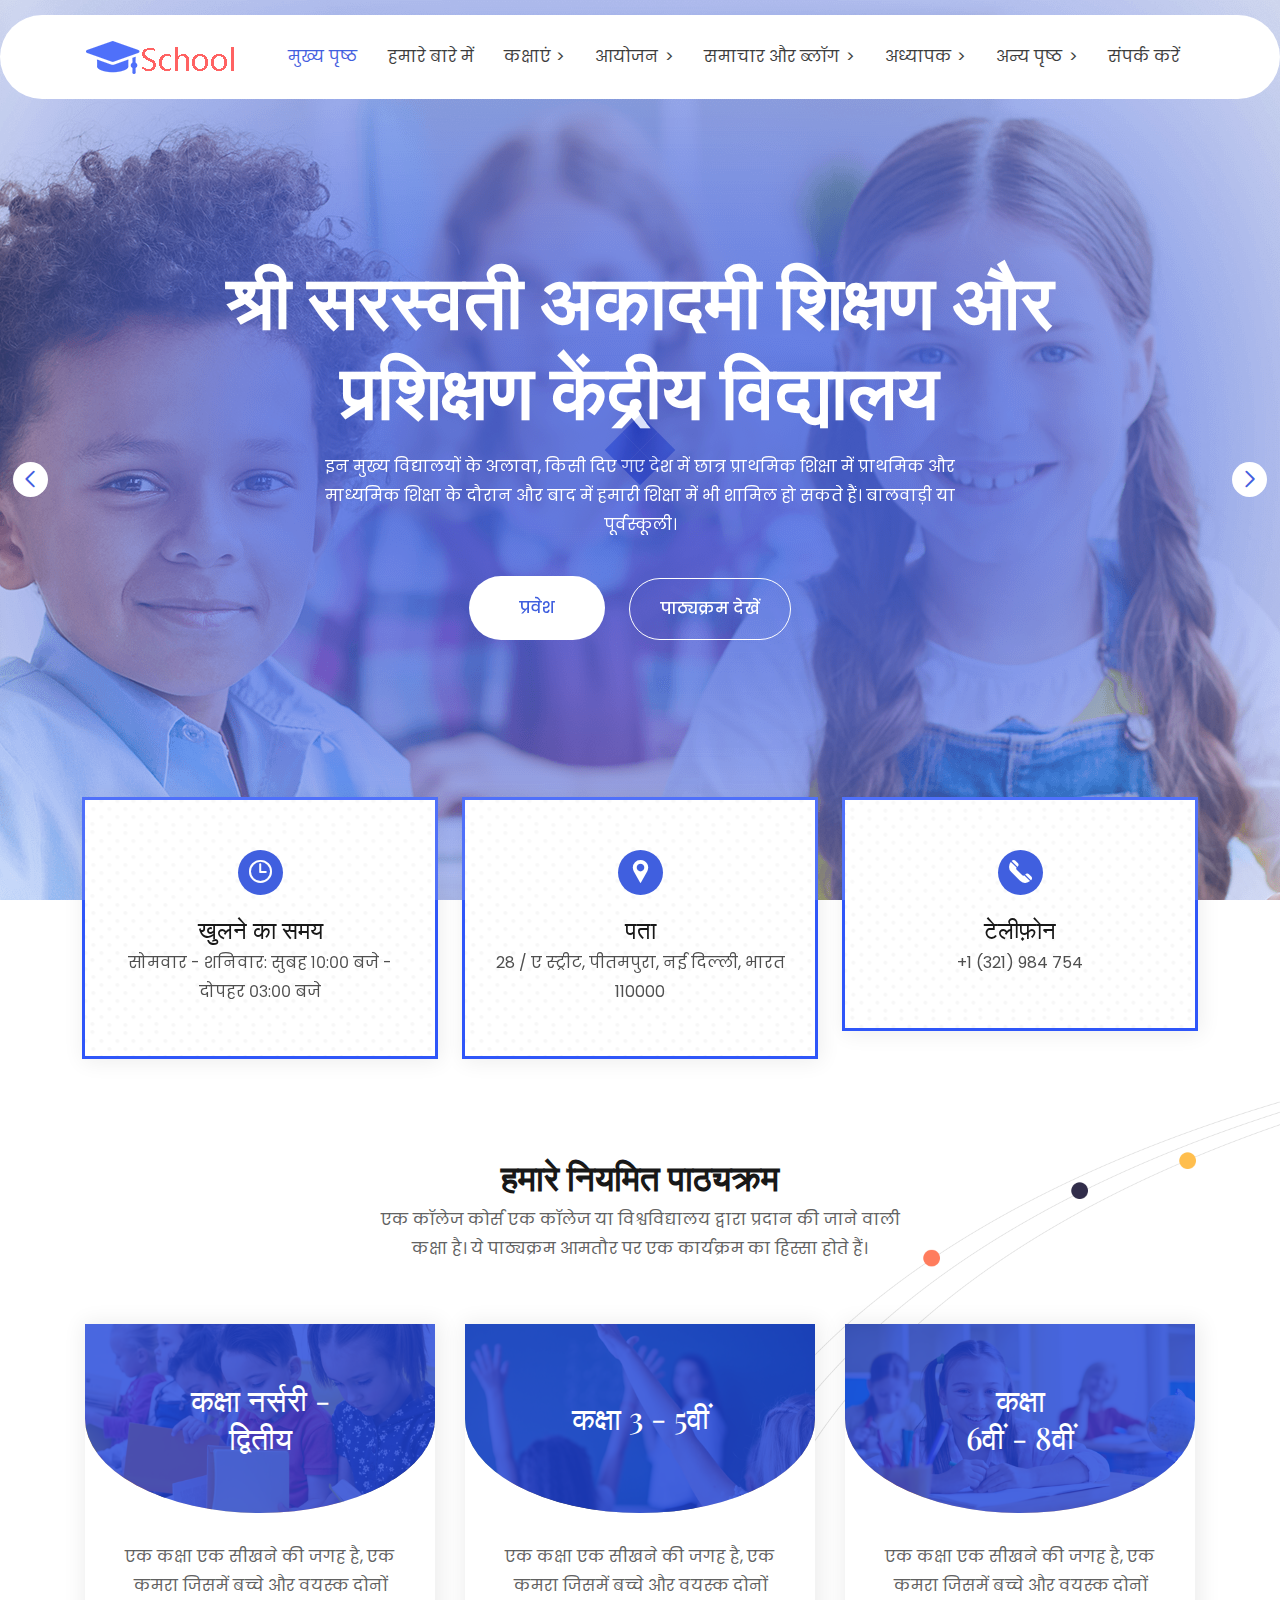
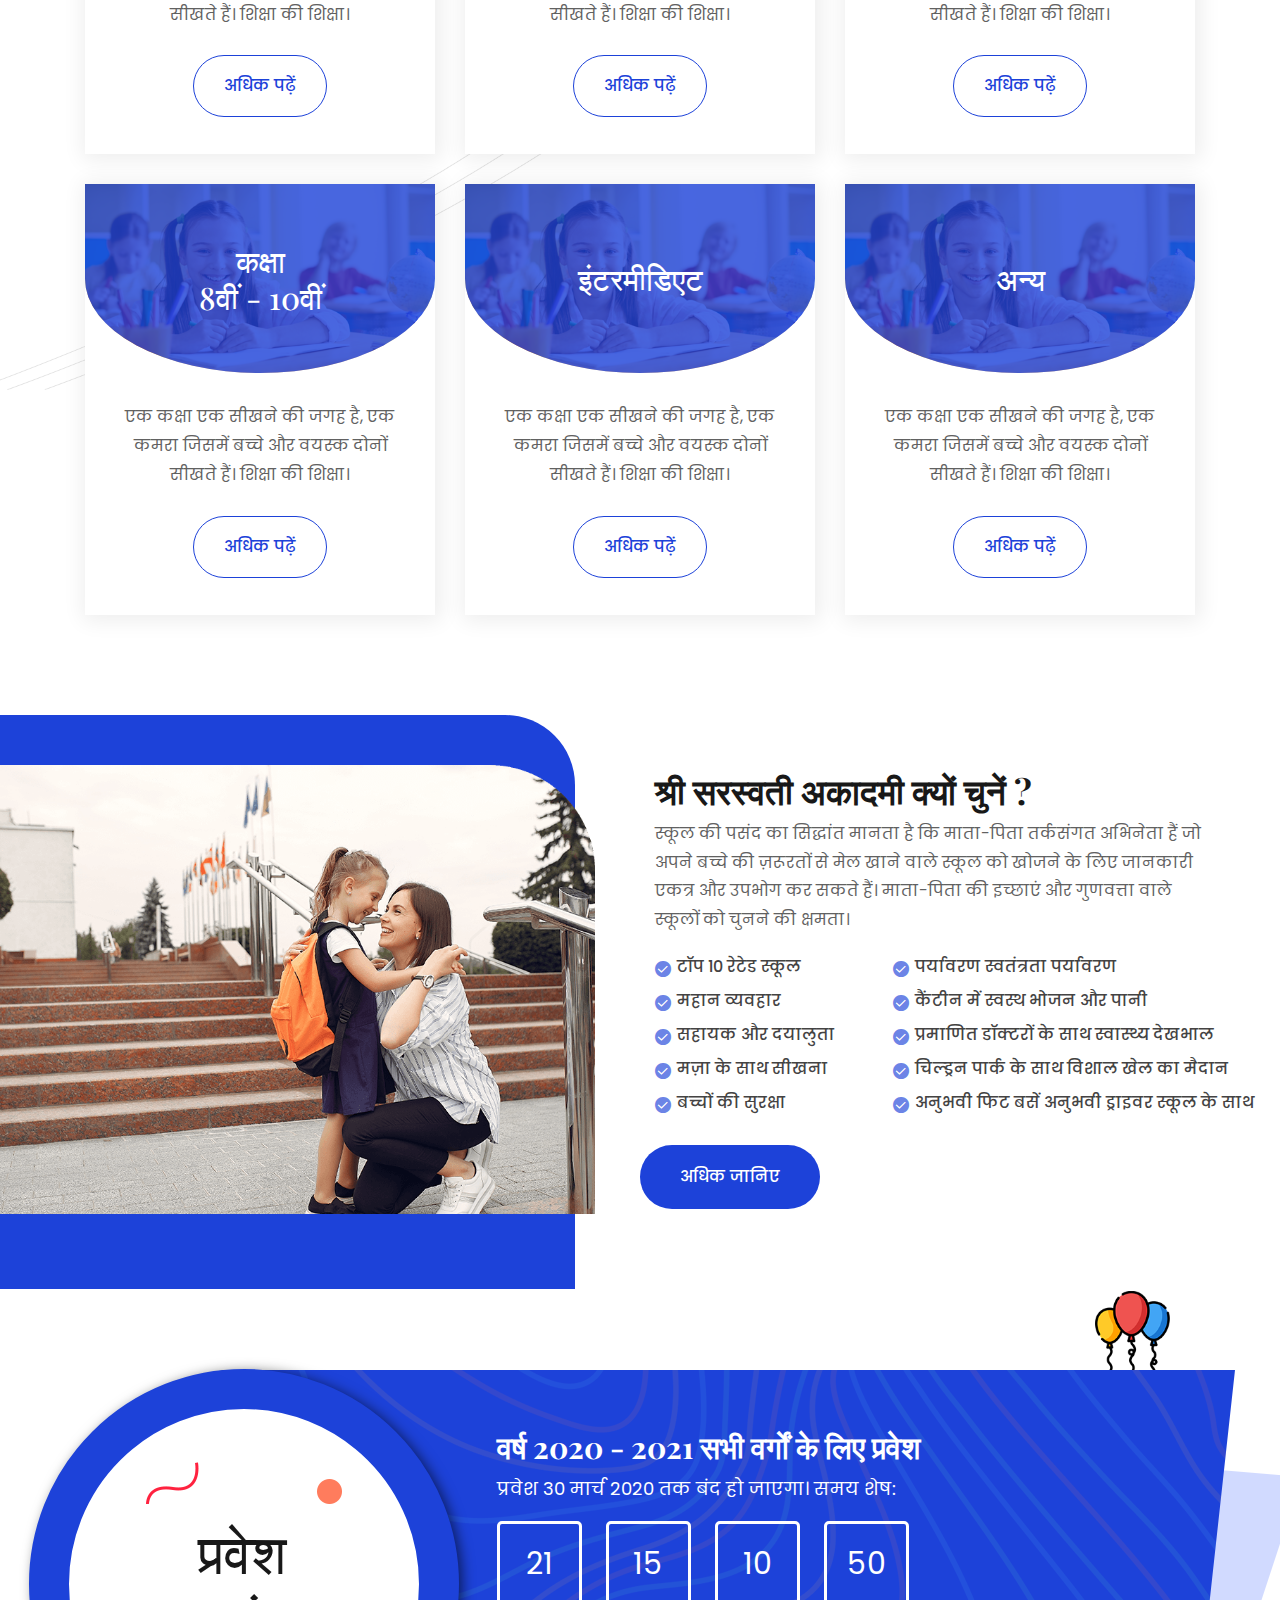
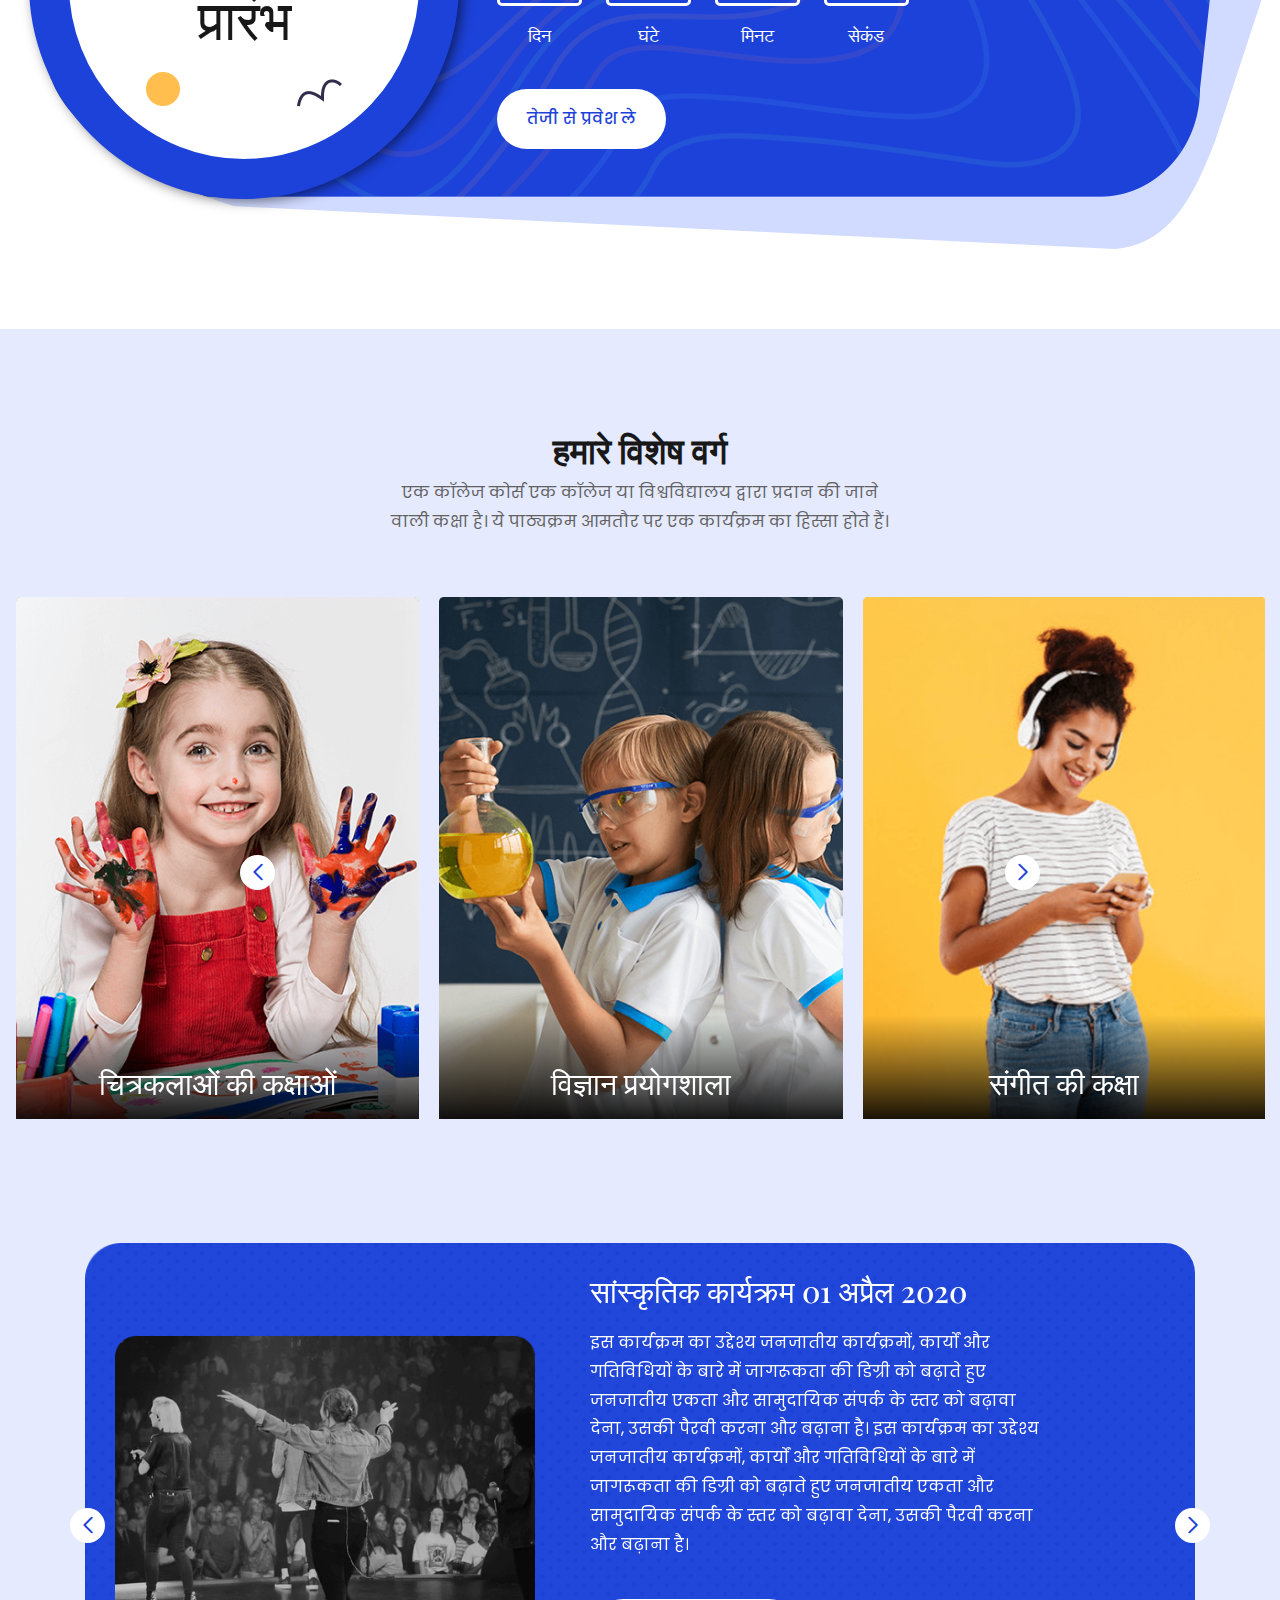
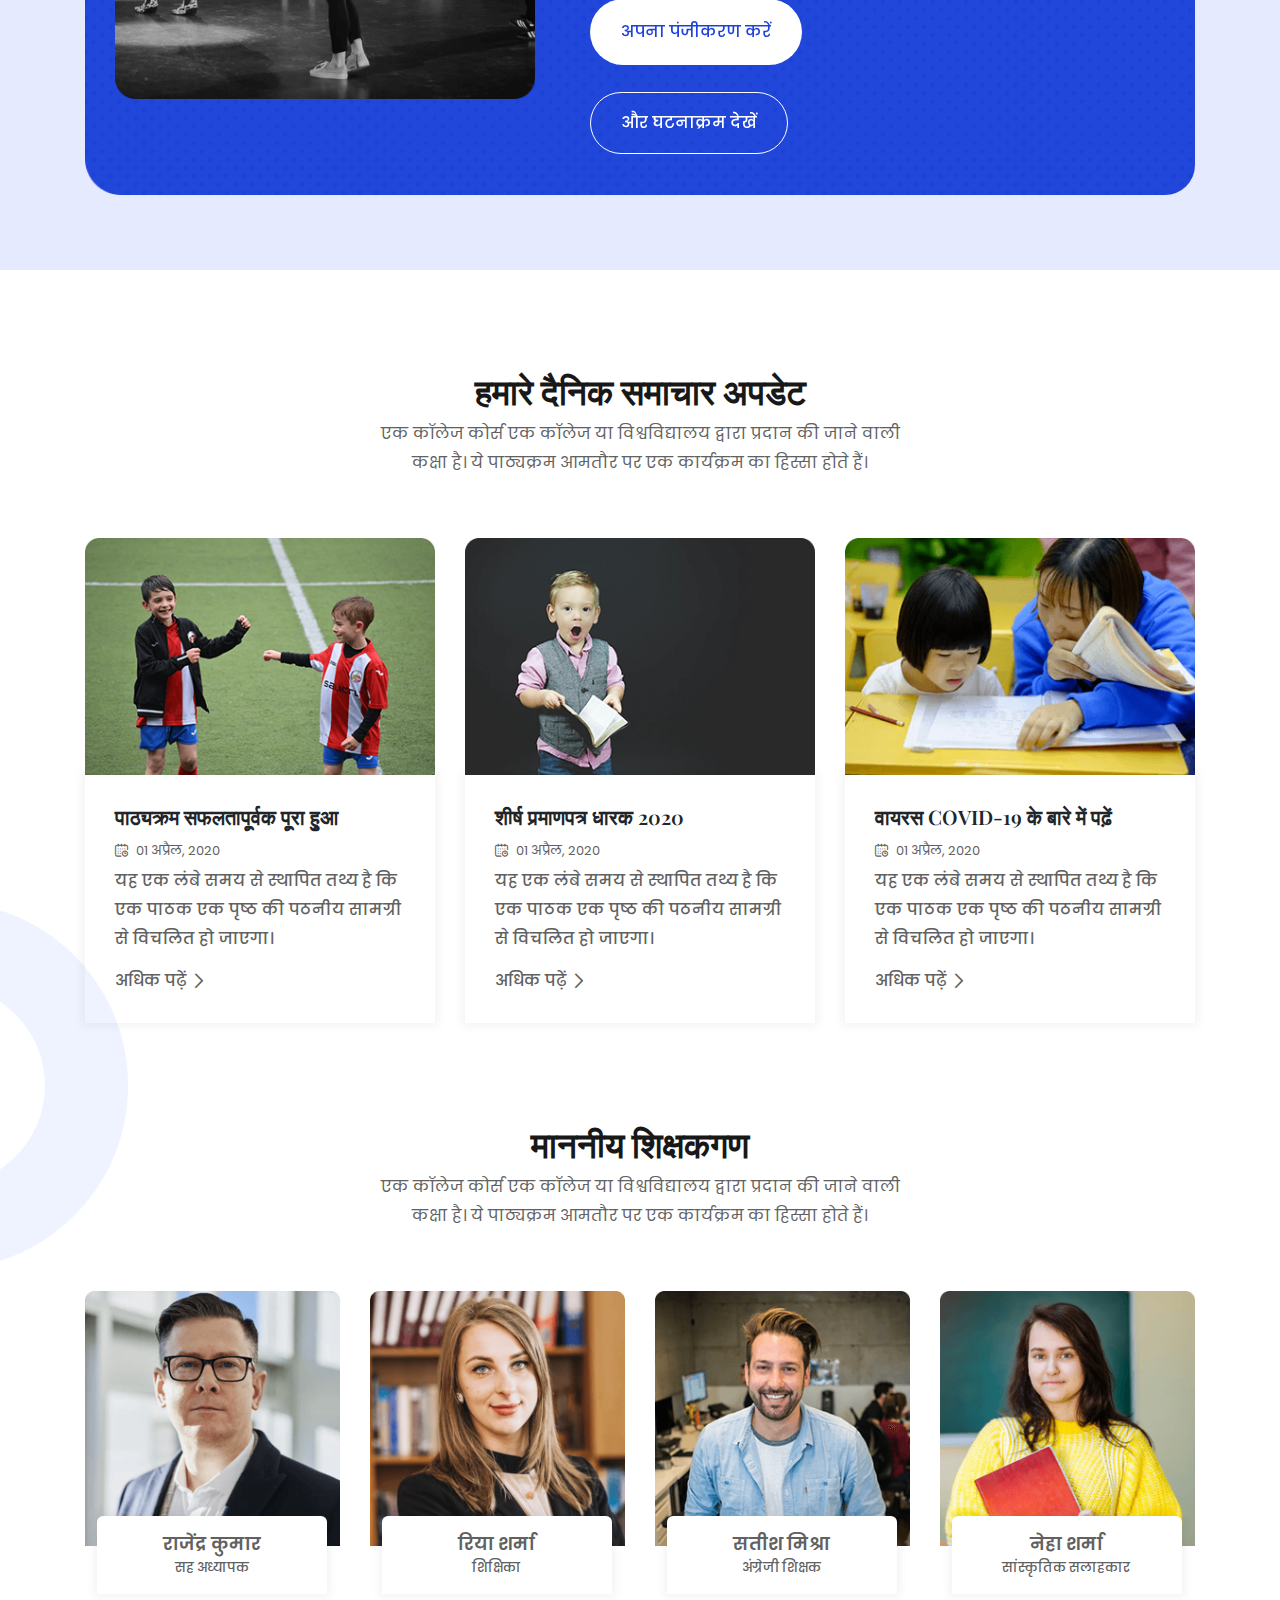
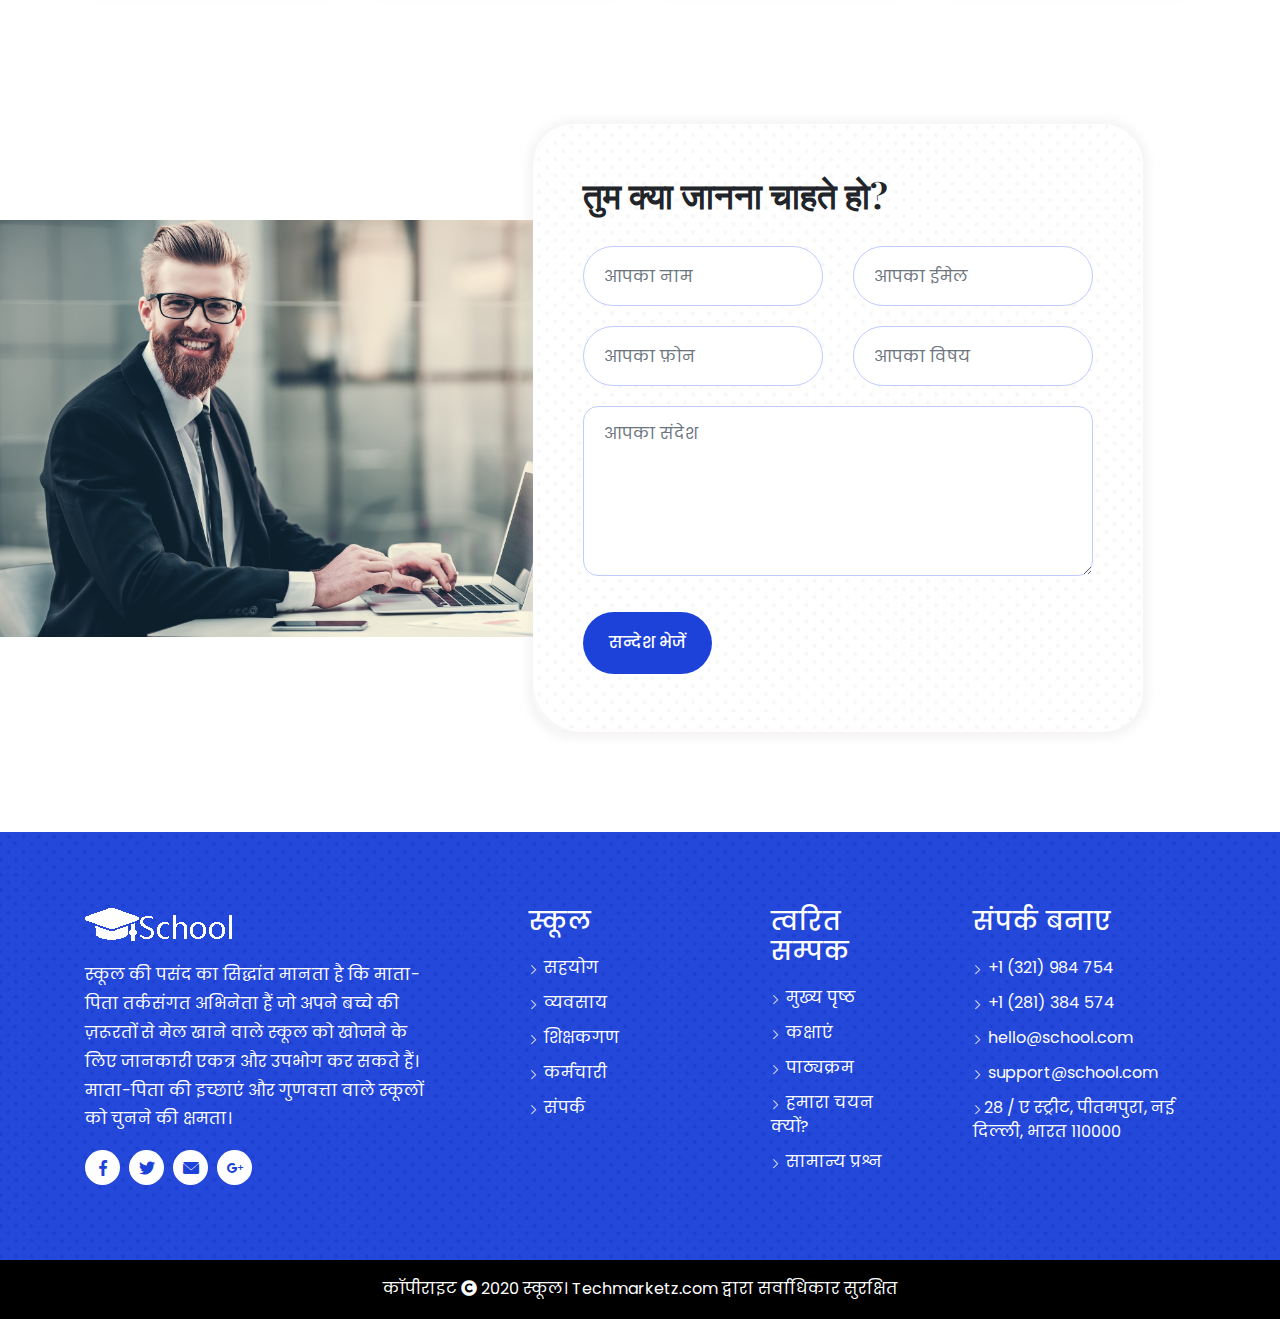
<file: index.html>
<!DOCTYPE html>
<html lang="zxx">
<head>
    <!-- Required meta tags -->
    <meta charset="UTF-8" />
    <meta name="viewport" content="width=device-width, initial-scale=1, shrink-to-fit=no" />
    <!-- Bootstrap CSS -->
    <link rel="stylesheet" type="text/css" href="assets/css/bootstrap.min.css" />
    <!-- MeanMenu CSS -->
    <link rel="stylesheet" href="assets/css/meanmenu.css" />
    <!-- Fontawsome CSS -->
    <link rel="stylesheet" type="text/css" href="assets/css/fontawesome-all.min.css" />
    <!-- Flaticon CSS -->
    <link rel="stylesheet" type="text/css" href="assets/css/flaticon.css" />
    <!-- Magnific CSS -->
    <link rel="stylesheet" type="text/css" href="assets/css/magnific-popup.css" />
    <!-- Animate CSS -->
    <link rel="stylesheet" type="text/css" href="assets/css/animate.css" />
    <!-- Owl Carousel CSS -->
    <link rel="stylesheet" href="assets/css/owl.carousel.min.css" />
    <!-- Main CSS -->
    <link rel="stylesheet" href="assets/css/style.css" />
    <!-- Responsive CSS -->
    <link rel="stylesheet" href="assets/css/responsive.css" />

    <title>School - Education HTML Template</title>

    <link rel="icon" type="image/png" href="assets/images/favicon.ico">
</head>

<body>
    <!-- Preloader -->
    <div id="loading">
        <div id="loading-center">
            <div id="loading-center-absolute">
                <div class="object" id="object_one"></div>
                <div class="object" id="object_two"></div>
                <div class="object" id="object_three"></div>
                <div class="object" id="object_four"></div>
            </div>
        </div>
    </div>
    <!-- End Preloader -->

    <!-- Start Navbar Area -->
    <div class="navbar-area">
        <div class="mobile-nav">
            <a href="index.html" class="logo">
                <img src="assets/images/logo1.png" alt="logo" />
            </a>
        </div>

        <div class="main-nav">
            <div class="container">
                <nav class="navbar navbar-expand-md navbar-light">
                    <a class="navbar-brand" href="index.html">
                        <img src="assets/images/logo1.png" alt="logo" />
                    </a>
                    <div class="collapse navbar-collapse mean-menu" id="navbarSupportedContent">
                        <ul class="navbar-nav text-right">
                            <li class="nav-item">
                                <a href="index.html" class="nav-link active">मुख्य पृष्ठ </a>
                            </li>
                            <li class="nav-item">
                                <a href="about.html" class="nav-link">हमारे बारे में</a>
                            </li>
                            <li class="nav-item">
                                <a href="#" class="nav-link dropdown-toggle">कक्षाएं</a>
                                <ul class="dropdown-menu">
                                    <li class="nav-item">
                                        <a href="classes.html" class="nav-link">कक्षाएं</a>
                                    </li>
                                    <li class="nav-item">
                                        <a href="special-class.html" class="nav-link">विशेष कक्षाएं</a>
                                    </li>
                                    <li class="nav-item">
                                        <a href="single-class.html" class="nav-link">कक्षाएं विवरण</a>
                                    </li>
                                </ul>
                            </li>
                            <li class="nav-item">
                                <a href="#" class="nav-link dropdown-toggle">आयोजन</a>
                                <ul class="dropdown-menu">
                                    <li class="nav-item">
                                        <a href="events.html" class="nav-link">आयोजन</a>
                                    </li>
                                    <li class="nav-item">
                                        <a href="single-events.html" class="nav-link">घटनाक्रम का विवरण</a>
                                    </li>
                                </ul>
                            </li>
                            <li class="nav-item">
                                <a href="#" class="nav-link dropdown-toggle">समाचार और ब्लॉग</a>
                                <ul class="dropdown-menu">
                                    <li class="nav-item">
                                        <a href="news.html" class="nav-link">समाचार और ब्लॉग</a>
                                    </li>
                                    <li class="nav-item">
                                        <a href="single-news.html" class="nav-link">समाचार और ब्लॉग विवरण</a>
                                    </li>
                                </ul>
                            </li>
                            <li class="nav-item">
                                <a href="#" class="nav-link dropdown-toggle">अध्यापक</a>
                                <ul class="dropdown-menu">
                                    <li class="nav-item">
                                        <a href="teachers.html" class="nav-link">अध्यापक</a>
                                    </li>
                                    <li class="nav-item">
                                        <a href="single-teacher.html" class="nav-link">अध्यापक  विवरण</a>
                                    </li>
                                </ul>
                            </li>
                            <li class="nav-item">
                                <a href="#" class="nav-link dropdown-toggle">अन्य पृष्ठ</a>
                                <ul class="dropdown-menu">
                                    <li class="nav-item">
                                        <a href="admission.html" class="nav-link">प्रवेश</a>
                                    </li>
                                    <li class="nav-item">
                                        <a href="pricing.html" class="nav-link">मूल्य निर्धारण</a>
                                    </li>
                                    <li class="nav-item">
                                        <a href="gallery.html" class="nav-link">गेलरी</a>
                                    </li>
                                    <li class="nav-item">
                                        <a href="testimonials.html" class="nav-link">प्रशंसापत्र</a>
                                    </li>
                                    <li class="nav-item">
                                        <a href="singnup.html" class="nav-link">साइन अप करें</a>
                                    </li>
                                    <li class="nav-item">
                                        <a href="signin.html" class="nav-link">साइन इन करें</a>
                                    </li>
                                    <li class="nav-item">
                                        <a href="404.html" class="nav-link">त्रुटि 404</a>
                                    </li>
                                    <li class="nav-item">
                                        <a href="faq.html" class="nav-link">सामान्य प्रश्न</a>
                                    </li>
                                    <li class="nav-item">
                                        <a href="terms%26condition.html" class="nav-link">नियम एवं शर्तें</a>
                                    </li>
                                    <li class="nav-item">
                                        <a href="privecy.html" class="nav-link">गोपनीयता नीति</a>
                                    </li>
                                </ul>
                            </li>
                            <li class="nav-item">
                                <a href="contact.html" class="nav-link">संपर्क करें </a>
                            </li>
                        </ul>
                    </div>
                </nav>
            </div>
        </div>
    </div>
    <!-- End Navbar Area -->

    <!-- Slider area -->
    <section class="slider-area">
        <div class="home-slider owl-carousel owl-theme">
            <div class="single-slider single-slider-bg-1">
                <div class="d-table">
                    <div class="d-table-cell">
                        <div class="container">
                            <div class="row align-items-center">
                                <div class="col-lg-12 text-center">
                                    <div class="slider-tittle one">
                                        <h1>
                                            श्री सरस्वती अकादमी <span>शिक्षण और प्रशिक्षण केंद्रीय विद्यालय </span>
                                        </h1>
                                        <p>
                                            इन मुख्य विद्यालयों के अलावा, किसी दिए गए देश में छात्र प्राथमिक शिक्षा में प्राथमिक और माध्यमिक शिक्षा के दौरान और बाद में हमारी शिक्षा में भी शामिल हो सकते हैं। बालवाड़ी या पूर्वस्कूली।
                                        </p>
                                    </div>
                                    <div class="slider-btn bnt1 text-center">
                                        <a href="admission.html" class="box-btn">प्रवेश</a>
                                        <a href="special-class.html" class="border-btn">पाठ्यक्रम देखें</a>
                                    </div>
                                </div>
                            </div>
                        </div>
                    </div>
                </div>
            </div>
            <div class="single-slider single-slider-bg-2">
                <div class="d-table">
                    <div class="d-table-cell">
                        <div class="container">
                            <div class="row align-items-center">
                                <div class="col-lg-12 text-center">
                                    <div class="slider-tittle two">
                                        <h1>
                                            श्री सरस्वती अकादमी <span>शिक्षण और प्रशिक्षण केंद्रीय विद्यालय </span>
                                        </h1>
                                        <p>
                                            इन मुख्य विद्यालयों के अलावा, किसी दिए गए देश में छात्र प्राथमिक शिक्षा में प्राथमिक और माध्यमिक शिक्षा के दौरान और बाद में हमारी शिक्षा में भी शामिल हो सकते हैं। बालवाड़ी या पूर्वस्कूली।
                                        </p>
                                    </div>
                                    <div class="slider-btn bnt2 text-center">
                                        <a href="admission.html" class="box-btn">प्रवेश</a>
                                        <a href="special-class.html" class="border-btn">पाठ्यक्रम देखें</a>
                                    </div>
                                </div>
                            </div>
                        </div>
                    </div>
                </div>
            </div>
        </div>
    </section>
    <!-- End Slider aera -->

    <!-- Service area -->
    <section class="service-area">
        <div class="container">
            <div class="row">
                <div class="col-lg-4 col-sm-6">
                    <div class="single-service text-center">
                        <div class="service-icon">
                            <i class="flaticon-clock"></i>
                        </div>
                        <div class="service-content">
                            <h2>खुलने का समय</h2>
                            <p>सोमवार - शनिवार: सुबह १०:०० बजे - दोपहर ०३:०० बजे</p>
                        </div>
                    </div>
                </div>
                <div class="col-lg-4 col-sm-6">
                    <div class="single-service text-center">
                        <div class="service-icon">
                            <i class="flaticon-pin"></i>
                        </div>
                        <div class="service-content">
                            <h2>पता</h2>
                            <p>28 / ए स्ट्रीट, पीतमपुरा, नई दिल्ली, भारत 110000</p>
                        </div>
                    </div>
                </div>
                <div class="col-lg-4 col-sm-12">
                    <div class="single-service text-center sst-10">
                        <div class="service-icon">
                            <i class="flaticon-telephone"></i>
                        </div>
                        <div class="service-content">
                            <h2>टेलीफ़ोन</h2>
                            <p>+1 (321) 984 754</p>
                        </div>
                    </div>
                </div>
            </div>
        </div>
    </section>

    <!-- End Service area -->

    <div class="shape-ellips">
        <img src="assets/images/shape.png" alt="shape" />
    </div>

    <!-- Regular Course area  -->

    <section class="home-ragular-course pb-100">
        <div class="container">
            <div class="section-tittle text-center">
                <h2>हमारे नियमित पाठ्यक्रम</h2>
                <p>
                    एक कॉलेज कोर्स एक कॉलेज या विश्वविद्यालय द्वारा प्रदान की जाने वाली कक्षा है। ये पाठ्यक्रम आमतौर पर एक कार्यक्रम का हिस्सा होते हैं।
                </p>
            </div>

            <div class="row">
                <div class="col-lg-4 col-md-6">
                    <div class="single-ragular-course">
                        <div class="course-img">
                            <img src="assets/images/courses/img1.png" alt="ragular" />
                            <h2>कक्षा नर्सरी - द्वितीय</h2>
                        </div>
                        <div class="course-content">
                            <p>एक कक्षा एक सीखने की जगह है, एक कमरा जिसमें बच्चे और वयस्क दोनों सीखते हैं। शिक्षा की शिक्षा।                            </p>
                            <a href="single-class.html" class="border-btn">अधिक पढ़ें</a>
                        </div>
                    </div>
                </div>

                <div class="col-lg-4 col-md-6">
                    <div class="single-ragular-course">
                        <div class="course-img">
                            <img src="assets/images/courses/img2.png" alt="ragular" />
                            <h2>कक्षा 3 - 5वीं</h2>
                        </div>
                        <div class="course-content">
                            <p>
                               एक कक्षा एक सीखने की जगह है, एक कमरा जिसमें बच्चे और वयस्क दोनों सीखते हैं। शिक्षा की शिक्षा।
                            </p>
                            <a href="single-class.html" class="border-btn">अधिक पढ़ें</a>
                        </div>
                    </div>
                </div>

                <div class="col-lg-4 col-md-6 sst-10">
                    <div class="single-ragular-course">
                        <div class="course-img">
                            <img src="assets/images/courses/img3.png" alt="ragular" />
                            <h2>कक्षा <br>6वीं - 8वीं</h2>
                        </div>
                        <div class="course-content">
                            <p>
                               एक कक्षा एक सीखने की जगह है, एक कमरा जिसमें बच्चे और वयस्क दोनों सीखते हैं। शिक्षा की शिक्षा।
                            </p>
                            <a href="single-class.html" class="border-btn">अधिक पढ़ें</a>
                        </div>
                    </div>
                </div>
                <div class="col-lg-4 col-md-6 sst-10">
                    <div class="single-ragular-course">
                        <div class="course-img">
                            <img src="assets/images/courses/img3.png" alt="ragular" />
                            <h2>कक्षा <br>8वीं - 10वीं</h2>
                        </div>
                        <div class="course-content">
                            <p>
                                एक कक्षा एक सीखने की जगह है, एक कमरा जिसमें बच्चे और वयस्क दोनों सीखते हैं। शिक्षा की शिक्षा।
                            </p>
                            <a href="single-class.html" class="border-btn">अधिक पढ़ें</a>
                        </div>
                    </div>
                </div>
                <div class="col-lg-4 col-md-6 sst-10">
                    <div class="single-ragular-course">
                        <div class="course-img">
                            <img src="assets/images/courses/img3.png" alt="ragular" />
                            <h2>इंटरमीडिएट</h2>
                        </div>
                        <div class="course-content">
                            <p>
                                एक कक्षा एक सीखने की जगह है, एक कमरा जिसमें बच्चे और वयस्क दोनों सीखते हैं। शिक्षा की शिक्षा।
                            </p>
                            <a href="single-class.html" class="border-btn">अधिक पढ़ें</a>
                        </div>
                    </div>
                </div>
                <div class="col-lg-4 col-md-6 sst-10">
                    <div class="single-ragular-course">
                        <div class="course-img">
                            <img src="assets/images/courses/img3.png" alt="ragular" />
                            <h2>अन्य</h2>
                        </div>
                        <div class="course-content">
                            <p>
                                एक कक्षा एक सीखने की जगह है, एक कमरा जिसमें बच्चे और वयस्क दोनों सीखते हैं। शिक्षा की शिक्षा।
                            </p>
                            <a href="single-class.html" class="border-btn">अधिक पढ़ें</a>
                        </div>
                    </div>
                </div>
            </div>
        </div>
    </section>

    <!-- End Regular Course area  -->

    <!-- Choose area  -->
    <section class="choose-area">
        <div class="container-fluid">
            <div class="row align-items-center">
                <div class="col-lg-6 pl-0">
                    <div class="home-choose-img">
                        <img src="assets/images/choose1.png" alt="choose" />
                    </div>
                </div>

                <div class="col-lg-6 home-choose">
                    <div class="home-choose-content">
                        <div class="section-tittle">
                            <h2>श्री सरस्वती अकादमी क्यों चुनें ?</h2>
                            <p>
                                स्कूल की पसंद का सिद्धांत मानता है कि माता-पिता तर्कसंगत अभिनेता हैं जो अपने बच्चे की ज़रूरतों से मेल खाने वाले स्कूल को खोजने के लिए जानकारी एकत्र और उपभोग कर सकते हैं। माता-पिता की इच्छाएं और गुणवत्ता वाले स्कूलों को चुनने की क्षमता।
                            </p>
                        </div>

                        <div class="row">
                            <div class="col-lg-4 col-sm-12 col-md-5">
                                <ul class="choose-list-left">
                                    <li><i class="flaticon-check-mark"></i>टॉप 10 रेटेड स्कूल</li>
                                    <li> <i class="flaticon-check-mark"></i>महान व्यवहार</li>
                                    <li><i class="flaticon-check-mark"></i>सहायक और दयालुता</li>
                                    <li><i class="flaticon-check-mark"></i>मज़ा के साथ सीखना</li>
                                    <li><i class="flaticon-check-mark"></i>बच्चों की सुरक्षा</li>
                                </ul>
                            </div>
                            <div class="col-lg-8 col-sm-12 col-md-7">
                                <div class="choose-list-home">
                                    <ul>
                                        <li> <i class="flaticon-check-mark"></i>पर्यावरण स्वतंत्रता पर्यावरण</li>
                                        <li> <i class="flaticon-check-mark"></i>कैंटीन में स्वस्थ भोजन और पानी</li>
                                        <li> <i class="flaticon-check-mark"></i>प्रमाणित डॉक्टरों के साथ स्वास्थ्य देखभाल</li>
                                        <li><i class="flaticon-check-mark"></i>चिल्ड्रन पार्क के साथ विशाल खेल का मैदान</li>
                                        <li><i class="flaticon-check-mark"></i>अनुभवी फिट बसें अनुभवी ड्राइवर स्कूल के साथ</li>
                                    </ul>
                                </div>
                            </div>
                            <a href="#" class="box-btn">अधिक जानिए</a>
                        </div>
                    </div>
                </div>
            </div>
        </div>
    </section>
    <!-- End Choose area -->

    <!-- Admission Area -->
    <section class="home-admission">
        <div class="container-fluid">
            <div class="row">
                <div class="col-lg-12">
                    <div class="single-addmission">
                        <div class="row">
                            <div class="col-lg-4 col-md-5">
                                <div class="admission-circle">
                                    <h2>प्रवेश  <span>प्रारंभ</span></h2>

                                    <div class="admission-shape1">
                                        <img src="assets/images/admission/shape1.png" alt="shape" />
                                    </div>
                                    <div class="admission-shape2">
                                        <img src="assets/images/admission/shape2.png" alt="shape" />
                                    </div>
                                    <div class="admission-shape3">
                                        <img src="assets/images/admission/shape3.png" alt="shape" />
                                    </div>
                                    <div class="admission-shape4">
                                        <img src="assets/images/admission/shape4.png" alt="shape" />
                                    </div>
                                </div>
                            </div>
                            <div class="col-lg-8 col-md-7">
                                <div class="admission-content">
                                    <h2>वर्ष 2020 - 2021 सभी वर्गों के लिए प्रवेश</h2>
                                    <p>प्रवेश 30 मार्च 2020 तक बंद हो जाएगा। समय शेष:</p>
                                    <ul class="admission-list">
                                        <li>
                                            <p id="days">21</p>
                                            <span>दिन</span>
                                        </li>
                                        <li>
                                            <p id="hours">15</p>
                                            <span>घंटे</span>
                                        </li>
                                        <li>
                                            <p id="minutes">10</p>
                                            <span>मिनट</span>
                                        </li>
                                        <li>
                                            <p id="seconds">50</p>
                                            <span>सेकंड</span>
                                        </li>
                                    </ul>
                                    <a href="admission.html" class="box-btn">तेजी से प्रवेश ले</a>
                                </div>
                            </div>
                        </div>
                        <span class="loon">
                            <img src="assets/images/admission/shape5.png" alt="shape" />
                        </span>
                    </div>
                </div>
            </div>
        </div>
    </section>
    <!-- End Admission Area -->

    <!-- Special Course -->
    <section class="home-special-course">
        <div class="container-fluid">
            <div class="section-tittle text-center">
                <h2>हमारे विशेष वर्ग</h2>
                <p>
                    एक कॉलेज कोर्स एक कॉलेज या विश्वविद्यालय द्वारा प्रदान की जाने वाली कक्षा है। ये पाठ्यक्रम आमतौर पर एक कार्यक्रम का हिस्सा होते हैं।
                </p>
            </div>

            <div class="home-course-slider owl-carousel owl-theme">
                <div class="single-home-special-course">
                    <div class="course-img">
                        <img src="assets/images/courses/img4.png" alt="course" />
                        <div class="course-content">
                            <h2>चित्रकलाओं की कक्षाओं</h2>
                            <p>
                                चित्रकला सबक एक संगीत वाद्ययंत्र बजाने या गाने में औपचारिक निर्देश का एक प्रकार है।
                            </p>
                            <a href="single-class.html" class="box-btn">अधिक पढ़ें</a>
                        </div>
                    </div>
                </div>

                <div class="single-home-special-course">
                    <div class="course-img">
                        <img src="assets/images/courses/img5.png" alt="course" />
                        <div class="course-content">
                            <h2>विज्ञान प्रयोगशाला</h2>
                            <p>
                                विज्ञान के पाठ एक संगीत वाद्ययंत्र बजाने या गाने का एक औपचारिक निर्देश है।
                            </p>
                            <a href="single-class.html" class="box-btn">अधिक पढ़ें</a>

                        </div>
                    </div>
                </div>

                <div class="single-home-special-course">
                    <div class="course-img">
                        <img src="assets/images/courses/img6.png" alt="course" />
                        <div class="course-content">
                            <h2>संगीत की कक्षा</h2>
                            <p>
                                संगीत वाद्ययंत्र बजाना या गाना बजाना एक प्रकार का औपचारिक निर्देश है।
                            </p>
                            <a href="single-class.html" class="box-btn">अधिक पढ़ें</a>

                        </div>
                    </div>
                </div>

                <div class="single-home-special-course">
                    <div class="course-img">
                        <img src="assets/images/courses/img7.png" alt="course" />
                        <div class="course-content">
                            <h2>कला वर्ग</h2>
                            <p>
                                कला कक्षाएं संगीत वाद्ययंत्र बजाने या गाने के लिए औपचारिक निर्देश का एक प्रकार है।
                            </p>
                            <a href="single-class.html" class="box-btn">अधिक पढ़ें</a>

                        </div>
                    </div>
                </div>
            </div>
        </div>
    </section>
    <!-- End Special Course -->
    <!-- Course Slider  -->
    <section class="course-slider-area">
        <div class="container">
            <div class="course-slider owl-carousel owl-theme">
                <div class="row align-items-center">
                    <div class="col-lg-5 col-md-5">
                        <div class="course-slider-img">
                            <img src="assets/images/courses/slider-img.png" alt="course" />
                        </div>
                    </div>
                    <div class="col-lg-7 col-md-7">
                        <div class="course-slider-content">
                            <h2>सांस्कृतिक कार्यक्रम 01 अप्रैल 2020</h2>
                            <p>
                               इस कार्यक्रम का उद्देश्य जनजातीय कार्यक्रमों, कार्यों और गतिविधियों के बारे में जागरूकता की डिग्री को बढ़ाते हुए जनजातीय एकता और सामुदायिक संपर्क के स्तर को बढ़ावा देना, उसकी पैरवी करना और बढ़ाना है।
                               इस कार्यक्रम का उद्देश्य जनजातीय कार्यक्रमों, कार्यों और गतिविधियों के बारे में जागरूकता की डिग्री को बढ़ाते हुए जनजातीय एकता और सामुदायिक संपर्क के स्तर को बढ़ावा देना, उसकी पैरवी करना और बढ़ाना है।
                            </p>

                            <div class="course-slider-btn">
                                <a href="#" class="box-btn">अपना पंजीकरण करें</a>
                                <a href="#" class="border-btn">और घटनाक्रम देखें</a>
                            </div>
                        </div>
                    </div>
                </div>

                <div class="row align-items-center">
                    <div class="col-lg-5 col-md-5">
                        <div class="course-slider-img">
                            <img src="assets/images/courses/slider-img2.png" alt="course" />
                        </div>
                    </div>
                    <div class="col-lg-7 col-md-7">
                        <div class="course-slider-content">
                            <h2>वार्षिक कार्यक्रम 01 अप्रैल 2020</h2>
                            <p>
                                इस कार्यक्रम का उद्देश्य जनजातीय कार्यक्रमों, कार्यों और गतिविधियों के बारे में जागरूकता की डिग्री को बढ़ाते हुए जनजातीय एकता और सामुदायिक संपर्क के स्तर को बढ़ावा देना, उसकी पैरवी करना और बढ़ाना है।इस कार्यक्रम का उद्देश्य जनजातीय कार्यक्रमों, कार्यों और गतिविधियों के बारे में जागरूकता की डिग्री को बढ़ाते हुए जनजातीय एकता और सामुदायिक संपर्क के स्तर को बढ़ावा देना, उसकी पैरवी करना और बढ़ाना है।
                            </p>

                            <div class="course-slider-btn">
                                <a href="#" class="box-btn">अपना पंजीकरण करें</a>
                                <a href="#" class="border-btn">और घटनाक्रम देखें</a>
                            </div>
                        </div>
                    </div>
                </div>
            </div>
        </div>
    </section>
    <!-- End Course Slider -->

    <span class="left-shape">
        <img src="assets/images/left-shape.png" alt="shape"/>
    </span>

    <!-- News Area -->
    <section class="home-news pb-100 pt-100">
        <div class="container">
            <div class="section-tittle text-center">
                <h2>हमारे दैनिक समाचार अपडेट</h2>
                <p>
                   एक कॉलेज कोर्स एक कॉलेज या विश्वविद्यालय द्वारा प्रदान की जाने वाली कक्षा है। ये पाठ्यक्रम आमतौर पर एक कार्यक्रम का हिस्सा होते हैं।
                </p>
            </div>

            <div class="row">
                <div class="col-lg-4 col-md-6">
                    <div class="single-home-news">
                        <a href="single-news.html">
                            <img src="assets/images/news/img1.png" alt="news" />
                        </a>

                        <div class="single-home-content">
                            <h2>पाठ्यक्रम सफलतापूर्वक पूरा हुआ</h2>
                            <p class="calender">
                                <i class="flaticon-calendar"></i> 01 अप्रैल, 2020
                            </p>
                            <p>
                               यह एक लंबे समय से स्थापित तथ्य है कि एक पाठक एक पृष्ठ की पठनीय सामग्री से विचलित हो जाएगा।
                            </p>
                            <a href="single-news.html" class="line-bnt">अधिक पढ़ें <i class="flaticon-next"></i></a>
                        </div>
                    </div>
                </div>
                <div class="col-lg-4 col-md-6">
                    <div class="single-home-news">
                        <a href="single-news.html">
                            <img src="assets/images/news/img2.png" alt="news" />
                        </a>

                        <div class="single-home-content">
                            <h2>शीर्ष प्रमाणपत्र धारक 2020</h2>
                            <p class="calender">
                                <i class="flaticon-calendar"></i> 01 अप्रैल, 2020
                            </p>
                            <p>
                               यह एक लंबे समय से स्थापित तथ्य है कि एक पाठक एक पृष्ठ की पठनीय सामग्री से विचलित हो जाएगा।
                            </p>
                            <a href="single-news.html" class="line-bnt">अधिक पढ़ें <i class="flaticon-next"></i></a>
                        </div>
                    </div>
                </div>
                <div class="col-lg-4 col-md-6 sst-10">
                    <div class="single-home-news">
                        <a href="single-news.html">
                            <img src="assets/images/news/img3.png" alt="news" />
                        </a>

                        <div class="single-home-content">
                            <h2>वायरस COVID-19 के बारे में पढ़ें</h2>
                            <p class="calender">
                                <i class="flaticon-calendar"></i> 01 अप्रैल, 2020
                            </p>
                            <p>
                               यह एक लंबे समय से स्थापित तथ्य है कि एक पाठक एक पृष्ठ की पठनीय सामग्री से विचलित हो जाएगा।
                            </p>
                            <a href="single-news.html" class="line-bnt">अधिक पढ़ें <i class="flaticon-next"></i></a>
                        </div>
                    </div>
                </div>
            </div>
        </div>
    </section>
    <!-- End News Area -->

    <!-- Teachers Area -->
    <section class="home-teachers-area">
        <div class="container">
            <div class="section-tittle text-center">
                <h2>माननीय शिक्षकगण</h2>
                <p>
                    एक कॉलेज कोर्स एक कॉलेज या विश्वविद्यालय द्वारा प्रदान की जाने वाली कक्षा है। ये पाठ्यक्रम आमतौर पर एक कार्यक्रम का हिस्सा होते हैं।
                </p>
            </div>

            <div class="row">
                <div class="col-lg-3 col-sm-6">
                    <div class="single-home-teacher">
                        <div class="teacher-img">
                            <a href="single-teacher.html">
                                <img src="assets/images/teachers/img9.png" alt="teacher" /></a>
                        </div>
                        <div class="teachers-content">
                            <h2>राजेंद्र कुमार</h2>
                            <p>सह अध्यापक</p>
                        </div>
                        <div class="teacher-social">
                            <ul>
                                <li>
                                    <a href="#"><i class="flaticon-facebook"></i></a>
                                </li>
                                <li>
                                    <a href="#"><i class="flaticon-twitter"></i></a>
                                </li>
                                <li>
                                    <a href="#"><i class="flaticon-envelope"></i></a>
                                </li>
                                <li>
                                    <a href="#"><i class="flaticon-right-arrow"></i></a>
                                </li>
                            </ul>
                        </div>
                    </div>
                </div>
                <div class="col-lg-3 col-sm-6">
                    <div class="single-home-teacher">
                        <div class="teacher-img">
                            <a href="single-teacher.html">
                                <img src="assets/images/teachers/img8.png" alt="teacher" /></a>
                        </div>
                        <div class="teachers-content">
                            <h2>रिया शर्मा</h2>
                            <p>शिक्षिका</p>
                        </div>
                        <div class="teacher-social">
                            <ul>
                                <li>
                                    <a href="#"><i class="flaticon-facebook"></i></a>
                                </li>
                                <li>
                                    <a href="#"><i class="flaticon-twitter"></i></a>
                                </li>
                                <li>
                                    <a href="#"><i class="flaticon-envelope"></i></a>
                                </li>
                                <li>
                                    <a href="#"><i class="flaticon-right-arrow"></i></a>
                                </li>
                            </ul>
                        </div>
                    </div>
                </div>
                <div class="col-lg-3 col-sm-6">
                    <div class="single-home-teacher">
                        <div class="teacher-img">
                            <a href="single-teacher.html">
                                <img src="assets/images/teachers/img3.png" alt="teacher" /></a>
                        </div>
                        <div class="teachers-content">
                            <h2>सतीश मिश्रा</h2>
                            <p>अंग्रेजी शिक्षक</p>
                        </div>
                        <div class="teacher-social">
                            <ul>
                                <li>
                                    <a href="#"><i class="flaticon-facebook"></i></a>
                                </li>
                                <li>
                                    <a href="#"><i class="flaticon-twitter"></i></a>
                                </li>
                                <li>
                                    <a href="#"><i class="flaticon-envelope"></i></a>
                                </li>
                                <li>
                                    <a href="#"><i class="flaticon-right-arrow"></i></a>
                                </li>
                            </ul>
                        </div>
                    </div>
                </div>
                <div class="col-lg-3 col-sm-6">
                    <div class="single-home-teacher">
                        <div class="teacher-img">
                            <a href="single-teacher.html">
                                <img src="assets/images/teachers/img12.png" alt="teacher" /></a>

                        </div>
                        <div class="teachers-content">
                            <h2>नेहा शर्मा</h2>
                            <p>सांस्कृतिक सलाहकार</p>
                        </div>
                        <div class="teacher-social">
                            <ul>
                                <li>
                                    <a href="#"><i class="flaticon-facebook"></i></a>
                                </li>
                                <li>
                                    <a href="#"><i class="flaticon-twitter"></i></a>
                                </li>
                                <li>
                                    <a href="#"><i class="flaticon-envelope"></i></a>
                                </li>
                                <li>
                                    <a href="#"><i class="flaticon-right-arrow"></i></a>
                                </li>
                            </ul>
                        </div>
                    </div>
                </div>
            </div>
        </div>
    </section>
    <!-- End Teachers Area -->

    <!-- Contact Area -->
    <section class="home-contact-area pb-100 pt-100">
        <div class="container-fluid">
            <div class="row align-items-center">
                <div class="col-lg-6 pl-0">
                    <div class="contact-img">
                        <img src="assets/images/contact.png" alt="contact" />
                    </div>
                </div>
                <div class="col-lg-6">
                    <div class="home-contact-content">
                        <h2>तुम क्या जानना चाहते हो?</h2>
                        <form id="contactForm">
                            <div class="row">
                                <div class="col-lg-6 col-sm-6">
                                    <div class="form-group">
                                        <input type="text" name="name" id="name" class="form-control" required data-error="Please enter your name" placeholder="आपका नाम" />
                                        <div class="help-block with-errors"></div>
                                    </div>
                                </div>

                                <div class="col-lg-6 col-sm-6">
                                    <div class="form-group">
                                        <input type="email" name="email" id="email" class="form-control" required data-error="Please enter your email" placeholder="आपका ईमेल" />
                                        <div class="help-block with-errors"></div>
                                    </div>
                                </div>

                                <div class="col-lg-6 col-sm-6">
                                    <div class="form-group">
                                        <input type="text" name="phone_number" id="phone_number" required data-error="Please enter your number" class="form-control" placeholder="आपका फ़ोन" />
                                        <div class="help-block with-errors"></div>
                                    </div>
                                </div>

                                <div class="col-lg-6 col-sm-6">
                                    <div class="form-group">
                                        <input type="text" name="msg_subject" id="msg_subject" class="form-control" required data-error="Please enter your subject" placeholder="आपका विषय" />
                                        <div class="help-block with-errors"></div>
                                    </div>
                                </div>

                                <div class="col-lg-12 col-md-12">
                                    <div class="form-group">
                                        <textarea name="message" class="form-control" id="message" cols="30" rows="5" required data-error="Write your message" placeholder="आपका संदेश"></textarea>
                                        <div class="help-block with-errors"></div>
                                    </div>
                                </div>

                                <div class="col-lg-12 col-md-12">
                                    <button type="submit" class="default-btn page-btn box-btn">
                                                सन्देश भेजें
                                     </button>
                                    <div id="msgSubmit" class="h3 text-center hidden"></div>
                                    <div class="clearfix"></div>
                                </div>
                            </div>
                        </form>
                    </div>
                </div>
            </div>
        </div>
    </section>
    <!-- End Contact Area -->

    <!-- Footer Area -->
    <div class="footer-area">
        <div class="container">
            <div class="row">
                <div class="col-lg-4 col-md-6">
                    <div class="footer-left">
                        <a href="index.html" class="logo"><img src="assets/images/logo2.png" alt="logo" /></a>
                        <p>
                            स्कूल की पसंद का सिद्धांत मानता है कि माता-पिता तर्कसंगत अभिनेता हैं जो अपने बच्चे की ज़रूरतों से मेल खाने वाले स्कूल को खोजने के लिए जानकारी एकत्र और उपभोग कर सकते हैं। माता-पिता की इच्छाएं और गुणवत्ता वाले स्कूलों को चुनने की क्षमता।
                        </p>
                        <ul class="footer-social">
                            <li>
                                <a href="#"><i class="flaticon-facebook"></i></a>
                            </li>
                            <li>
                                <a href="#"><i class="flaticon-twitter"></i></a>
                            </li>
                            <li>
                                <a href="#"><i class="flaticon-envelope"></i></a>
                            </li>
                            <li>
                                <a href="#"><i class="flaticon-google-plus"></i></a>
                            </li>
                        </ul>
                    </div>
                </div>
                <div class="col-lg-3 col-md-6">
                    <div class="footer-content fml-25">
                        <h2>स्कूल</h2>
                        <ul>
                            <li>
                                <a href="#"><i class="flaticon-next"></i> सहयोग</a>
                            </li>
                            <li>
                                <a href="#"><i class="flaticon-next"></i> व्यवसाय</a>
                            </li>
                            <li>
                                <a href="#"><i class="flaticon-next"></i> शिक्षकगण</a>
                            </li>
                            <li>
                                <a href="#"><i class="flaticon-next"></i> कर्मचारी</a>
                            </li>
                            <li>
                                <a href="#"><i class="flaticon-next"></i> संपर्क</a>
                            </li>
                        </ul>
                    </div>
                </div>
                <div class="col-lg-2 col-md-6">
                    <div class="footer-content fml-15">
                        <h2>त्वरित सम्पक</h2>
                        <ul>
                            <li>
                                <a href="#"><i class="flaticon-next"></i> मुख्य पृष्ठ</a>
                            </li>
                            <li>
                                <a href="#"><i class="flaticon-next"></i> कक्षाएं</a>
                            </li>
                            <li>
                                <a href="#"><i class="flaticon-next"></i> पाठ्यक्रम</a>
                            </li>
                            <li>
                                <a href="#"><i class="flaticon-next"></i> हमारा चयन क्यों?</a>
                            </li>
                            <li>
                                <a href="#"><i class="flaticon-next"></i> सामान्य प्रश्न</a>
                            </li>
                        </ul>
                    </div>
                </div>
                <div class="col-lg-3 col-md-6">
                    <div class="footer-content fml-15 fml-20">
                        <h2>संपर्क बनाए</h2>
                        <ul>
                            <li>
                                <a href="#"><i class="flaticon-next"></i> +1 (321) 984 754</a>
                            </li>
                            <li>
                                <a href="#"><i class="flaticon-next"></i> +1 (281) 384 574</a>
                            </li>
                            <li>
                                <a href="#"><i class="flaticon-next"></i> hello@school.com</a>
                            </li>
                            <li>
                                <a href="#"><i class="flaticon-next"></i> support@school.com</a>
                            </li>
                            <li>
                                <a href="#">
                                    <i class="flaticon-next"></i>28 / ए स्ट्रीट, पीतमपुरा, नई दिल्ली, भारत 110000
                                </a>
                            </li>
                        </ul>
                    </div>
                </div>
            </div>
        </div>
    </div>
    <!-- End Footer Area -->

    <!-- Copy Area -->
    <div class="copy-area">
        <div class="container">
            <div class="col-lg-12">
                <div class="row">
                    <div class="copy">
                        <p>
                            कॉपीराइट <i class="fa fa-copyright"></i> 2020 स्कूल। <a href="https://techmarketz.com/" target="_blank">Techmarketz.com </a> द्वारा सर्वाधिकार सुरक्षित
                            
                        </p>
                    </div>
                </div>
            </div>
        </div>
    </div>
    <!-- End Copy Area -->

    <!-- Scroll top -->
    <a href="#" class="scroll-top wow bounceInDown">
        <i class="fas fa-angle-double-up"></i>
    </a>

    <!-- Js -->
    <script src="assets/js/jquery.min.js"></script>
    <!-- Boostrap Js  -->
    <script src="assets/js/popper.min.js"></script>
    <script src="assets/js/bootstrap.min.js"></script>
    <!-- MeanMenu JS -->
    <script src="assets/js/jquery.meanmenu.js"></script>
    <script src="assets/js/jquery.magnific-popup.min.js"></script>
    <!-- Owl carasol Js -->
    <script src="assets/js/owl.carousel.min.js"></script>
    <!-- Wow js -->
    <script src="assets/js/wow.min.js"></script>
    <!-- Isotope Js -->
    <script src="assets/js/isotope.pkgd.min.js"></script>
    <!-- Form Validator Js  -->
    <script src="assets/js/form-validator.min.js"></script>
    <!-- Contact Form Js -->
    <script src="assets/js/contact-form-script.js"></script>
    <!-- Main js -->
    <script src="assets/js/main.js"></script>

</body>
</html>
</file>
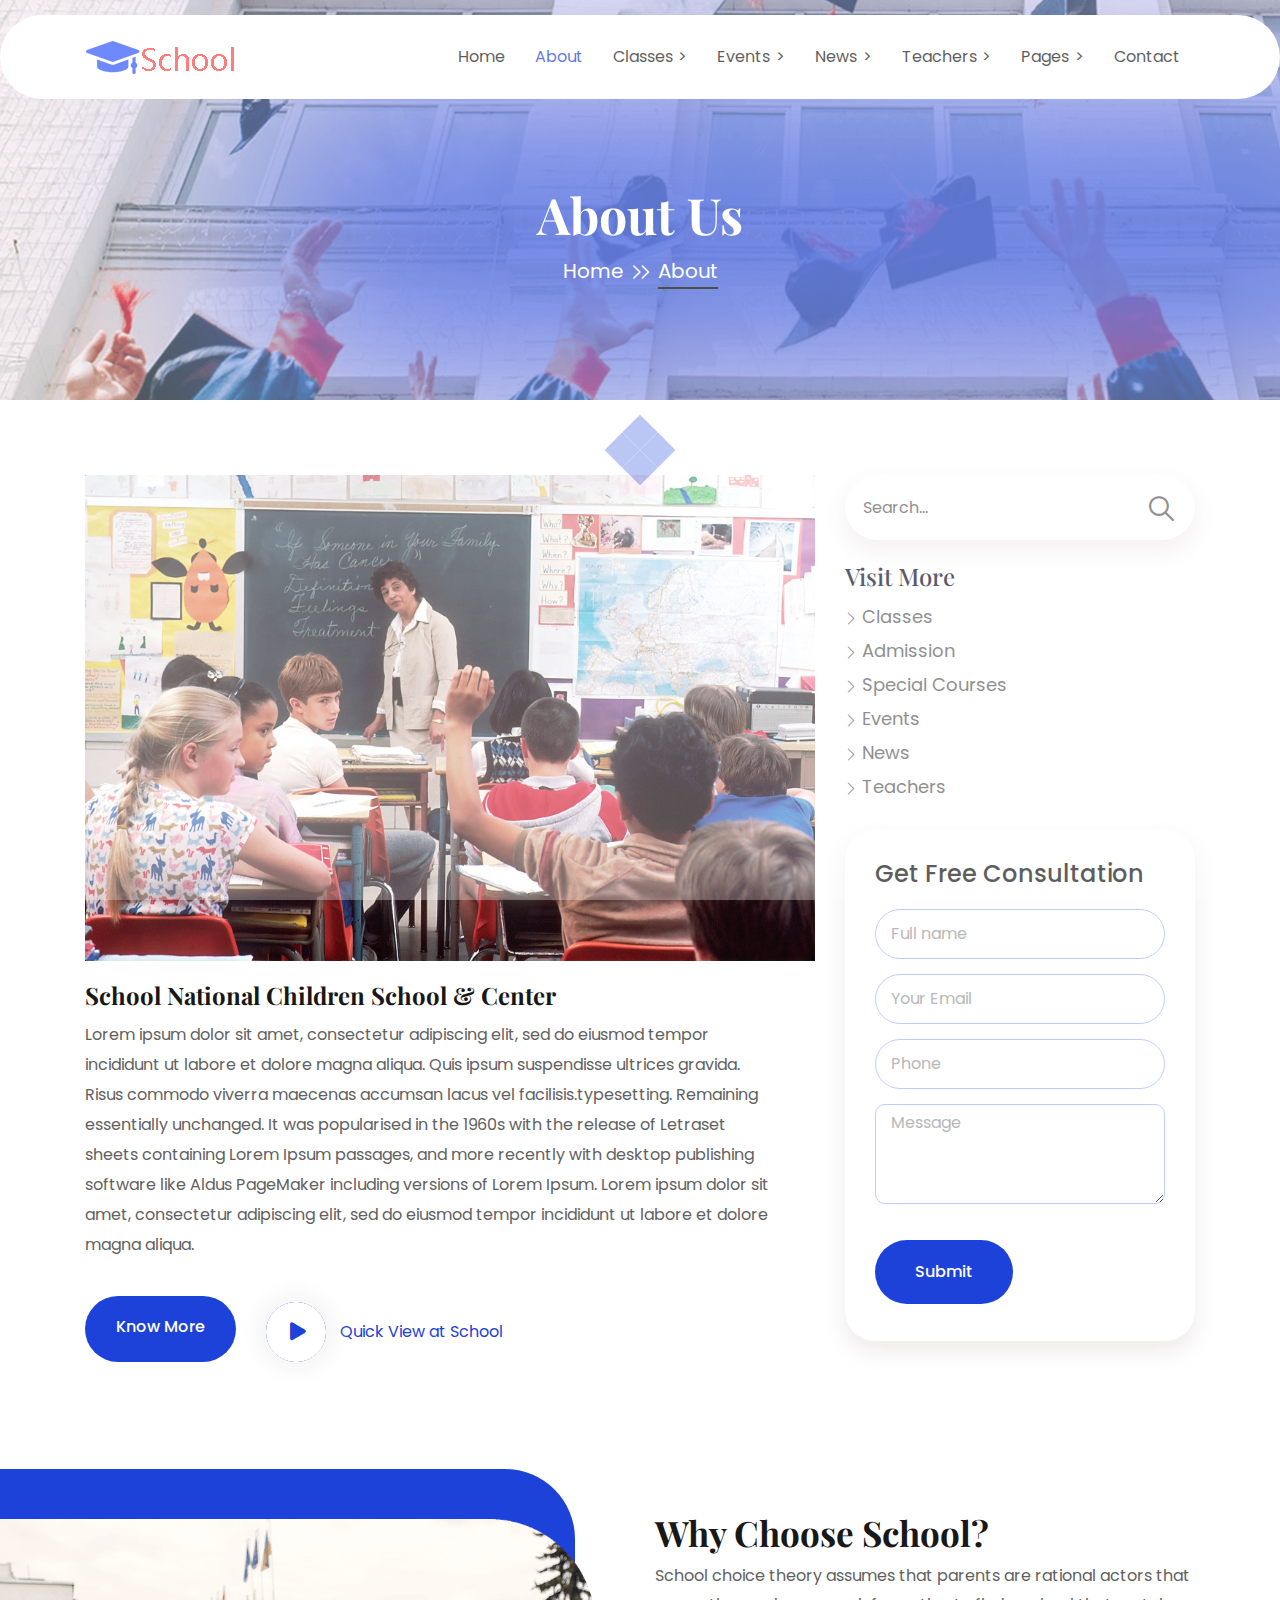
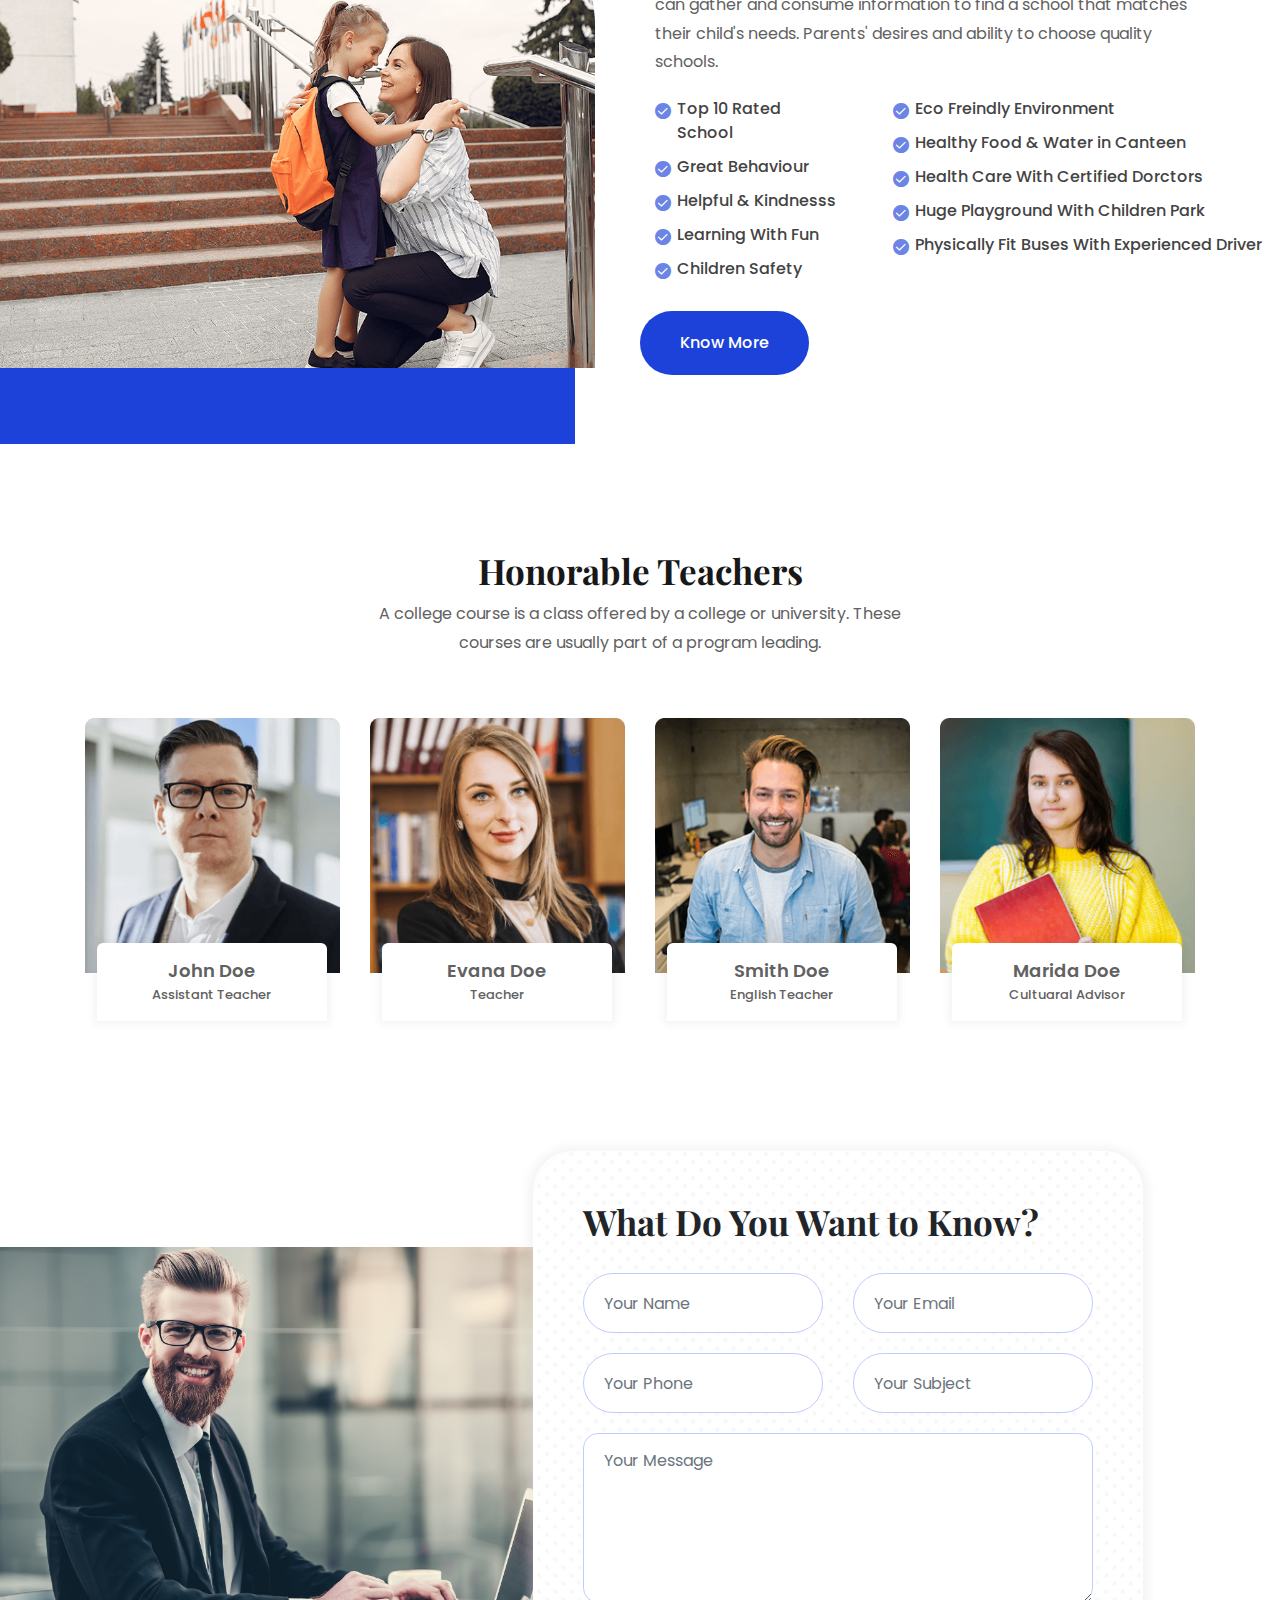
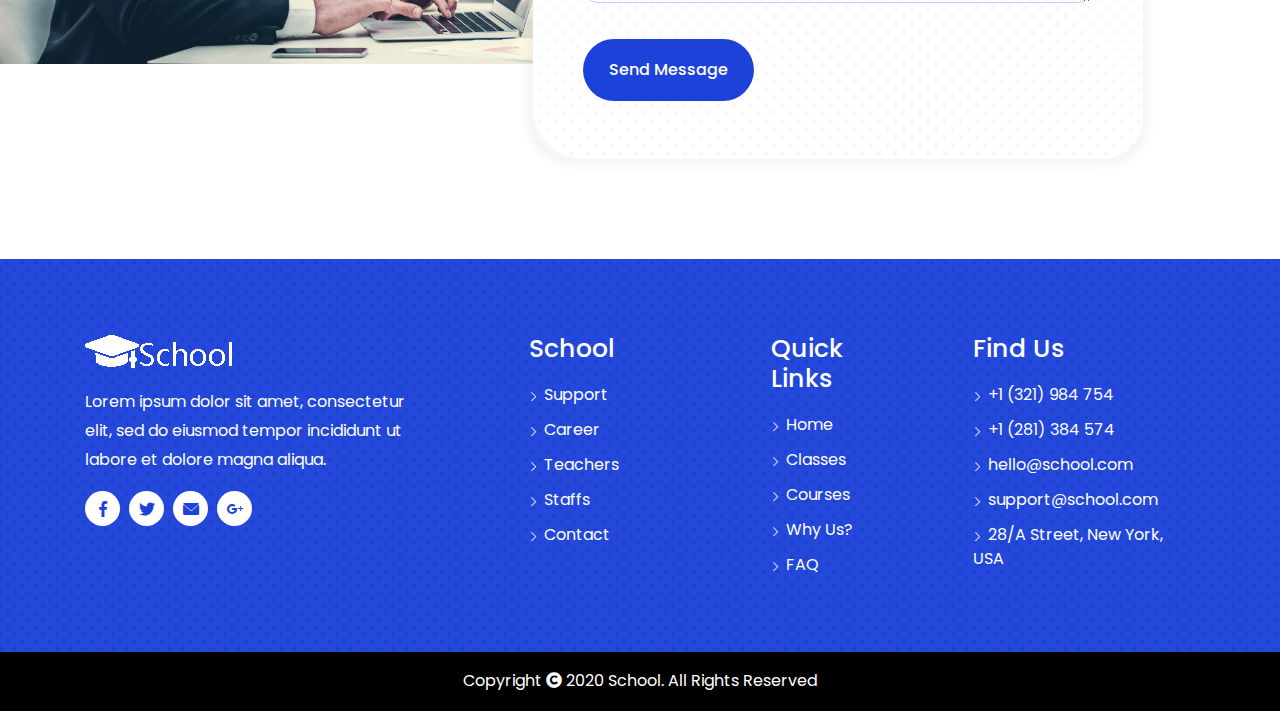
<file: about.html>
<!DOCTYPE html>
<html lang="zxx">
<head>
    <!-- Required meta tags -->
    <meta charset="UTF-8" />
    <meta name="viewport" content="width=device-width, initial-scale=1, shrink-to-fit=no" />
    <!-- Bootstrap CSS -->
    <link rel="stylesheet" type="text/css" href="assets/css/bootstrap.min.css" />
    <!-- MeanMenu CSS -->
    <link rel="stylesheet" href="assets/css/meanmenu.css" />
    <!-- Fontawsome CSS -->
    <link rel="stylesheet" type="text/css" href="assets/css/fontawesome-all.min.css" />
    <!-- Flaticon CSS -->
    <link rel="stylesheet" type="text/css" href="assets/css/flaticon.css" />
    <!-- Magnific CSS -->
    <link rel="stylesheet" type="text/css" href="assets/css/magnific-popup.css" />
    <link rel="stylesheet" type="text/css" href="assets/css/animate.css" />
    <!-- Owl Carousel CSS -->
    <link rel="stylesheet" href="assets/css/owl.carousel.min.css" />
    <!-- Main CSS -->
    <link rel="stylesheet" href="assets/css/style.css" />
    <!-- Responsive CSS -->
    <link rel="stylesheet" href="assets/css/responsive.css" />

    <title>School - We Focus on Your Children’s Development</title>

    <link rel="icon" type="image/png" href="assets/images/favicon.ico">


</head>

<body>
    <!-- Preloader -->
    <div id="loading">
        <div id="loading-center">
            <div id="loading-center-absolute">
                <div class="object" id="object_one"></div>
                <div class="object" id="object_two"></div>
                <div class="object" id="object_three"></div>
                <div class="object" id="object_four"></div>
            </div>
        </div>
    </div>
    <!-- End Preloader -->

    <!-- Start Navbar Area -->
    <div class="navbar-area">
        <div class="mobile-nav">
            <a href="index.html" class="logo">
                <img src="assets/images/logo1.png" alt="logo" />
            </a>
        </div>

        <div class="main-nav">
            <div class="container">
                <nav class="navbar navbar-expand-md navbar-light">
                    <a class="navbar-brand" href="index.html">
                        <img src="assets/images/logo1.png" alt="logo" />
                    </a>
                    <div class="collapse navbar-collapse mean-menu" id="navbarSupportedContent">
                        <ul class="navbar-nav text-right">
                            <li class="nav-item">
                                <a href="index.html" class="nav-link">Home</a>
                            </li>
                            <li class="nav-item">
                                <a href="about.html" class="nav-link active">About</a>
                            </li>
                            <li class="nav-item">
                                <a href="#" class="nav-link dropdown-toggle">Classes</a>
                                <ul class="dropdown-menu">
                                    <li class="nav-item">
                                        <a href="classes.html" class="nav-link">Classes</a>
                                    </li>
                                    <li class="nav-item">
                                        <a href="special-class.html" class="nav-link">Special Courses</a>
                                    </li>
                                    <li class="nav-item">
                                        <a href="single-class.html" class="nav-link">Classes Details</a>
                                    </li>
                                </ul>
                            </li>
                            <li class="nav-item">
                                <a href="#" class="nav-link dropdown-toggle">Events</a>
                                <ul class="dropdown-menu">
                                    <li class="nav-item">
                                        <a href="events.html" class="nav-link">Events</a>
                                    </li>
                                    <li class="nav-item">
                                        <a href="single-events.html" class="nav-link">Events Details</a>
                                    </li>
                                </ul>
                            </li>
                            <li class="nav-item">
                                <a href="#" class="nav-link dropdown-toggle">News</a>
                                <ul class="dropdown-menu">
                                    <li class="nav-item">
                                        <a href="news.html" class="nav-link">News</a>
                                    </li>
                                    <li class="nav-item">
                                        <a href="single-news.html" class="nav-link">News Details</a>
                                    </li>
                                </ul>
                            </li>
                            <li class="nav-item">
                                <a href="#" class="nav-link dropdown-toggle">Teachers</a>
                                <ul class="dropdown-menu">
                                    <li class="nav-item">
                                        <a href="teachers.html" class="nav-link">Teachers</a>
                                    </li>
                                    <li class="nav-item">
                                        <a href="single-teacher.html" class="nav-link">Teachers Details</a>
                                    </li>
                                </ul>
                            </li>
                            <li class="nav-item">
                                <a href="#" class="nav-link dropdown-toggle">Pages</a>
                                <ul class="dropdown-menu">
                                    <li class="nav-item">
                                        <a href="admission.html" class="nav-link">Admission</a>
                                    </li>
                                    <li class="nav-item">
                                        <a href="pricing.html" class="nav-link">Pricing</a>
                                    </li>
                                    <li class="nav-item">
                                        <a href="gallery.html" class="nav-link">Gallery</a>
                                    </li>
                                    <li class="nav-item">
                                        <a href="testimonials.html" class="nav-link">Testimonials</a>
                                    </li>
                                    <li class="nav-item">
                                        <a href="singnup.html" class="nav-link">Signup</a>
                                    </li>
                                    <li class="nav-item">
                                        <a href="signin.html" class="nav-link">Signin</a>
                                    </li>
                                    <li class="nav-item">
                                        <a href="404.html" class="nav-link">Error 404</a>
                                    </li>
                                    <li class="nav-item">
                                        <a href="faq.html" class="nav-link">FAQ</a>
                                    </li>
                                    <li class="nav-item">
                                        <a href="terms%26condition.html" class="nav-link">Terms & Conditions</a>
                                    </li>
                                    <li class="nav-item">
                                        <a href="privecy.html" class="nav-link">Privacy Policy</a>
                                    </li>
                                </ul>
                            </li>
                            <li class="nav-item">
                                <a href="contact.html" class="nav-link">Contact </a>
                            </li>
                        </ul>
                    </div>
                </nav>
            </div>
        </div>
    </div>
    <!-- End Navbar Area -->

    <!-- Start Page Title Area -->
    <div class="banner-area about">
        <div class="d-table">
            <div class="d-table-cell">
                <div class="container">
                    <div class="page-title-content">
                        <h2>About Us</h2>
                        <ul>
                            <li>
                                <a href="index.html"> Home </a>
                                <i class="flaticon-fast-forward"></i>
                                <p class="active"> About</p>
                            </li>
                        </ul>
                    </div>
                </div>
            </div>
        </div>
    </div>
    <!-- End Page Title Area -->

    <!-- About Area -->
    <section class="about-area">
        <div class="container">
            <div class="row">
                <div class="col-lg-8 col-md-7">
                    <div class="single-about">
                        <div class="about-img">
                            <img src="assets/images/about-img.png" alt="about" />
                        </div>

                        <div class="about-contnet">
                            <h2>School National Children School & Center</h2>
                            <p>
                                Lorem ipsum dolor sit amet, consectetur adipiscing elit, sed do eiusmod tempor incididunt ut labore et dolore magna aliqua. Quis ipsum suspendisse ultrices gravida. Risus commodo viverra maecenas accumsan lacus vel facilisis.typesetting. Remaining essentially
                                unchanged. It was popularised in the 1960s with the release of Letraset sheets containing Lorem Ipsum passages, and more recently with desktop publishing software like Aldus PageMaker including versions of Lorem Ipsum.
                                Lorem ipsum dolor sit amet, consectetur adipiscing elit, sed do eiusmod tempor incididunt ut labore et dolore magna aliqua.
                            </p>
                        </div>
                        <div class="about-btn">
                            <a href="#" class="box-btn">Know More</a>
                            <a href="https://www.youtube.com/watch?v=_ysd-zHamjk" class="video-pop">
                                <span class="video"> <i class="fa fa-play"></i> </span> Quick View at School
                            </a>
                        </div>
                    </div>
                </div>

                <div class="col-lg-4 col-md-5">
                    <div class="about-content-right">
                        <form>
                            <div class="input-group">
                                <input type="text" class="form-control about-search" placeholder="Search..." />
                            </div>
                            <button type="submit"> <i class="flaticon-search"></i></button>
                        </form>
                        <p class="visit">Visit More</p>

                        <ul class="about-list">
                            <li>
                                <a href="#"> <i class="flaticon-next"></i>Classes</a>
                            </li>
                            <li>
                                <a href="#"> <i class="flaticon-next"></i>Admission</a>
                            </li>
                            <li>
                                <a href="#"> <i class="flaticon-next"></i>Special Courses</a>
                            </li>
                            <li>
                                <a href="#"> <i class="flaticon-next"></i>Events</a>
                            </li>
                            <li>
                                <a href="#"> <i class="flaticon-next"></i>News</a>
                            </li>
                            <li>
                                <a href="#"> <i class="flaticon-next"></i>Teachers</a>
                            </li>
                        </ul>

                        <div class="consultation-area">
                            <h2>Get Free Consultation</h2>
                            <form class="form-group">
                                <div class="row">
                                    <div class="col-md-12">
                                        <input type="text" class="form-control" placeholder="Full name" />
                                    </div>
                                    <div class="col-md-12">
                                        <input type="email" class="form-control" placeholder="Your Email" />
                                    </div>
                                    <div class="col-md-12">
                                        <input type="text" class="form-control" placeholder="Phone" />
                                    </div>
                                    <div class="col-md-12">
                                        <textarea placeholder="Message" class="form-control"></textarea>
                                    </div>
                                </div>
                            </form>
                            <a href="#" class="box-btn">Submit</a>
                        </div>
                    </div>
                </div>
            </div>
        </div>
    </section>
    <!-- End About Area -->

    <!-- Choose area  -->
    <section class="choose-area">
        <div class="container-fluid">
            <div class="row align-items-center">
                <div class="col-lg-6 pl-0">
                    <div class="home-choose-img">
                        <img src="assets/images/choose1.png" alt="choose" />
                    </div>
                </div>

                <div class="col-lg-6 home-choose">
                    <div class="home-choose-content">
                        <div class="section-tittle">
                            <h2>Why Choose School?</h2>
                            <p>
                                School choice theory assumes that parents are rational actors that can gather and consume information to find a school that matches their child's needs. Parents' desires and ability to choose quality schools.
                            </p>
                        </div>

                        <div class="row">
                            <div class="col-lg-4 col-sm-12 col-md-5">
                                <ul class="choose-list-left">
                                    <li><i class="flaticon-check-mark"></i>Top 10 Rated School</li>
                                    <li> <i class="flaticon-check-mark"></i>Great Behaviour</li>
                                    <li><i class="flaticon-check-mark"></i>Helpful & Kindnesss</li>
                                    <li><i class="flaticon-check-mark"></i>Learning With Fun</li>
                                    <li><i class="flaticon-check-mark"></i>Children Safety</li>
                                </ul>
                            </div>
                            <div class="col-lg-8 col-sm-12 col-md-7">
                                <div class="choose-list-home">
                                    <ul>
                                        <li> <i class="flaticon-check-mark"></i>Eco Freindly Environment</li>
                                        <li> <i class="flaticon-check-mark"></i>Healthy Food & Water in Canteen</li>
                                        <li> <i class="flaticon-check-mark"></i>Health Care With Certified Dorctors</li>
                                        <li><i class="flaticon-check-mark"></i>Huge Playground With Children Park</li>
                                        <li><i class="flaticon-check-mark"></i>Physically Fit Buses With Experienced Driver</li>
                                    </ul>
                                </div>
                            </div>
                            <a href="#" class="box-btn">Know More</a>
                        </div>
                    </div>
                </div>
            </div>
        </div>
    </section>
    <!-- End Choose area -->

    <!-- Teachers Area -->
    <section class="home-teachers-area pt-100">
        <div class="container">
            <div class="section-tittle text-center">
                <h2>Honorable Teachers</h2>
                <p>
                    A college course is a class offered by a college or university. These courses are usually part of a program leading.
                </p>
            </div>

            <div class="row">
                <div class="col-lg-3 col-sm-6">
                    <div class="single-home-teacher">
                        <div class="teacher-img">
                            <a href="single-teacher.html">
                                <img src="assets/images/teachers/img9.png" alt="teacher" /></a>
                        </div>
                        <div class="teachers-content">
                            <h2>John Doe</h2>
                            <p>Assistant Teacher</p>
                        </div>
                        <div class="teacher-social">
                            <ul>
                                <li>
                                    <a href="#"><i class="flaticon-facebook"></i></a>
                                </li>
                                <li>
                                    <a href="#"><i class="flaticon-twitter"></i></a>
                                </li>
                                <li>
                                    <a href="#"><i class="flaticon-envelope"></i></a>
                                </li>
                                <li>
                                    <a href="#"><i class="flaticon-right-arrow"></i></a>
                                </li>
                            </ul>
                        </div>
                    </div>
                </div>
                <div class="col-lg-3 col-sm-6">
                    <div class="single-home-teacher">
                        <div class="teacher-img">
                            <a href="single-teacher.html">
                                <img src="assets/images/teachers/img8.png" alt="teacher" /></a>
                        </div>
                        <div class="teachers-content">
                            <h2>Evana Doe</h2>
                            <p>Teacher</p>
                        </div>
                        <div class="teacher-social">
                            <ul>
                                <li>
                                    <a href="#"><i class="flaticon-facebook"></i></a>
                                </li>
                                <li>
                                    <a href="#"><i class="flaticon-twitter"></i></a>
                                </li>
                                <li>
                                    <a href="#"><i class="flaticon-envelope"></i></a>
                                </li>
                                <li>
                                    <a href="#"><i class="flaticon-right-arrow"></i></a>
                                </li>
                            </ul>
                        </div>
                    </div>
                </div>
                <div class="col-lg-3 col-sm-6">
                    <div class="single-home-teacher">
                        <div class="teacher-img">
                            <a href="single-teacher.html">
                                <img src="assets/images/teachers/img3.png" alt="teacher" /></a>
                        </div>
                        <div class="teachers-content">
                            <h2>Smith Doe</h2>
                            <p>English Teacher</p>
                        </div>
                        <div class="teacher-social">
                            <ul>
                                <li>
                                    <a href="#"><i class="flaticon-facebook"></i></a>
                                </li>
                                <li>
                                    <a href="#"><i class="flaticon-twitter"></i></a>
                                </li>
                                <li>
                                    <a href="#"><i class="flaticon-envelope"></i></a>
                                </li>
                                <li>
                                    <a href="#"><i class="flaticon-right-arrow"></i></a>
                                </li>
                            </ul>
                        </div>
                    </div>
                </div>
                <div class="col-lg-3 col-sm-6">
                    <div class="single-home-teacher">
                        <div class="teacher-img">
                            <a href="single-teacher.html">
                                <img src="assets/images/teachers/img12.png" alt="teacher" /></a>
                        </div>
                        <div class="teachers-content">
                            <h2>Marida Doe</h2>
                            <p>Cultuaral Advisor</p>
                        </div>
                        <div class="teacher-social">
                            <ul>
                                <li>
                                    <a href="#"><i class="flaticon-facebook"></i></a>
                                </li>
                                <li>
                                    <a href="#"><i class="flaticon-twitter"></i></a>
                                </li>
                                <li>
                                    <a href="#"><i class="flaticon-envelope"></i></a>
                                </li>
                                <li>
                                    <a href="#"><i class="flaticon-right-arrow"></i></a>
                                </li>
                            </ul>
                        </div>
                    </div>
                </div>
            </div>
        </div>
    </section>
    <!-- End Teachers Area -->

    <!-- Contact Area -->
    <section class="home-contact-area pb-100 pt-100">
        <div class="container-fluid">
            <div class="row align-items-center">
                <div class="col-lg-6 pl-0">
                    <div class="contact-img">
                        <img src="assets/images/contact.png" alt="contact" />
                    </div>
                </div>
                <div class="col-lg-6">
                    <div class="home-contact-content">
                        <h2>What Do You Want to Know?</h2>
                        <form id="contactForm">
                            <div class="row">
                                <div class="col-lg-6 col-sm-6">
                                    <div class="form-group">
                                        <input type="text" name="name" id="name" class="form-control" required data-error="Please enter your name" placeholder="Your Name" />
                                        <div class="help-block with-errors"></div>
                                    </div>
                                </div>

                                <div class="col-lg-6 col-sm-6">
                                    <div class="form-group">
                                        <input type="email" name="email" id="email" class="form-control" required data-error="Please enter your email" placeholder="Your Email" />
                                        <div class="help-block with-errors"></div>
                                    </div>
                                </div>

                                <div class="col-lg-6 col-sm-6">
                                    <div class="form-group">
                                        <input type="text" name="phone_number" id="phone_number" required data-error="Please enter your number" class="form-control" placeholder="Your Phone" />
                                        <div class="help-block with-errors"></div>
                                    </div>
                                </div>

                                <div class="col-lg-6 col-sm-6">
                                    <div class="form-group">
                                        <input type="text" name="msg_subject" id="msg_subject" class="form-control" required data-error="Please enter your subject" placeholder="Your Subject" />
                                        <div class="help-block with-errors"></div>
                                    </div>
                                </div>

                                <div class="col-lg-12 col-md-12">
                                    <div class="form-group">
                                        <textarea name="message" class="form-control" id="message" cols="30" rows="5" required data-error="Write your message" placeholder="Your Message"></textarea>
                                        <div class="help-block with-errors"></div>
                                    </div>
                                </div>

                                <div class="col-lg-12 col-md-12">
                                    <button type="submit" class="default-btn page-btn box-btn">
                                                Send Message
                                     </button>
                                    <div id="msgSubmit" class="h3 text-center hidden"></div>
                                    <div class="clearfix"></div>
                                </div>
                            </div>
                        </form>
                    </div>
                </div>
            </div>
        </div>
    </section>
    <!-- End Contact Area -->

    <!-- Footer Area -->
    <div class="footer-area">
        <div class="container">
            <div class="row">
                <div class="col-lg-4 col-md-6">
                    <div class="footer-left">
                        <a href="index.html" class="logo"><img src="assets/images/logo2.png" alt="logo" /></a>
                        <p>
                            Lorem ipsum dolor sit amet, consectetur elit, sed do eiusmod tempor incididunt ut labore et dolore magna aliqua.
                        </p>
                        <ul class="footer-social">
                            <li>
                                <a href="#"><i class="flaticon-facebook"></i></a>
                            </li>
                            <li>
                                <a href="#"><i class="flaticon-twitter"></i></a>
                            </li>
                            <li>
                                <a href="#"><i class="flaticon-envelope"></i></a>
                            </li>
                            <li>
                                <a href="#"><i class="flaticon-google-plus"></i></a>
                            </li>
                        </ul>
                    </div>
                </div>
                <div class="col-lg-3 col-md-6">
                    <div class="footer-content fml-25">
                        <h2>School</h2>
                        <ul>
                            <li>
                                <a href="#"><i class="flaticon-next"></i> Support</a>
                            </li>
                            <li>
                                <a href="#"><i class="flaticon-next"></i> Career</a>
                            </li>
                            <li>
                                <a href="#"><i class="flaticon-next"></i> Teachers</a>
                            </li>
                            <li>
                                <a href="#"><i class="flaticon-next"></i> Staffs</a>
                            </li>
                            <li>
                                <a href="#"><i class="flaticon-next"></i> Contact</a>
                            </li>
                        </ul>
                    </div>
                </div>
                <div class="col-lg-2 col-md-6">
                    <div class="footer-content fml-15">
                        <h2>Quick Links</h2>
                        <ul>
                            <li>
                                <a href="#"><i class="flaticon-next"></i> Home</a>
                            </li>
                            <li>
                                <a href="#"><i class="flaticon-next"></i> Classes</a>
                            </li>
                            <li>
                                <a href="#"><i class="flaticon-next"></i> Courses</a>
                            </li>
                            <li>
                                <a href="#"><i class="flaticon-next"></i> Why Us?</a>
                            </li>
                            <li>
                                <a href="#"><i class="flaticon-next"></i> FAQ</a>
                            </li>
                        </ul>
                    </div>
                </div>
                <div class="col-lg-3 col-md-6">
                    <div class="footer-content fml-15 fml-20">
                        <h2>Find Us</h2>
                        <ul>
                            <li>
                                <a href="#"><i class="flaticon-next"></i> +1 (321) 984 754</a>
                            </li>
                            <li>
                                <a href="#"><i class="flaticon-next"></i> +1 (281) 384 574</a>
                            </li>
                            <li>
                                <a href="#"><i class="flaticon-next"></i> hello@school.com</a>
                            </li>
                            <li>
                                <a href="#"><i class="flaticon-next"></i> support@school.com</a>
                            </li>
                            <li>
                                <a href="#">
                                    <i class="flaticon-next"></i> 28/A Street, New York, USA
                                </a>
                            </li>
                        </ul>
                    </div>
                </div>
            </div>
        </div>
    </div>
    <!-- End Footer Area -->

    <!-- Copy Area -->
    <div class="copy-area">
        <div class="container">
            <div class="col-lg-12">
                <div class="row">
                    <div class="copy">
                        <p>
                            Copyright <i class="fa fa-copyright"></i> 2020 School. All Rights Reserved
                        </p>
                    </div>
                </div>
            </div>
        </div>
    </div>
    <!-- End Copy Area -->

    <!-- Scroll top -->
    <a href="#" class="scroll-top wow bounceInDown">
        <i class="fas fa-angle-double-up"></i>
    </a>

    <!-- Js -->
    <script src="assets/js/jquery.min.js"></script>
    <!-- Boostrap Js  -->
    <script src="assets/js/popper.min.js"></script>
    <script src="assets/js/bootstrap.min.js"></script>
    <!-- MeanMenu JS -->
    <script src="assets/js/jquery.meanmenu.js"></script>
    <script src="assets/js/jquery.magnific-popup.min.js"></script>
    <!-- Owl carasol Js -->
    <script src="assets/js/owl.carousel.min.js"></script>
    <!-- Wow js -->
    <script src="assets/js/wow.min.js"></script>
    <!-- Isotope Js -->
    <script src="assets/js/isotope.pkgd.min.js"></script>
    <!-- Form Validator Js  -->
    <script src="assets/js/form-validator.min.js"></script>
    <!-- Contact Form Js -->
    <script src="assets/js/contact-form-script.js"></script>
    <!-- Main js -->
    <script src="assets/js/main.js"></script>
</body>
</html>
</file>
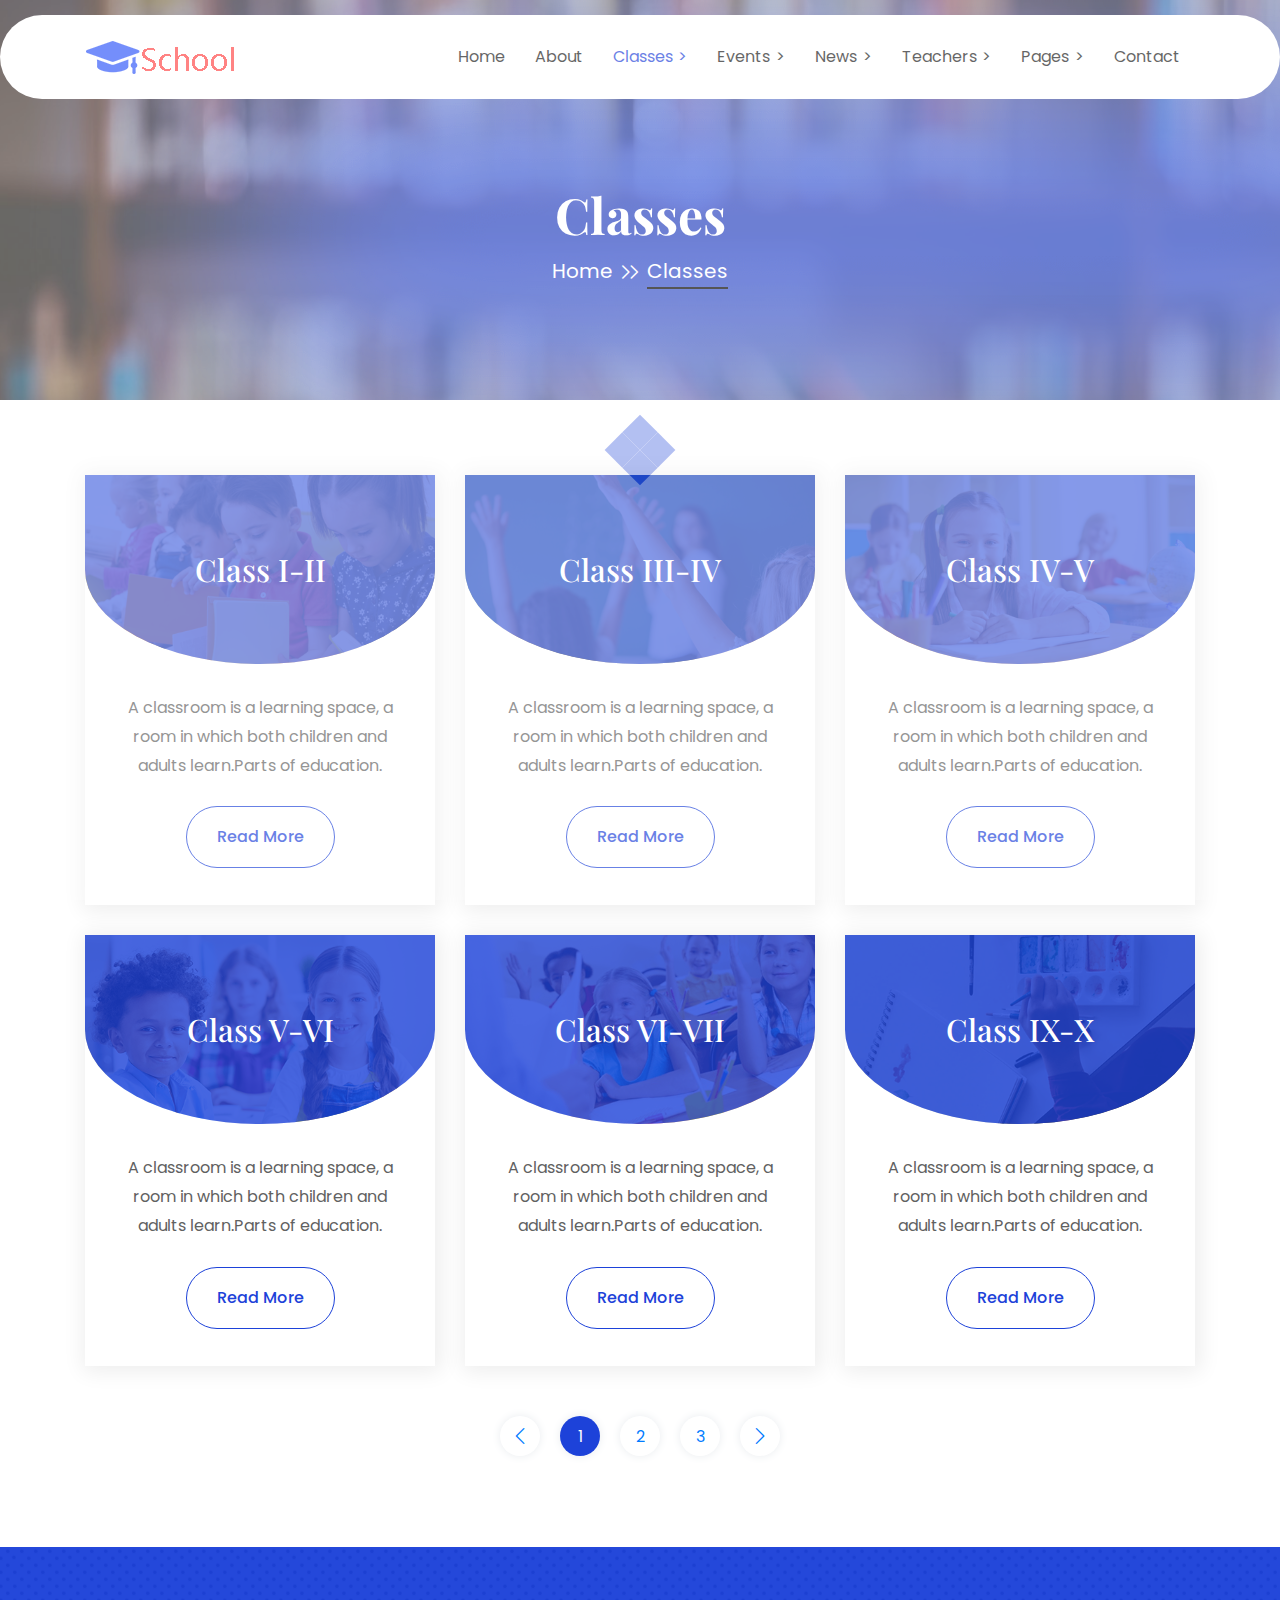
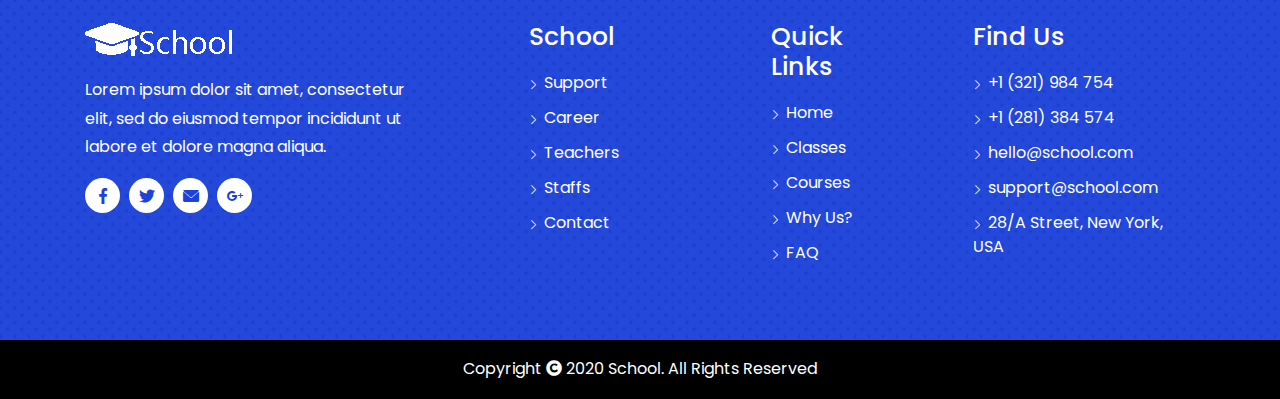
<file: classes.html>
<!DOCTYPE html>
<html lang="zxx">
<head>
    <!-- Required meta tags -->
    <meta charset="UTF-8" />
    <meta name="viewport" content="width=device-width, initial-scale=1, shrink-to-fit=no" />
    <!-- Bootstrap CSS -->
    <link rel="stylesheet" type="text/css" href="assets/css/bootstrap.min.css" />
    <!-- MeanMenu CSS -->
    <link rel="stylesheet" href="assets/css/meanmenu.css" />
    <!-- Fontawsome CSS -->
    <link rel="stylesheet" type="text/css" href="assets/css/fontawesome-all.min.css" />
    <!-- Flaticon CSS -->
    <link rel="stylesheet" type="text/css" href="assets/css/flaticon.css" />
    <!-- Magnific CSS -->
    <link rel="stylesheet" type="text/css" href="assets/css/magnific-popup.css" />
    <link rel="stylesheet" type="text/css" href="assets/css/animate.css" />
    <!-- Owl Carousel CSS -->
    <link rel="stylesheet" href="assets/css/owl.carousel.min.css" />
    <!-- Main CSS -->
    <link rel="stylesheet" href="assets/css/style.css" />
    <!-- Responsive CSS -->
    <link rel="stylesheet" href="assets/css/responsive.css" />

    <title>School - Education HTML Template</title>

    <link rel="icon" type="image/png" href="assets/images/favicon.ico">

</head>

<body>

    <!-- Preloader -->
    <div id="loading">
        <div id="loading-center">
            <div id="loading-center-absolute">
                <div class="object" id="object_one"></div>
                <div class="object" id="object_two"></div>
                <div class="object" id="object_three"></div>
                <div class="object" id="object_four"></div>
            </div>
        </div>
    </div>
    <!-- End Preloader -->

    <!-- Start Navbar Area -->
    <div class="navbar-area">
        <div class="mobile-nav">
            <a href="index.html" class="logo">
                <img src="assets/images/logo1.png" alt="logo" />
            </a>
        </div>

        <div class="main-nav">
            <div class="container">
                <nav class="navbar navbar-expand-md navbar-light">
                    <a class="navbar-brand" href="index.html">
                        <img src="assets/images/logo1.png" alt="logo" />
                    </a>
                    <div class="collapse navbar-collapse mean-menu" id="navbarSupportedContent">
                        <ul class="navbar-nav text-right">
                            <li class="nav-item">
                                <a href="index.html" class="nav-link">Home</a>
                            </li>
                            <li class="nav-item">
                                <a href="about.html" class="nav-link">About</a>
                            </li>
                            <li class="nav-item">
                                <a href="#" class="nav-link dropdown-toggle active">Classes</a>
                                <ul class="dropdown-menu">
                                    <li class="nav-item">
                                        <a href="classes.html" class="nav-link active">Classes</a>
                                    </li>
                                    <li class="nav-item">
                                        <a href="special-class.html" class="nav-link">Special Courses</a>
                                    </li>
                                    <li class="nav-item">
                                        <a href="single-class.html" class="nav-link">Classes Details</a>
                                    </li>
                                </ul>
                            </li>
                            <li class="nav-item">
                                <a href="#" class="nav-link dropdown-toggle">Events</a>
                                <ul class="dropdown-menu">
                                    <li class="nav-item">
                                        <a href="events.html" class="nav-link">Events</a>
                                    </li>
                                    <li class="nav-item">
                                        <a href="single-events.html" class="nav-link">Events Details</a>
                                    </li>
                                </ul>
                            </li>
                            <li class="nav-item">
                                <a href="#" class="nav-link dropdown-toggle">News</a>
                                <ul class="dropdown-menu">
                                    <li class="nav-item">
                                        <a href="news.html" class="nav-link">News</a>
                                    </li>
                                    <li class="nav-item">
                                        <a href="single-news.html" class="nav-link">News Details</a>
                                    </li>
                                </ul>
                            </li>
                            <li class="nav-item">
                                <a href="#" class="nav-link dropdown-toggle">Teachers</a>
                                <ul class="dropdown-menu">
                                    <li class="nav-item">
                                        <a href="teachers.html" class="nav-link">Teachers</a>
                                    </li>
                                    <li class="nav-item">
                                        <a href="single-teacher.html" class="nav-link">Teachers Details</a>
                                    </li>
                                </ul>
                            </li>
                            <li class="nav-item">
                                <a href="#" class="nav-link dropdown-toggle">Pages</a>
                                <ul class="dropdown-menu">
                                    <li class="nav-item">
                                        <a href="admission.html" class="nav-link">Admission</a>
                                    </li>
                                    <li class="nav-item">
                                        <a href="pricing.html" class="nav-link">Pricing</a>
                                    </li>
                                    <li class="nav-item">
                                        <a href="gallery.html" class="nav-link">Gallery</a>
                                    </li>
                                    <li class="nav-item">
                                        <a href="testimonials.html" class="nav-link">Testimonials</a>
                                    </li>
                                    <li class="nav-item">
                                        <a href="singnup.html" class="nav-link">Signup</a>
                                    </li>
                                    <li class="nav-item">
                                        <a href="signin.html" class="nav-link">Signin</a>
                                    </li>
                                    <li class="nav-item">
                                        <a href="404.html" class="nav-link">Error 404</a>
                                    </li>
                                    <li class="nav-item">
                                        <a href="faq.html" class="nav-link">FAQ</a>
                                    </li>
                                    <li class="nav-item">
                                        <a href="terms%26condition.html" class="nav-link">Terms & Conditions</a>
                                    </li>
                                    <li class="nav-item">
                                        <a href="privecy.html" class="nav-link">Privacy Policy</a>
                                    </li>
                                </ul>
                            </li>
                            <li class="nav-item">
                                <a href="contact.html" class="nav-link">Contact </a>
                            </li>
                        </ul>
                    </div>
                </nav>
            </div>
        </div>
    </div>
    <!-- End Navbar Area -->

    <!-- Start Page Title Area -->
    <div class="banner-area classes">
        <div class="d-table">
            <div class="d-table-cell">
                <div class="container">
                    <div class="page-title-content">
                        <h2>Classes</h2>
                        <ul>
                            <li>
                                <a href="index.html"> Home </a>
                                <i class="flaticon-fast-forward"></i>
                                <p class="active">Classes</p>
                            </li>
                        </ul>
                    </div>
                </div>
            </div>
        </div>
    </div>
    <!-- End Page Title Area -->

    <!-- Classes -->
    <section class="class-area">
        <div class="container">
            <div class="row">
                <div class="col-lg-4 col-md-6">
                    <div class="single-ragular-course">
                        <div class="course-img">
                            <img src="assets/images/courses/img1.png" alt="ragular" />
                            <h2>Class I-II</h2>
                        </div>
                        <div class="course-content">
                            <p>
                                A classroom is a learning space, a room in which both children and adults learn.Parts of education.
                            </p>
                            <a href="single-class.html" class="border-btn">Read More</a>
                        </div>
                    </div>
                </div>

                <div class="col-lg-4 col-md-6">
                    <div class="single-ragular-course">
                        <div class="course-img">
                            <img src="assets/images/courses/img2.png" alt="ragular" />
                            <h2>Class III-IV</h2>
                        </div>
                        <div class="course-content">
                            <p>
                                A classroom is a learning space, a room in which both children and adults learn.Parts of education.
                            </p>
                            <a href="single-class.html" class="border-btn">Read More</a>
                        </div>
                    </div>
                </div>

                <div class="col-lg-4 col-md-6">
                    <div class="single-ragular-course">
                        <div class="course-img">
                            <img src="assets/images/courses/img3.png" alt="ragular" />
                            <h2>Class IV-V</h2>
                        </div>
                        <div class="course-content">
                            <p>
                                A classroom is a learning space, a room in which both children and adults learn.Parts of education.
                            </p>
                            <a href="single-class.html" class="border-btn">Read More</a>
                        </div>
                    </div>
                </div>
                <div class="col-lg-4 col-md-6">
                    <div class="single-ragular-course">
                        <div class="course-img">
                            <img src="assets/images/courses/img10.png" alt="ragular" />
                            <h2>Class V-VI</h2>
                        </div>
                        <div class="course-content">
                            <p>
                                A classroom is a learning space, a room in which both children and adults learn.Parts of education.
                            </p>
                            <a href="single-class.html" class="border-btn">Read More</a>
                        </div>
                    </div>
                </div>

                <div class="col-lg-4 col-md-6">
                    <div class="single-ragular-course">
                        <div class="course-img">
                            <img src="assets/images/courses/img11.png" alt="ragular" />
                            <h2>Class VI-VII</h2>
                        </div>
                        <div class="course-content">
                            <p>
                                A classroom is a learning space, a room in which both children and adults learn.Parts of education.
                            </p>
                            <a href="single-class.html" class="border-btn">Read More</a>
                        </div>
                    </div>
                </div>

                <div class="col-lg-4 col-md-6">
                    <div class="single-ragular-course">
                        <div class="course-img">
                            <img src="assets/images/courses/img12.png" alt="ragular" />
                            <h2>Class IX-X</h2>
                        </div>
                        <div class="course-content">
                            <p>
                                A classroom is a learning space, a room in which both children and adults learn.Parts of education.
                            </p>
                            <a href="single-class.html" class="border-btn">Read More</a>
                        </div>
                    </div>
                </div>
            </div>
            <div class="row">
                <div class="col-lg-12 text-center">
                    <ul class="pagination">
                        <li class="page-item"><a class="page-link" href="#"><i class="flaticon-left-arrow"></i></a></li>
                        <li class="page-item active"><a class="page-link" href="#">1</a></li>
                        <li class="page-item"><a class="page-link" href="#">2</a></li>
                        <li class="page-item"><a class="page-link" href="#">3</a></li>
                        <li class="page-item"><a class="page-link" href="#"><i class="flaticon-next"></i></a></li>
                    </ul>
                </div>
            </div>
        </div>
    </section>
    <!-- End Classes -->

    <!-- Footer Area -->
    <div class="footer-area">
        <div class="container">
            <div class="row">
                <div class="col-lg-4 col-md-6">
                    <div class="footer-left">
                        <a href="index.html" class="logo"><img src="assets/images/logo2.png" alt="logo" /></a>
                        <p>
                            Lorem ipsum dolor sit amet, consectetur elit, sed do eiusmod tempor incididunt ut labore et dolore magna aliqua.
                        </p>
                        <ul class="footer-social">
                            <li>
                                <a href="#"><i class="flaticon-facebook"></i></a>
                            </li>
                            <li>
                                <a href="#"><i class="flaticon-twitter"></i></a>
                            </li>
                            <li>
                                <a href="#"><i class="flaticon-envelope"></i></a>
                            </li>
                            <li>
                                <a href="#"><i class="flaticon-google-plus"></i></a>
                            </li>
                        </ul>
                    </div>
                </div>
                <div class="col-lg-3 col-md-6">
                    <div class="footer-content fml-25">
                        <h2>School</h2>
                        <ul>
                            <li>
                                <a href="#"><i class="flaticon-next"></i> Support</a>
                            </li>
                            <li>
                                <a href="#"><i class="flaticon-next"></i> Career</a>
                            </li>
                            <li>
                                <a href="#"><i class="flaticon-next"></i> Teachers</a>
                            </li>
                            <li>
                                <a href="#"><i class="flaticon-next"></i> Staffs</a>
                            </li>
                            <li>
                                <a href="#"><i class="flaticon-next"></i> Contact</a>
                            </li>
                        </ul>
                    </div>
                </div>
                <div class="col-lg-2 col-md-6">
                    <div class="footer-content fml-15">
                        <h2>Quick Links</h2>
                        <ul>
                            <li>
                                <a href="#"><i class="flaticon-next"></i> Home</a>
                            </li>
                            <li>
                                <a href="#"><i class="flaticon-next"></i> Classes</a>
                            </li>
                            <li>
                                <a href="#"><i class="flaticon-next"></i> Courses</a>
                            </li>
                            <li>
                                <a href="#"><i class="flaticon-next"></i> Why Us?</a>
                            </li>
                            <li>
                                <a href="#"><i class="flaticon-next"></i> FAQ</a>
                            </li>
                        </ul>
                    </div>
                </div>
                <div class="col-lg-3 col-md-6">
                    <div class="footer-content fml-15 fml-20">
                        <h2>Find Us</h2>
                        <ul>
                            <li>
                                <a href="#"><i class="flaticon-next"></i> +1 (321) 984 754</a>
                            </li>
                            <li>
                                <a href="#"><i class="flaticon-next"></i> +1 (281) 384 574</a>
                            </li>
                            <li>
                                <a href="#"><i class="flaticon-next"></i> hello@school.com</a>
                            </li>
                            <li>
                                <a href="#"><i class="flaticon-next"></i> support@school.com</a>
                            </li>
                            <li>
                                <a href="#">
                                    <i class="flaticon-next"></i> 28/A Street, New York, USA
                                </a>
                            </li>
                        </ul>
                    </div>
                </div>
            </div>
        </div>
    </div>
    <!-- End Footer Area -->

    <!-- Copy Area -->
    <div class="copy-area">
        <div class="container">
            <div class="col-lg-12">
                <div class="row">
                    <div class="copy">
                        <p>
                            Copyright <i class="fa fa-copyright"></i> 2020 School. All Rights Reserved
                        </p>
                    </div>
                </div>
            </div>
        </div>
    </div>
    <!-- End Copy Area -->

    <!-- Scroll top -->
    <a href="#" class="scroll-top wow bounceInDown">
        <i class="fas fa-angle-double-up"></i>
    </a>

    <!-- Js -->
    <script src="assets/js/jquery.min.js"></script>
    <!-- Boostrap Js  -->
    <script src="assets/js/popper.min.js"></script>
    <script src="assets/js/bootstrap.min.js"></script>
    <!-- MeanMenu JS -->
    <script src="assets/js/jquery.meanmenu.js"></script>
    <script src="assets/js/jquery.magnific-popup.min.js"></script>
    <!-- Owl carasol Js -->
    <script src="assets/js/owl.carousel.min.js"></script>
    <!-- Wow js -->
    <script src="assets/js/wow.min.js"></script>
    <!-- Isotope Js -->
    <script src="assets/js/isotope.pkgd.min.js"></script>
    <!-- Main js -->
    <script src="assets/js/main.js"></script>

</body>
</html>
</file>
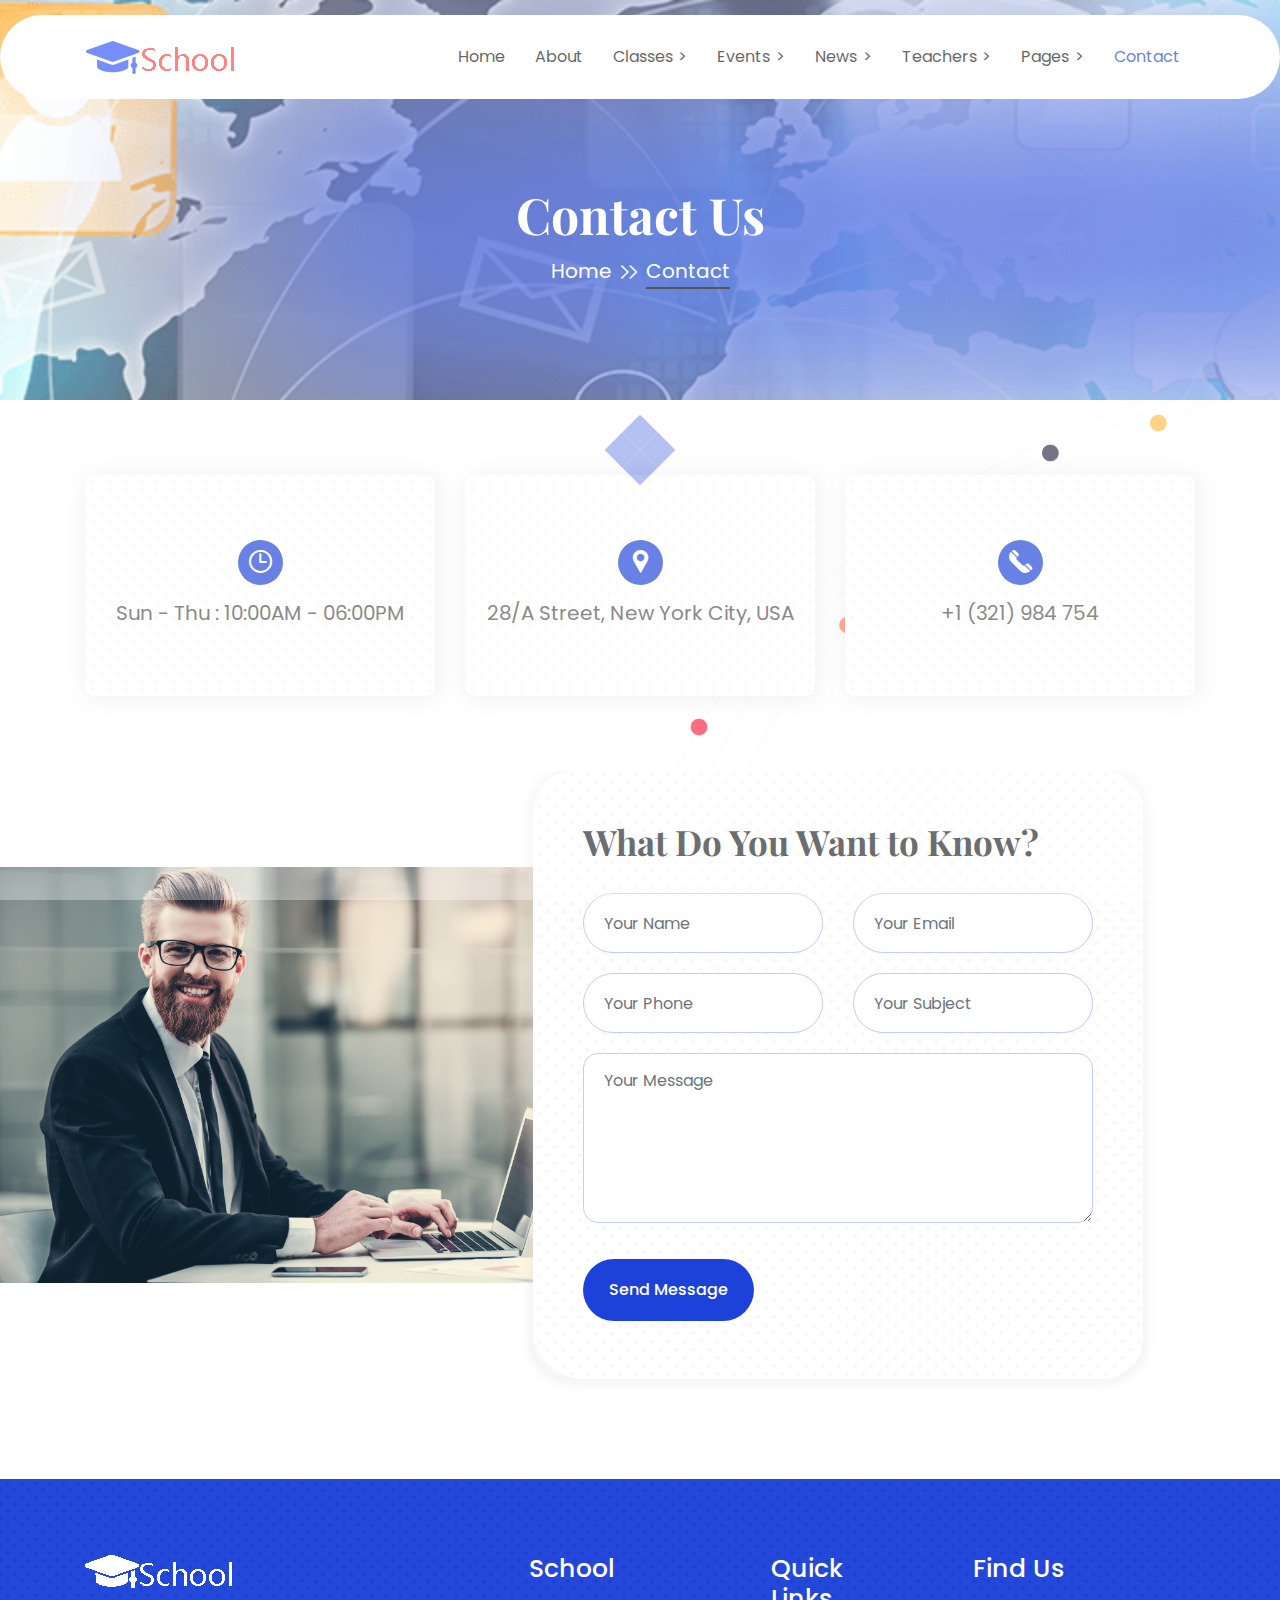
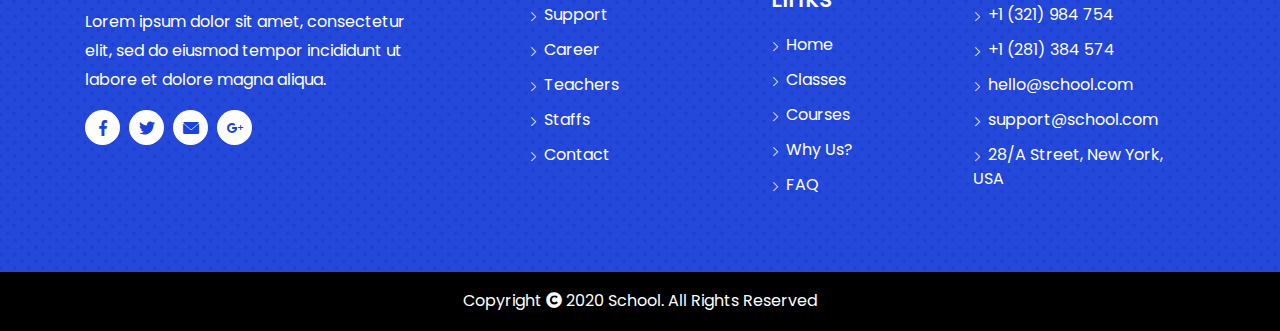
<file: contact.html>
<!DOCTYPE html>
<html lang="zxx">
<head>
    <!-- Required meta tags -->
    <meta charset="UTF-8" />
    <meta name="viewport" content="width=device-width, initial-scale=1, shrink-to-fit=no" />
    <!-- Bootstrap CSS -->
    <link rel="stylesheet" type="text/css" href="assets/css/bootstrap.min.css" />
    <!-- MeanMenu CSS -->
    <link rel="stylesheet" href="assets/css/meanmenu.css" />
    <!-- Fontawsome CSS -->
    <link rel="stylesheet" type="text/css" href="assets/css/fontawesome-all.min.css" />
    <!-- Flaticon CSS -->
    <link rel="stylesheet" type="text/css" href="assets/css/flaticon.css" />
    <!-- Magnific CSS -->
    <link rel="stylesheet" type="text/css" href="assets/css/magnific-popup.css" />
    <link rel="stylesheet" type="text/css" href="assets/css/animate.css" />
    <!-- Owl Carousel CSS -->
    <link rel="stylesheet" href="assets/css/owl.carousel.min.css" />
    <!-- Main CSS -->
    <link rel="stylesheet" href="assets/css/style.css" />
    <!-- Responsive CSS -->
    <link rel="stylesheet" href="assets/css/responsive.css" />

    <title>School - Education HTML Template</title>

    <link rel="icon" type="image/png" href="assets/images/favicon.ico">
</head>

<body>
    <!-- Preloader -->
    <div id="loading">
        <div id="loading-center">
            <div id="loading-center-absolute">
                <div class="object" id="object_one"></div>
                <div class="object" id="object_two"></div>
                <div class="object" id="object_three"></div>
                <div class="object" id="object_four"></div>
            </div>
        </div>
    </div>
    <!-- End Preloader -->

    <!-- Start Navbar Area -->
    <div class="navbar-area">
        <div class="mobile-nav">
            <a href="index.html" class="logo">
                <img src="assets/images/logo1.png" alt="logo" />
            </a>
        </div>

        <div class="main-nav">
            <div class="container">
                <nav class="navbar navbar-expand-md navbar-light">
                    <a class="navbar-brand" href="index.html">
                        <img src="assets/images/logo1.png" alt="logo" />
                    </a>
                    <div class="collapse navbar-collapse mean-menu" id="navbarSupportedContent">
                        <ul class="navbar-nav text-right">
                            <li class="nav-item">
                                <a href="index.html" class="nav-link">Home</a>
                            </li>
                            <li class="nav-item">
                                <a href="about.html" class="nav-link">About</a>
                            </li>
                            <li class="nav-item">
                                <a href="#" class="nav-link dropdown-toggle">Classes</a>
                                <ul class="dropdown-menu">
                                    <li class="nav-item">
                                        <a href="classes.html" class="nav-link">Classes</a>
                                    </li>
                                    <li class="nav-item">
                                        <a href="special-class.html" class="nav-link">Special Courses</a>
                                    </li>
                                    <li class="nav-item">
                                        <a href="single-class.html" class="nav-link">Classes Details</a>
                                    </li>
                                </ul>
                            </li>
                            <li class="nav-item">
                                <a href="#" class="nav-link dropdown-toggle">Events</a>
                                <ul class="dropdown-menu">
                                    <li class="nav-item">
                                        <a href="events.html" class="nav-link">Events</a>
                                    </li>
                                    <li class="nav-item">
                                        <a href="single-events.html" class="nav-link">Events Details</a>
                                    </li>
                                </ul>
                            </li>
                            <li class="nav-item">
                                <a href="#" class="nav-link dropdown-toggle">News</a>
                                <ul class="dropdown-menu">
                                    <li class="nav-item">
                                        <a href="news.html" class="nav-link">News</a>
                                    </li>
                                    <li class="nav-item">
                                        <a href="single-news.html" class="nav-link">News Details</a>
                                    </li>
                                </ul>
                            </li>
                            <li class="nav-item">
                                <a href="#" class="nav-link dropdown-toggle">Teachers</a>
                                <ul class="dropdown-menu">
                                    <li class="nav-item">
                                        <a href="teachers.html" class="nav-link">Teachers</a>
                                    </li>
                                    <li class="nav-item">
                                        <a href="single-teacher.html" class="nav-link">Teachers Details</a>
                                    </li>
                                </ul>
                            </li>
                            <li class="nav-item">
                                <a href="#" class="nav-link dropdown-toggle">Pages</a>
                                <ul class="dropdown-menu">
                                    <li class="nav-item">
                                        <a href="admission.html" class="nav-link">Admission</a>
                                    </li>
                                    <li class="nav-item">
                                        <a href="pricing.html" class="nav-link">Pricing</a>
                                    </li>
                                    <li class="nav-item">
                                        <a href="gallery.html" class="nav-link">Gallery</a>
                                    </li>
                                    <li class="nav-item">
                                        <a href="testimonials.html" class="nav-link">Testimonials</a>
                                    </li>
                                    <li class="nav-item">
                                        <a href="singnup.html" class="nav-link">Signup</a>
                                    </li>
                                    <li class="nav-item">
                                        <a href="signin.html" class="nav-link">Signin</a>
                                    </li>
                                    <li class="nav-item">
                                        <a href="404.html" class="nav-link">Error 404</a>
                                    </li>
                                    <li class="nav-item">
                                        <a href="faq.html" class="nav-link">FAQ</a>
                                    </li>
                                    <li class="nav-item">
                                        <a href="terms%26condition.html" class="nav-link">Terms & Conditions</a>
                                    </li>
                                    <li class="nav-item">
                                        <a href="privecy.html" class="nav-link">Privacy Policy</a>
                                    </li>
                                </ul>
                            </li>
                            <li class="nav-item">
                                <a href="contact.html" class="nav-link active">Contact </a>
                            </li>
                        </ul>
                    </div>
                </nav>
            </div>
        </div>
    </div>
    <!-- End Navbar Area -->

    <!-- Start Page Title Area -->
    <div class="banner-area contact">
        <div class="d-table">
            <div class="d-table-cell">
                <div class="container">
                    <div class="page-title-content">
                        <h2>Contact Us</h2>
                        <ul>
                            <li>
                                <a href="index.html"> Home </a>
                                <i class="flaticon-fast-forward"></i>
                                <p class="active">Contact</p>
                            </li>
                        </ul>
                    </div>
                </div>
            </div>
        </div>
    </div>
    <!-- End Page Title Area -->

    <div class="shape-ellips-contact">
        <img src="assets/images/contact-shape.png" alt="shape" />
    </div>

    <!-- Service area -->
    <div class="contact-service">
        <div class="container">
            <div class="row">
                <div class="col-lg-4 col-sm-6">
                    <div class="single-service text-center">
                        <div class="service-icon">
                            <i class="flaticon-clock"></i>
                        </div>
                        <div class="service-content">
                            <p>Sun - Thu : 10:00AM - 06:00PM</p>
                        </div>
                    </div>
                </div>
                <div class="col-lg-4 col-sm-6">
                    <div class="single-service text-center">
                        <div class="service-icon">
                            <i class="flaticon-pin"></i>
                        </div>
                        <div class="service-content">
                            <p>28/A Street, New York City, USA</p>
                        </div>
                    </div>
                </div>
                <div class="col-lg-4 col-sm-12">
                    <div class="single-service text-center sst-10">
                        <div class="service-icon">
                            <i class="flaticon-telephone"></i>
                        </div>
                        <div class="service-content">
                            <p>+1 (321) 984 754</p>
                        </div>
                    </div>
                </div>
            </div>
        </div>
    </div>

    <!-- End Service area -->

    <!-- Contact Area -->
    <section class="home-contact-area pb-100">
        <div class="container-fluid">
            <div class="row align-items-center">
                <div class="col-lg-6 pl-0">
                    <div class="contact-img">
                        <img src="assets/images/contact.png" alt="contact" />
                    </div>
                </div>
                <div class="col-lg-6">
                    <div class="home-contact-content">
                        <h2>What Do You Want to Know?</h2>
                        <form id="contactForm">
                            <div class="row">
                                <div class="col-lg-6 col-sm-6">
                                    <div class="form-group">
                                        <input type="text" name="name" id="name" class="form-control" required data-error="Please enter your name" placeholder="Your Name" />
                                        <div class="help-block with-errors"></div>
                                    </div>
                                </div>

                                <div class="col-lg-6 col-sm-6">
                                    <div class="form-group">
                                        <input type="email" name="email" id="email" class="form-control" required data-error="Please enter your email" placeholder="Your Email" />
                                        <div class="help-block with-errors"></div>
                                    </div>
                                </div>

                                <div class="col-lg-6 col-sm-6">
                                    <div class="form-group">
                                        <input type="text" name="phone_number" id="phone_number" required data-error="Please enter your number" class="form-control" placeholder="Your Phone" />
                                        <div class="help-block with-errors"></div>
                                    </div>
                                </div>

                                <div class="col-lg-6 col-sm-6">
                                    <div class="form-group">
                                        <input type="text" name="msg_subject" id="msg_subject" class="form-control" required data-error="Please enter your subject" placeholder="Your Subject" />
                                        <div class="help-block with-errors"></div>
                                    </div>
                                </div>

                                <div class="col-lg-12 col-md-12">
                                    <div class="form-group">
                                        <textarea name="message" class="form-control" id="message" cols="30" rows="5" required data-error="Write your message" placeholder="Your Message"></textarea>
                                        <div class="help-block with-errors"></div>
                                    </div>
                                </div>

                                <div class="col-lg-12 col-md-12">
                                    <button type="submit" class="default-btn page-btn box-btn">
                                                Send Message
                                     </button>
                                    <div id="msgSubmit" class="h3 text-center hidden"></div>
                                    <div class="clearfix"></div>
                                </div>
                            </div>
                        </form>
                    </div>
                </div>
            </div>
        </div>
    </section>
    <!-- End Contact Area -->

    <!-- Footer Area -->
    <div class="footer-area">
        <div class="container">
            <div class="row">
                <div class="col-lg-4 col-md-6">
                    <div class="footer-left">
                        <a href="index.html" class="logo"><img src="assets/images/logo2.png" alt="logo" /></a>
                        <p>
                            Lorem ipsum dolor sit amet, consectetur elit, sed do eiusmod tempor incididunt ut labore et dolore magna aliqua.
                        </p>
                        <ul class="footer-social">
                            <li>
                                <a href="#"><i class="flaticon-facebook"></i></a>
                            </li>
                            <li>
                                <a href="#"><i class="flaticon-twitter"></i></a>
                            </li>
                            <li>
                                <a href="#"><i class="flaticon-envelope"></i></a>
                            </li>
                            <li>
                                <a href="#"><i class="flaticon-google-plus"></i></a>
                            </li>
                        </ul>
                    </div>
                </div>
                <div class="col-lg-3 col-md-6">
                    <div class="footer-content fml-25">
                        <h2>School</h2>
                        <ul>
                            <li>
                                <a href="#"><i class="flaticon-next"></i> Support</a>
                            </li>
                            <li>
                                <a href="#"><i class="flaticon-next"></i> Career</a>
                            </li>
                            <li>
                                <a href="#"><i class="flaticon-next"></i> Teachers</a>
                            </li>
                            <li>
                                <a href="#"><i class="flaticon-next"></i> Staffs</a>
                            </li>
                            <li>
                                <a href="#"><i class="flaticon-next"></i> Contact</a>
                            </li>
                        </ul>
                    </div>
                </div>
                <div class="col-lg-2 col-md-6">
                    <div class="footer-content fml-15">
                        <h2>Quick Links</h2>
                        <ul>
                            <li>
                                <a href="#"><i class="flaticon-next"></i> Home</a>
                            </li>
                            <li>
                                <a href="#"><i class="flaticon-next"></i> Classes</a>
                            </li>
                            <li>
                                <a href="#"><i class="flaticon-next"></i> Courses</a>
                            </li>
                            <li>
                                <a href="#"><i class="flaticon-next"></i> Why Us?</a>
                            </li>
                            <li>
                                <a href="#"><i class="flaticon-next"></i> FAQ</a>
                            </li>
                        </ul>
                    </div>
                </div>
                <div class="col-lg-3 col-md-6">
                    <div class="footer-content fml-15 fml-20">
                        <h2>Find Us</h2>
                        <ul>
                            <li>
                                <a href="#"><i class="flaticon-next"></i> +1 (321) 984 754</a>
                            </li>
                            <li>
                                <a href="#"><i class="flaticon-next"></i> +1 (281) 384 574</a>
                            </li>
                            <li>
                                <a href="#"><i class="flaticon-next"></i> hello@school.com</a>
                            </li>
                            <li>
                                <a href="#"><i class="flaticon-next"></i> support@school.com</a>
                            </li>
                            <li>
                                <a href="#">
                                    <i class="flaticon-next"></i> 28/A Street, New York, USA
                                </a>
                            </li>
                        </ul>
                    </div>
                </div>
            </div>
        </div>
    </div>
    <!-- End Footer Area -->

    <!-- Copy Area -->
    <div class="copy-area">
        <div class="container">
            <div class="col-lg-12">
                <div class="row">
                    <div class="copy">
                        <p>
                            Copyright <i class="fa fa-copyright"></i> 2020 School. All Rights Reserved
                        </p>
                    </div>
                </div>
            </div>
        </div>
    </div>
    <!-- End Copy Area -->

    <!-- Scroll top -->
    <a href="#" class="scroll-top wow bounceInDown">
        <i class="fas fa-angle-double-up"></i>
    </a>

    <!-- Js -->
    <script src="assets/js/jquery.min.js"></script>
    <!-- Boostrap Js  -->
    <script src="assets/js/popper.min.js"></script>
    <script src="assets/js/bootstrap.min.js"></script>
    <!-- MeanMenu JS -->
    <script src="assets/js/jquery.meanmenu.js"></script>
    <script src="assets/js/jquery.magnific-popup.min.js"></script>
    <!-- Owl carasol Js -->
    <script src="assets/js/owl.carousel.min.js"></script>
    <!-- Wow js -->
    <script src="assets/js/wow.min.js"></script>
    <!-- Isotope Js -->
    <script src="assets/js/isotope.pkgd.min.js"></script>
    <!-- Form Validator Js  -->
    <script src="assets/js/form-validator.min.js"></script>
    <!-- Contact Form Js -->
    <script src="assets/js/contact-form-script.js"></script>
    <!-- Main js -->
    <script src="assets/js/main.js"></script>
</body>
</html>
</file>
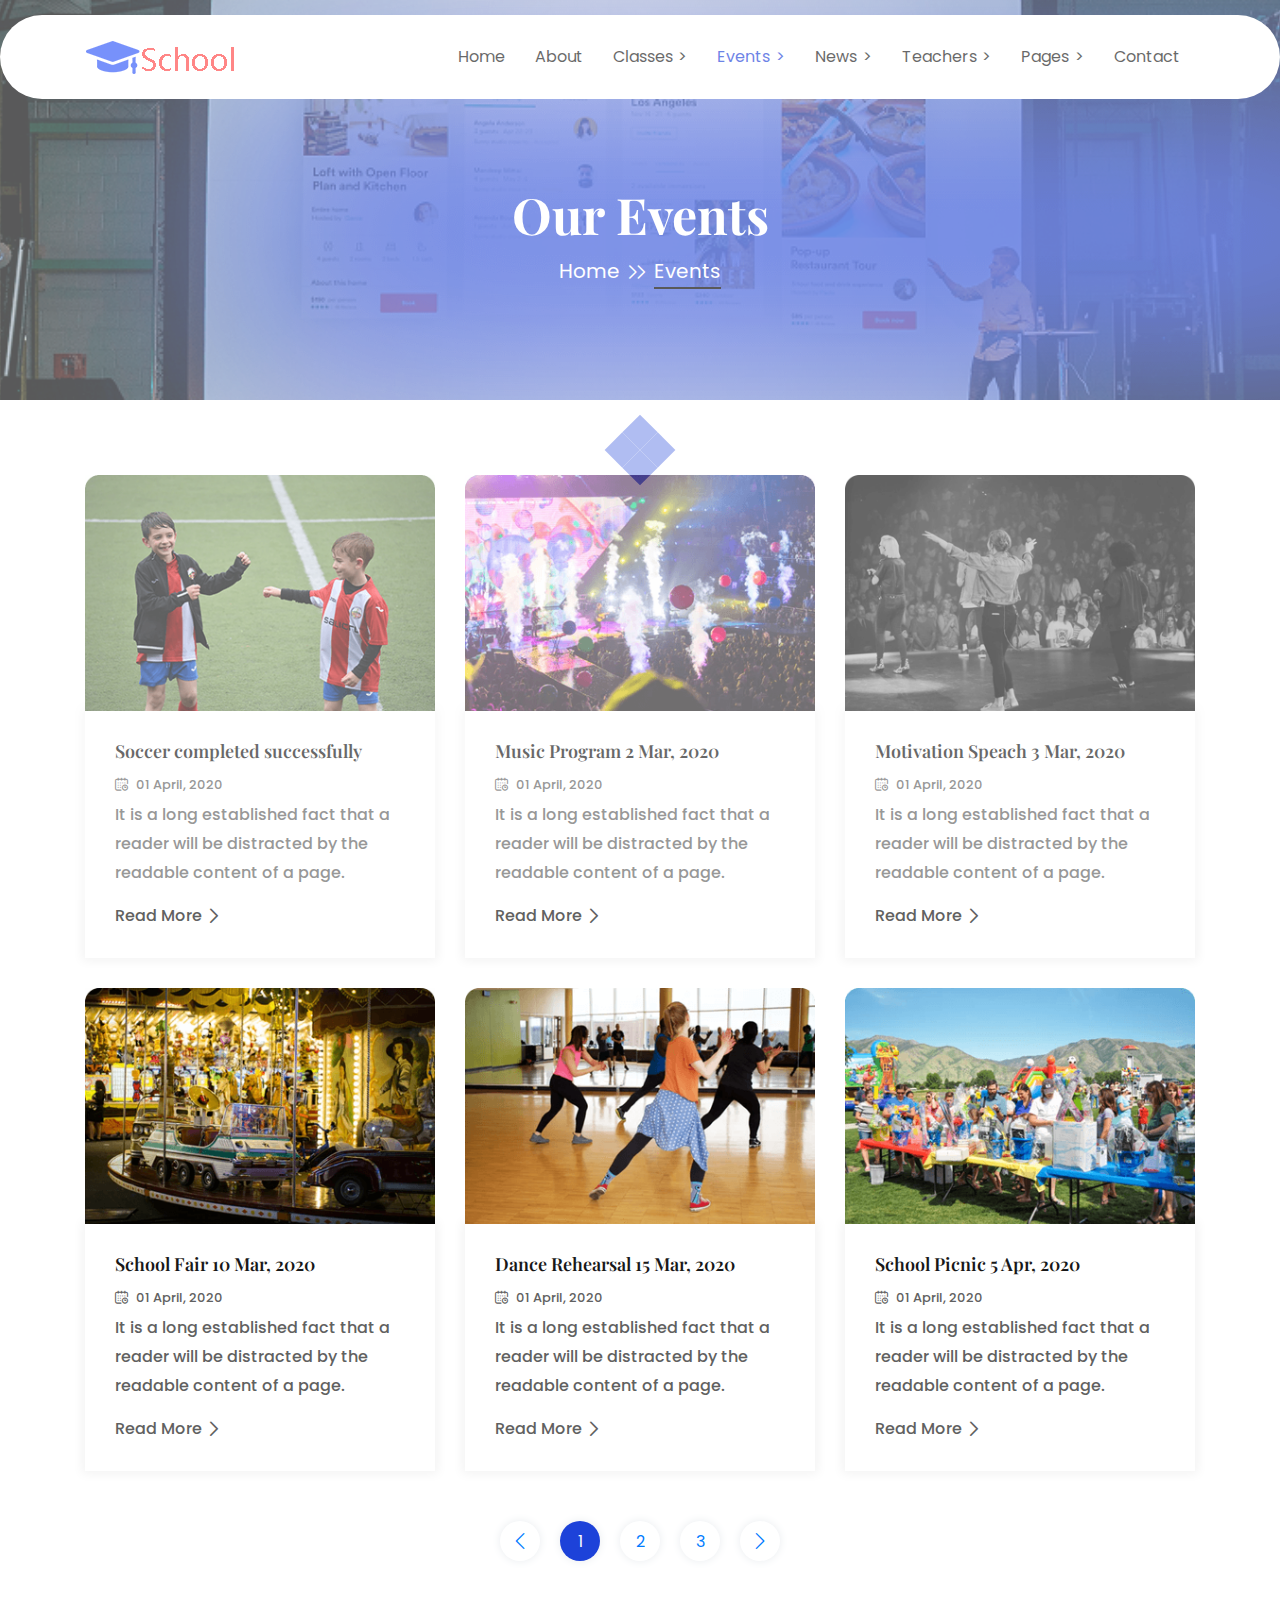
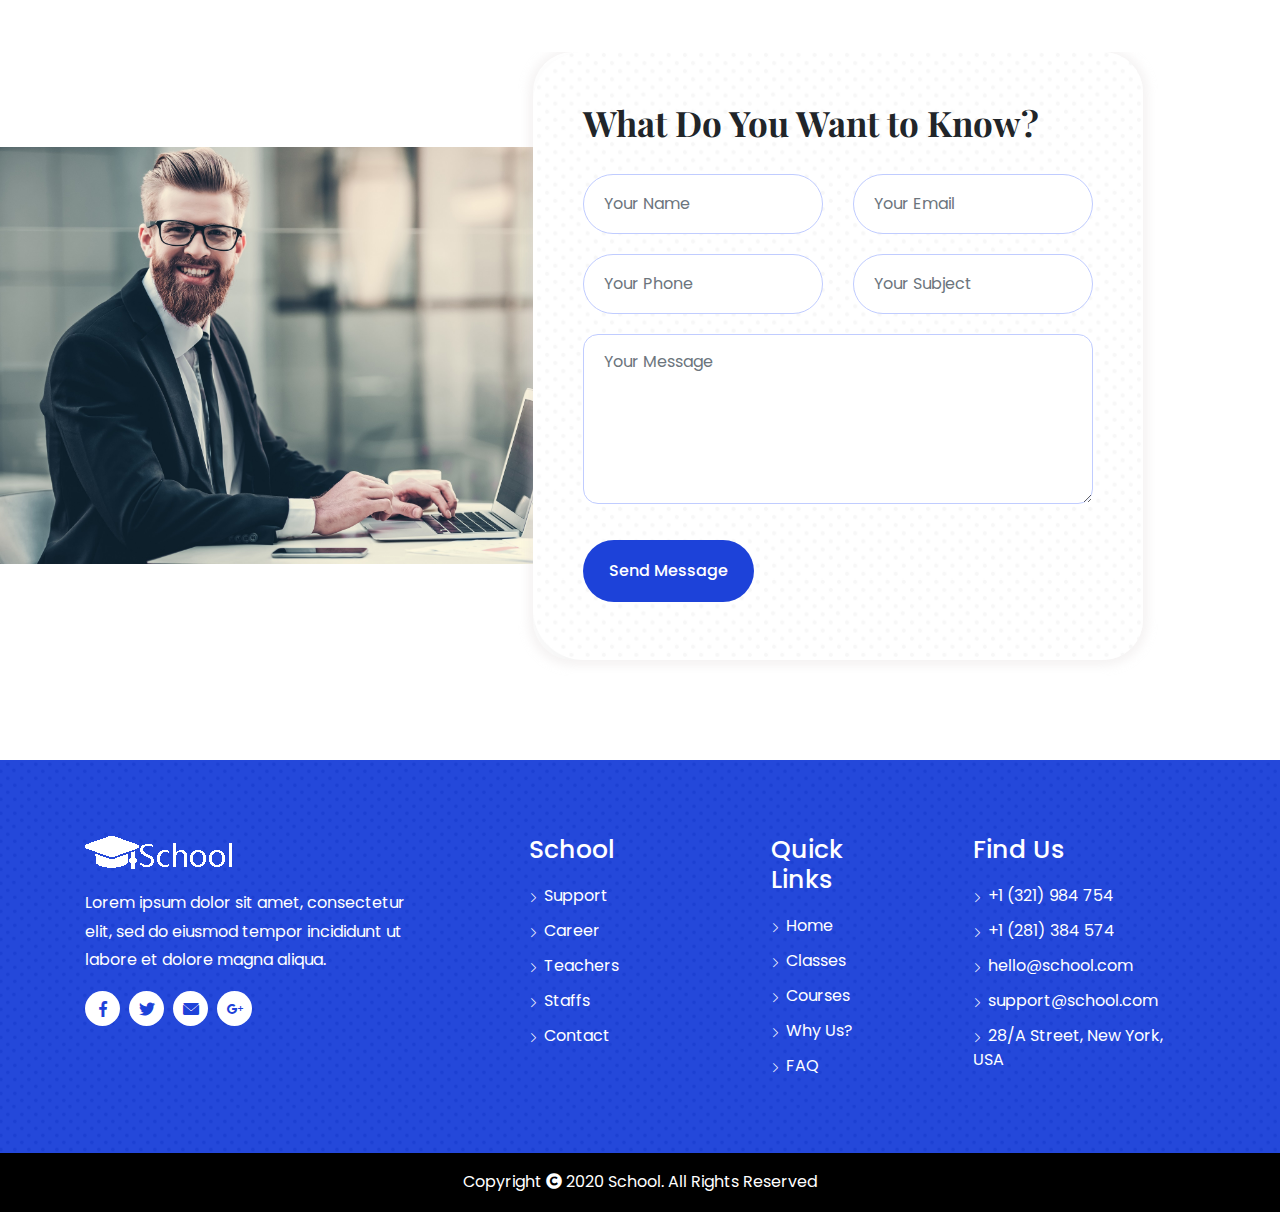
<file: events.html>
<!DOCTYPE html>
<html lang="zxx">
<head>
    <!-- Required meta tags -->
    <meta charset="UTF-8" />
    <meta name="viewport" content="width=device-width, initial-scale=1, shrink-to-fit=no" />
    <!-- Bootstrap CSS -->
    <link rel="stylesheet" type="text/css" href="assets/css/bootstrap.min.css" />
    <!-- MeanMenu CSS -->
    <link rel="stylesheet" href="assets/css/meanmenu.css" />
    <!-- Fontawsome CSS -->
    <link rel="stylesheet" type="text/css" href="assets/css/fontawesome-all.min.css" />
    <!-- Flaticon CSS -->
    <link rel="stylesheet" type="text/css" href="assets/css/flaticon.css" />
    <!-- Magnific CSS -->
    <link rel="stylesheet" type="text/css" href="assets/css/magnific-popup.css" />
    <link rel="stylesheet" type="text/css" href="assets/css/animate.css" />
    <!-- Owl Carousel CSS -->
    <link rel="stylesheet" href="assets/css/owl.carousel.min.css" />
    <!-- Main CSS -->
    <link rel="stylesheet" href="assets/css/style.css" />
    <!-- Responsive CSS -->
    <link rel="stylesheet" href="assets/css/responsive.css" />

    <title>School - Education HTML Template</title>

    <link rel="icon" type="image/png" href="assets/images/favicon.ico">

</head>

<body>
    <!-- Preloader -->
    <div id="loading">
        <div id="loading-center">
            <div id="loading-center-absolute">
                <div class="object" id="object_one"></div>
                <div class="object" id="object_two"></div>
                <div class="object" id="object_three"></div>
                <div class="object" id="object_four"></div>
            </div>
        </div>
    </div>
    <!-- End Preloader -->

    <!-- Start Navbar Area -->
    <div class="navbar-area">
        <div class="mobile-nav">
            <a href="index.html" class="logo">
                <img src="assets/images/logo1.png" alt="logo" />
            </a>
        </div>

        <div class="main-nav">
            <div class="container">
                <nav class="navbar navbar-expand-md navbar-light">
                    <a class="navbar-brand" href="index.html">
                        <img src="assets/images/logo1.png" alt="logo" />
                    </a>
                    <div class="collapse navbar-collapse mean-menu" id="navbarSupportedContent">
                        <ul class="navbar-nav text-right">
                            <li class="nav-item">
                                <a href="index.html" class="nav-link">Home</a>
                            </li>
                            <li class="nav-item">
                                <a href="about.html" class="nav-link">About</a>
                            </li>
                            <li class="nav-item">
                                <a href="#" class="nav-link dropdown-toggle">Classes</a>
                                <ul class="dropdown-menu">
                                    <li class="nav-item">
                                        <a href="classes.html" class="nav-link">Classes</a>
                                    </li>
                                    <li class="nav-item">
                                        <a href="special-class.html" class="nav-link">Special Courses</a>
                                    </li>
                                    <li class="nav-item">
                                        <a href="single-class.html" class="nav-link">Classes Details</a>
                                    </li>
                                </ul>
                            </li>
                            <li class="nav-item">
                                <a href="#" class="nav-link dropdown-toggle active">Events</a>
                                <ul class="dropdown-menu">
                                    <li class="nav-item">
                                        <a href="events.html" class="nav-link active">Events</a>
                                    </li>
                                    <li class="nav-item">
                                        <a href="single-events.html" class="nav-link">Events Details</a>
                                    </li>
                                </ul>
                            </li>
                            <li class="nav-item">
                                <a href="#" class="nav-link dropdown-toggle">News</a>
                                <ul class="dropdown-menu">
                                    <li class="nav-item">
                                        <a href="news.html" class="nav-link">News</a>
                                    </li>
                                    <li class="nav-item">
                                        <a href="single-news.html" class="nav-link">News Details</a>
                                    </li>
                                </ul>
                            </li>
                            <li class="nav-item">
                                <a href="#" class="nav-link dropdown-toggle">Teachers</a>
                                <ul class="dropdown-menu">
                                    <li class="nav-item">
                                        <a href="teachers.html" class="nav-link">Teachers</a>
                                    </li>
                                    <li class="nav-item">
                                        <a href="single-teacher.html" class="nav-link">Teachers Details</a>
                                    </li>
                                </ul>
                            </li>
                            <li class="nav-item">
                                <a href="#" class="nav-link dropdown-toggle">Pages</a>
                                <ul class="dropdown-menu">
                                    <li class="nav-item">
                                        <a href="admission.html" class="nav-link">Admission</a>
                                    </li>
                                    <li class="nav-item">
                                        <a href="pricing.html" class="nav-link">Pricing</a>
                                    </li>
                                    <li class="nav-item">
                                        <a href="gallery.html" class="nav-link">Gallery</a>
                                    </li>
                                    <li class="nav-item">
                                        <a href="testimonials.html" class="nav-link">Testimonials</a>
                                    </li>
                                    <li class="nav-item">
                                        <a href="singnup.html" class="nav-link">Signup</a>
                                    </li>
                                    <li class="nav-item">
                                        <a href="signin.html" class="nav-link">Signin</a>
                                    </li>
                                    <li class="nav-item">
                                        <a href="404.html" class="nav-link">Error 404</a>
                                    </li>
                                    <li class="nav-item">
                                        <a href="faq.html" class="nav-link">FAQ</a>
                                    </li>
                                    <li class="nav-item">
                                        <a href="terms%26condition.html" class="nav-link">Terms & Conditions</a>
                                    </li>
                                    <li class="nav-item">
                                        <a href="privecy.html" class="nav-link">Privacy Policy</a>
                                    </li>
                                </ul>
                            </li>
                            <li class="nav-item">
                                <a href="contact.html" class="nav-link">Contact </a>
                            </li>
                        </ul>
                    </div>
                </nav>
            </div>
        </div>
    </div>
    <!-- End Navbar Area -->

    <!-- Start Page Title Area -->
    <div class="banner-area events-bg">
        <div class="d-table">
            <div class="d-table-cell">
                <div class="container">
                    <div class="page-title-content">
                        <h2>Our Events</h2>
                        <ul>
                            <li>
                                <a href="index.html"> Home </a>
                                <i class="flaticon-fast-forward"></i>
                                <p class="active">Events</p>
                            </li>
                        </ul>
                    </div>
                </div>
            </div>
        </div>
    </div>
    <!-- End Page Title Area -->

    <!-- Events -->
    <section class="events">
        <div class="container">
            <div class="row">
                <div class="col-lg-4 col-md-6">
                    <div class="single-events">
                        <div class="events-img">
                            <a href="single-events.html">
                                <img src="assets/images/events/img1.png" alt="events" />
                            </a>
                        </div>
                        <div class="content">
                            <a href="single-events.html">
                                <h2>Soccer completed successfully</h2>
                            </a>
                            <p class="calender">
                                <i class="flaticon-calendar"></i> 01 April, 2020
                            </p>
                            <p>
                                It is a long established fact that a reader will be distracted by the readable content of a page.
                            </p>
                            <a href="single-events.html" class="line-bnt">Read More <i class="flaticon-next"></i></a>
                        </div>
                    </div>
                </div>
                <div class="col-lg-4 col-md-6">
                    <div class="single-events">
                        <div class="events-img">
                            <a href="single-events.html">
                                <img src="assets/images/events/img2.png" alt="events" />
                            </a>
                        </div>
                        <div class="content">
                            <a href="single-events.html">
                                <h2>Music Program 2 Mar, 2020</h2>
                            </a>
                            <p class="calender">
                                <i class="flaticon-calendar"></i> 01 April, 2020
                            </p>
                            <p>
                                It is a long established fact that a reader will be distracted by the readable content of a page.
                            </p>
                            <a href="single-events.html" class="line-bnt">Read More <i class="flaticon-next"></i ></a>
                        </div>
                    </div>
                </div>
                <div class="col-lg-4 col-md-6">
                    <div class="single-events">
                        <div class="events-img">
                            <a href="single-events.html">
                                <img src="assets/images/events/img3.png" alt="events" />
                            </a>
                        </div>
                        <div class="content">
                            <a href="single-events.html">
                                <h2>Motivation Speach 3 Mar, 2020</h2>
                            </a>
                            <p class="calender">
                                <i class="flaticon-calendar"></i> 01 April, 2020
                            </p>
                            <p>
                                It is a long established fact that a reader will be distracted by the readable content of a page.
                            </p>
                            <a href="single-events.html" class="line-bnt">Read More <i class="flaticon-next"></i></a>
                        </div>
                    </div>
                </div>
                <div class="col-lg-4 col-md-6">
                    <div class="single-events">
                        <div class="events-img">
                            <a href="single-events.html">
                                <img src="assets/images/events/img4.png" alt="events" />
                            </a>
                        </div>
                        <div class="content">
                            <a href="single-events.html">
                                <h2>School Fair 10 Mar, 2020</h2>
                            </a>
                            <p class="calender">
                                <i class="flaticon-calendar"></i> 01 April, 2020
                            </p>
                            <p>
                                It is a long established fact that a reader will be distracted by the readable content of a page.
                            </p>
                            <a href="single-events.html" class="line-bnt">Read More <i class="flaticon-next"></i></a>
                        </div>
                    </div>
                </div>
                <div class="col-lg-4 col-md-6">
                    <div class="single-events">
                        <div class="events-img">
                            <a href="single-events.html">
                                <img src="assets/images/events/img5.png" alt="events" />
                            </a>
                        </div>
                        <div class="content">
                            <a href="single-events.html">
                                <h2>Dance Rehearsal 15 Mar, 2020</h2>
                            </a>
                            <p class="calender">
                                <i class="flaticon-calendar"></i> 01 April, 2020
                            </p>
                            <p>
                                It is a long established fact that a reader will be distracted by the readable content of a page.
                            </p>
                            <a href="single-events.html" class="line-bnt">Read More <i class="flaticon-next"></i></a>
                        </div>
                    </div>
                </div>
                <div class="col-lg-4 col-md-6">
                    <div class="single-events">
                        <div class="events-img">
                            <a href="single-events.html">
                                <img src="assets/images/events/img6.png" alt="events" />
                            </a>
                        </div>
                        <div class="content">
                            <a href="single-events.html">
                                <h2>School Picnic 5 Apr, 2020</h2>
                            </a>
                            <p class="calender">
                                <i class="flaticon-calendar"></i> 01 April, 2020
                            </p>
                            <p>
                                It is a long established fact that a reader will be distracted by the readable content of a page.
                            </p>
                            <a href="single-events.html" class="line-bnt">Read More <i class="flaticon-next"></i></a>
                        </div>
                    </div>
                </div>
            </div>

            <div class="row">
                <div class="col-lg-12 text-center">
                    <ul class="pagination">
                        <li class="page-item"></li>
                        <li class="page-item">
                            <a class="page-link" href="#"><i class="flaticon-left-arrow"></i></a>
                        </li>

                        <li class="page-item active">
                            <a class="page-link" href="#">1</a>
                        </li>
                        <li class="page-item"><a class="page-link" href="#">2</a></li>

                        <li class="page-item"><a class="page-link" href="#">3</a></li>
                        <li class="page-item"></li>
                        <li class="page-item">
                            <a class="page-link" href="#"><i class="flaticon-next"></i></a>
                        </li>
                    </ul>
                </div>
            </div>
        </div>
    </section>
    <!-- End Events  -->

    <!-- Contact Area -->
    <section class="home-contact-area pb-100">
        <div class="container-fluid">
            <div class="row align-items-center">
                <div class="col-lg-6 pl-0">
                    <div class="contact-img">
                        <img src="assets/images/contact.png" alt="contact" />
                    </div>
                </div>
                <div class="col-lg-6">
                    <div class="home-contact-content">
                        <h2>What Do You Want to Know?</h2>
                        <form id="contactForm">
                            <div class="row">
                                <div class="col-lg-6 col-sm-6">
                                    <div class="form-group">
                                        <input type="text" name="name" id="name" class="form-control" required data-error="Please enter your name" placeholder="Your Name" />
                                        <div class="help-block with-errors"></div>
                                    </div>
                                </div>

                                <div class="col-lg-6 col-sm-6">
                                    <div class="form-group">
                                        <input type="email" name="email" id="email" class="form-control" required data-error="Please enter your email" placeholder="Your Email" />
                                        <div class="help-block with-errors"></div>
                                    </div>
                                </div>

                                <div class="col-lg-6 col-sm-6">
                                    <div class="form-group">
                                        <input type="text" name="phone_number" id="phone_number" required data-error="Please enter your number" class="form-control" placeholder="Your Phone" />
                                        <div class="help-block with-errors"></div>
                                    </div>
                                </div>

                                <div class="col-lg-6 col-sm-6">
                                    <div class="form-group">
                                        <input type="text" name="msg_subject" id="msg_subject" class="form-control" required data-error="Please enter your subject" placeholder="Your Subject" />
                                        <div class="help-block with-errors"></div>
                                    </div>
                                </div>

                                <div class="col-lg-12 col-md-12">
                                    <div class="form-group">
                                        <textarea name="message" class="form-control" id="message" cols="30" rows="5" required data-error="Write your message" placeholder="Your Message"></textarea>
                                        <div class="help-block with-errors"></div>
                                    </div>
                                </div>

                                <div class="col-lg-12 col-md-12">
                                    <button type="submit" class="default-btn page-btn box-btn">
                                                Send Message
                                     </button>
                                    <div id="msgSubmit" class="h3 text-center hidden"></div>
                                    <div class="clearfix"></div>
                                </div>
                            </div>
                        </form>
                    </div>
                </div>
            </div>
        </div>
    </section>
    <!-- End Contact Area -->

    <!-- Footer Area -->
    <div class="footer-area">
        <div class="container">
            <div class="row">
                <div class="col-lg-4 col-md-6">
                    <div class="footer-left">
                        <a href="index.html" class="logo"><img src="assets/images/logo2.png" alt="logo" /></a>
                        <p>
                            Lorem ipsum dolor sit amet, consectetur elit, sed do eiusmod tempor incididunt ut labore et dolore magna aliqua.
                        </p>
                        <ul class="footer-social">
                            <li>
                                <a href="#"><i class="flaticon-facebook"></i></a>
                            </li>
                            <li>
                                <a href="#"><i class="flaticon-twitter"></i></a>
                            </li>
                            <li>
                                <a href="#"><i class="flaticon-envelope"></i></a>
                            </li>
                            <li>
                                <a href="#"><i class="flaticon-google-plus"></i></a>
                            </li>
                        </ul>
                    </div>
                </div>
                <div class="col-lg-3 col-md-6">
                    <div class="footer-content fml-25">
                        <h2>School</h2>
                        <ul>
                            <li>
                                <a href="#"><i class="flaticon-next"></i> Support</a>
                            </li>
                            <li>
                                <a href="#"><i class="flaticon-next"></i> Career</a>
                            </li>
                            <li>
                                <a href="#"><i class="flaticon-next"></i> Teachers</a>
                            </li>
                            <li>
                                <a href="#"><i class="flaticon-next"></i> Staffs</a>
                            </li>
                            <li>
                                <a href="#"><i class="flaticon-next"></i> Contact</a>
                            </li>
                        </ul>
                    </div>
                </div>
                <div class="col-lg-2 col-md-6">
                    <div class="footer-content fml-15">
                        <h2>Quick Links</h2>
                        <ul>
                            <li>
                                <a href="#"><i class="flaticon-next"></i> Home</a>
                            </li>
                            <li>
                                <a href="#"><i class="flaticon-next"></i> Classes</a>
                            </li>
                            <li>
                                <a href="#"><i class="flaticon-next"></i> Courses</a>
                            </li>
                            <li>
                                <a href="#"><i class="flaticon-next"></i> Why Us?</a>
                            </li>
                            <li>
                                <a href="#"><i class="flaticon-next"></i> FAQ</a>
                            </li>
                        </ul>
                    </div>
                </div>
                <div class="col-lg-3 col-md-6">
                    <div class="footer-content fml-15 fml-20">
                        <h2>Find Us</h2>
                        <ul>
                            <li>
                                <a href="#"><i class="flaticon-next"></i> +1 (321) 984 754</a>
                            </li>
                            <li>
                                <a href="#"><i class="flaticon-next"></i> +1 (281) 384 574</a>
                            </li>
                            <li>
                                <a href="#"><i class="flaticon-next"></i> hello@school.com</a>
                            </li>
                            <li>
                                <a href="#"><i class="flaticon-next"></i> support@school.com</a>
                            </li>
                            <li>
                                <a href="#">
                                    <i class="flaticon-next"></i> 28/A Street, New York, USA
                                </a>
                            </li>
                        </ul>
                    </div>
                </div>
            </div>
        </div>
    </div>
    <!-- End Footer Area -->

    <!-- Copy Area -->
    <div class="copy-area">
        <div class="container">
            <div class="col-lg-12">
                <div class="row">
                    <div class="copy">
                        <p>
                            Copyright <i class="fa fa-copyright"></i> 2020 School. All Rights Reserved
                        </p>
                    </div>
                </div>
            </div>
        </div>
    </div>
    <!-- End Copy Area -->

    <!-- Scroll top -->
    <a href="#" class="scroll-top wow bounceInDown">
        <i class="fas fa-angle-double-up"></i>
    </a>

    <!-- Js -->
    <script src="assets/js/jquery.min.js"></script>
    <!-- Boostrap Js  -->
    <script src="assets/js/popper.min.js"></script>
    <script src="assets/js/bootstrap.min.js"></script>
    <!-- MeanMenu JS -->
    <script src="assets/js/jquery.meanmenu.js"></script>
    <script src="assets/js/jquery.magnific-popup.min.js"></script>
    <!-- Owl carasol Js -->
    <script src="assets/js/owl.carousel.min.js"></script>
    <!-- Wow js -->
    <script src="assets/js/wow.min.js"></script>
    <!-- Isotope Js -->
    <script src="assets/js/isotope.pkgd.min.js"></script>
    <!-- Form Validator Js  -->
    <script src="assets/js/form-validator.min.js"></script>
    <!-- Contact Form Js -->
    <script src="assets/js/contact-form-script.js"></script>
    <!-- Main js -->
    <script src="assets/js/main.js"></script>
</body>
</html>
</file>
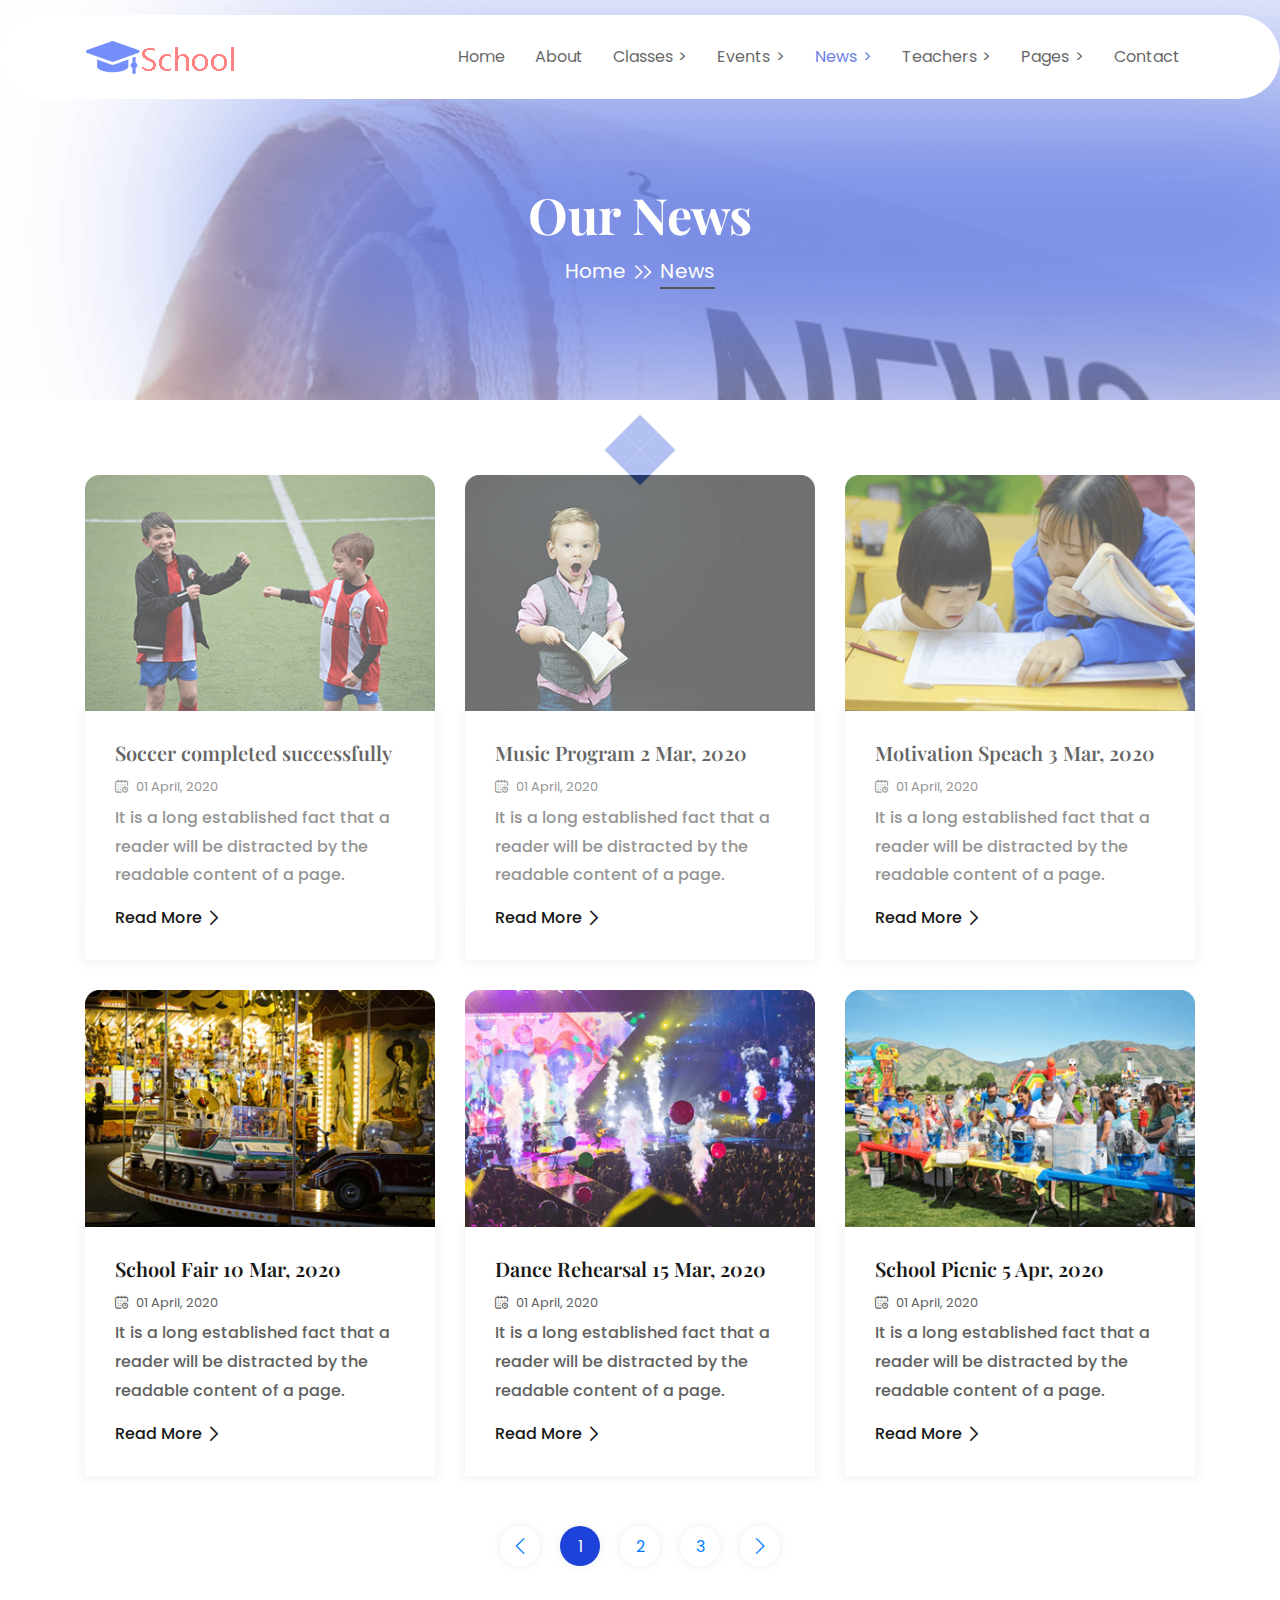
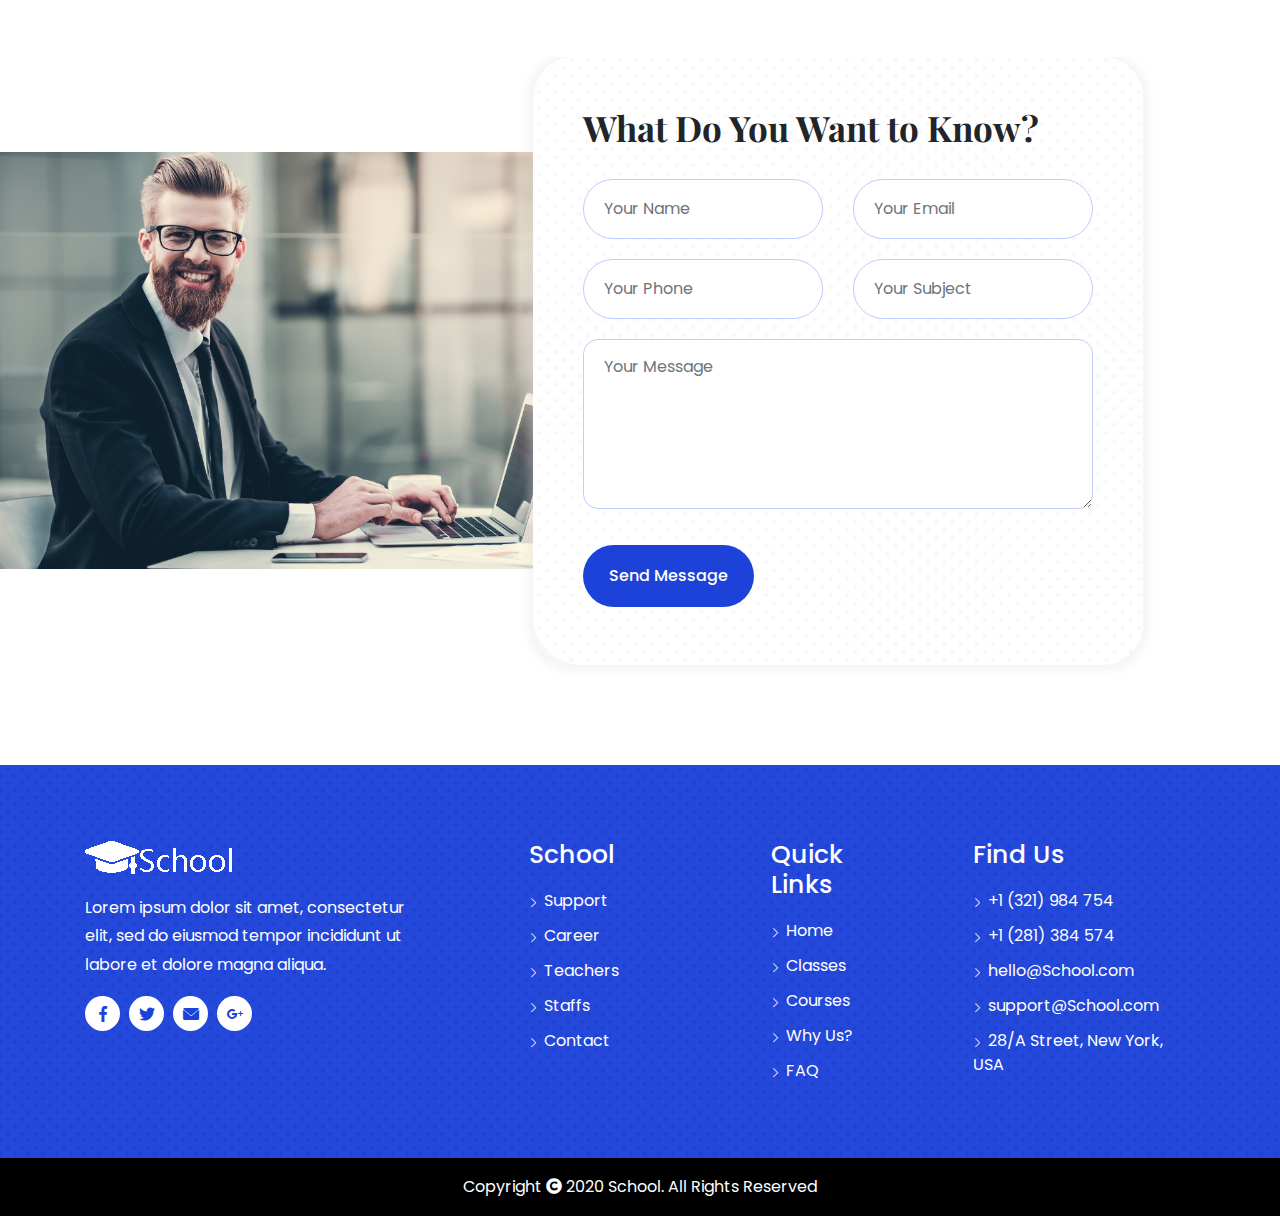
<file: news.html>
<!DOCTYPE html>
<html lang="zxx">
<head>
    <!-- Required meta tags -->
    <meta charset="UTF-8" />
    <meta name="viewport" content="width=device-width, initial-scale=1, shrink-to-fit=no" />
    <!-- Bootstrap CSS -->
    <link rel="stylesheet" type="text/css" href="assets/css/bootstrap.min.css" />
    <!-- MeanMenu CSS -->
    <link rel="stylesheet" href="assets/css/meanmenu.css" />
    <!-- Fontawsome CSS -->
    <link rel="stylesheet" type="text/css" href="assets/css/fontawesome-all.min.css" />
    <!-- Flaticon CSS -->
    <link rel="stylesheet" type="text/css" href="assets/css/flaticon.css" />
    <!-- Magnific CSS -->
    <link rel="stylesheet" type="text/css" href="assets/css/magnific-popup.css" />
    <link rel="stylesheet" type="text/css" href="assets/css/animate.css" />
    <!-- Owl Carousel CSS -->
    <link rel="stylesheet" href="assets/css/owl.carousel.min.css" />
    <!-- Main CSS -->
    <link rel="stylesheet" href="assets/css/style.css" />
    <!-- Responsive CSS -->
    <link rel="stylesheet" href="assets/css/responsive.css" />

    <title>School - Education HTML Template</title>

    <link rel="icon" type="image/png" href="assets/images/favicon.ico">

</head>

<body>

    <!-- Preloader -->
    <div id="loading">
        <div id="loading-center">
            <div id="loading-center-absolute">
                <div class="object" id="object_one"></div>
                <div class="object" id="object_two"></div>
                <div class="object" id="object_three"></div>
                <div class="object" id="object_four"></div>
            </div>
        </div>
    </div>
    <!-- End Preloader -->

    <!-- Start Navbar Area -->
    <div class="navbar-area">
        <div class="mobile-nav">
            <a href="index.html" class="logo">
                <img src="assets/images/logo1.png" alt="logo" />
            </a>
        </div>

        <div class="main-nav">
            <div class="container">
                <nav class="navbar navbar-expand-md navbar-light">
                    <a class="navbar-brand" href="index.html">
                        <img src="assets/images/logo1.png" alt="logo" />
                    </a>
                    <div class="collapse navbar-collapse mean-menu" id="navbarSupportedContent">
                        <ul class="navbar-nav text-right">
                            <li class="nav-item">
                                <a href="index.html" class="nav-link">Home</a>
                            </li>
                            <li class="nav-item">
                                <a href="about.html" class="nav-link">About</a>
                            </li>
                            <li class="nav-item">
                                <a href="#" class="nav-link dropdown-toggle">Classes</a>
                                <ul class="dropdown-menu">
                                    <li class="nav-item">
                                        <a href="classes.html" class="nav-link">Classes</a>
                                    </li>
                                    <li class="nav-item">
                                        <a href="special-class.html" class="nav-link">Special Courses</a>
                                    </li>
                                    <li class="nav-item">
                                        <a href="single-class.html" class="nav-link">Classes Details</a>
                                    </li>
                                </ul>
                            </li>
                            <li class="nav-item">
                                <a href="#" class="nav-link dropdown-toggle">Events</a>
                                <ul class="dropdown-menu">
                                    <li class="nav-item">
                                        <a href="events.html" class="nav-link">Events</a>
                                    </li>
                                    <li class="nav-item">
                                        <a href="single-events.html" class="nav-link">Events Details</a>
                                    </li>
                                </ul>
                            </li>
                            <li class="nav-item">
                                <a href="#" class="nav-link dropdown-toggle active">News</a>
                                <ul class="dropdown-menu">
                                    <li class="nav-item">
                                        <a href="news.html" class="nav-link active">News</a>
                                    </li>
                                    <li class="nav-item">
                                        <a href="single-news.html" class="nav-link">News Details</a>
                                    </li>
                                </ul>
                            </li>
                            <li class="nav-item">
                                <a href="#" class="nav-link dropdown-toggle">Teachers</a>
                                <ul class="dropdown-menu">
                                    <li class="nav-item">
                                        <a href="teachers.html" class="nav-link">Teachers</a>
                                    </li>
                                    <li class="nav-item">
                                        <a href="single-teacher.html" class="nav-link">Teachers Details</a>
                                    </li>
                                </ul>
                            </li>
                            <li class="nav-item">
                                <a href="#" class="nav-link dropdown-toggle">Pages</a>
                                <ul class="dropdown-menu">
                                    <li class="nav-item">
                                        <a href="admission.html" class="nav-link">Admission</a>
                                    </li>
                                    <li class="nav-item">
                                        <a href="pricing.html" class="nav-link">Pricing</a>
                                    </li>
                                    <li class="nav-item">
                                        <a href="gallery.html" class="nav-link">Gallery</a>
                                    </li>
                                    <li class="nav-item">
                                        <a href="testimonials.html" class="nav-link">Testimonials</a>
                                    </li>
                                    <li class="nav-item">
                                        <a href="singnup.html" class="nav-link">Signup</a>
                                    </li>
                                    <li class="nav-item">
                                        <a href="signin.html" class="nav-link">Signin</a>
                                    </li>
                                    <li class="nav-item">
                                        <a href="404.html" class="nav-link">Error 404</a>
                                    </li>
                                    <li class="nav-item">
                                        <a href="faq.html" class="nav-link">FAQ</a>
                                    </li>
                                    <li class="nav-item">
                                        <a href="terms%26condition.html" class="nav-link">Terms & Conditions</a>
                                    </li>
                                    <li class="nav-item">
                                        <a href="privecy.html" class="nav-link">Privacy Policy</a>
                                    </li>
                                </ul>
                            </li>
                            <li class="nav-item">
                                <a href="contact.html" class="nav-link">Contact </a>
                            </li>
                        </ul>
                    </div>
                </nav>
            </div>
        </div>
    </div>
    <!-- End Navbar Area -->

    <!-- Start Page Title Area -->
    <div class="banner-area news-bg">
        <div class="d-table">
            <div class="d-table-cell">
                <div class="container">
                    <div class="page-title-content">
                        <h2>Our News</h2>
                        <ul>
                            <li>
                                <a href="index.html"> Home </a>
                                <i class="flaticon-fast-forward"></i>
                                <p class="active"> News </p>
                            </li>
                        </ul>
                    </div>
                </div>
            </div>
        </div>
    </div>
    <!-- End Page Title Area -->

    <!-- News -->

    <section class="news">
        <div class="container">
            <div class="row">
                <div class="col-lg-4 col-md-6">
                    <div class="single-news">
                        <div class="news-img">
                            <a href="single-news.html">
                                <img src="assets/images/news/img1.png" alt="events" />
                            </a>
                        </div>
                        <div class="content">
                            <a href="single-news.html">
                                <h2>Soccer completed successfully</h2>
                            </a>
                            <p class="calender">
                                <i class="flaticon-calendar"></i> 01 April, 2020
                            </p>
                            <p>
                                It is a long established fact that a reader will be distracted by the readable content of a page.
                            </p>
                            <a href="single-news.html" class="line-bnt">Read More 
                                <i class="flaticon-next"></i>
                            </a>
                        </div>
                    </div>
                </div>
                <div class="col-lg-4 col-md-6">
                    <div class="single-news">
                        <div class="news-img">
                            <a href="single-news.html">
                                <img src="assets/images/news/img2.png" alt="events" />
                            </a>
                        </div>
                        <div class="content">
                            <a href="single-news.html">
                                <h2>Music Program 2 Mar, 2020</h2>
                            </a>
                            <p class="calender">
                                <i class="flaticon-calendar"></i> 01 April, 2020
                            </p>
                            <p>
                                It is a long established fact that a reader will be distracted by the readable content of a page.
                            </p>
                            <a href="single-news.html" class="line-bnt">Read More 
                              <i class="flaticon-next"></i>        
                            </a>
                        </div>
                    </div>
                </div>
                <div class="col-lg-4 col-md-6">
                    <div class="single-news">
                        <div class="news-img">
                            <a href="single-news.html">
                                <img src="assets/images/news/img3.png" alt="events" />
                            </a>
                        </div>
                        <div class="content">
                            <a href="single-news.html">
                                <h2>Motivation Speach 3 Mar, 2020</h2>
                            </a>
                            <p class="calender">
                                <i class="flaticon-calendar"></i> 01 April, 2020
                            </p>
                            <p>
                                It is a long established fact that a reader will be distracted by the readable content of a page.
                            </p>
                            <a href="single-news.html" class="line-bnt">Read More <i class="flaticon-next"></i></a>
                        </div>
                    </div>
                </div>
                <div class="col-lg-4 col-md-6">
                    <div class="single-news">
                        <div class="news-img">
                            <a href="single-news.html">
                                <img src="assets/images/news/img4.png" alt="events" />
                            </a>
                        </div>
                        <div class="content">
                            <a href="single-news.html">
                                <h2>School Fair 10 Mar, 2020</h2>
                            </a>
                            <p class="calender">
                                <i class="flaticon-calendar"></i> 01 April, 2020
                            </p>
                            <p>
                                It is a long established fact that a reader will be distracted by the readable content of a page.
                            </p>
                            <a href="single-news.html" class="line-bnt">Read More <i class="flaticon-next"></i></a>
                        </div>
                    </div>
                </div>
                <div class="col-lg-4 col-md-6">
                    <div class="single-news">
                        <div class="events-img">
                            <a href="single-news.html">
                                <img src="assets/images/news/img5.png" alt="events" />
                            </a>
                        </div>
                        <div class="content">
                            <a href="single-news.html">
                                <h2>Dance Rehearsal 15 Mar, 2020</h2>
                            </a>
                            <p class="calender">
                                <i class="flaticon-calendar"></i> 01 April, 2020
                            </p>
                            <p>
                                It is a long established fact that a reader will be distracted by the readable content of a page.
                            </p>
                            <a href="single-news.html" class="line-bnt">Read More <i class="flaticon-next"></i
                ></a>
                        </div>
                    </div>
                </div>
                <div class="col-lg-4 col-md-6">
                    <div class="single-news">
                        <div class="news-img">
                            <a href="single-news.html">
                                <img src="assets/images/news/img6.png" alt="events" />
                            </a>
                        </div>
                        <div class="content">
                            <a href="single-news.html">
                                <h2>School Picnic 5 Apr, 2020</h2>
                            </a>
                            <p class="calender">
                                <i class="flaticon-calendar"></i> 01 April, 2020
                            </p>
                            <p>
                                It is a long established fact that a reader will be distracted by the readable content of a page.
                            </p>
                            <a href="single-news.html" class="line-bnt">Read More <i class="flaticon-next"></i
                ></a>
                        </div>
                    </div>
                </div>
            </div>

            <div class="row">
                <div class="col-lg-12 text-center">
                    <ul class="pagination">
                        <li class="page-item"><a class="page-link" href="#"><i class="flaticon-left-arrow"></i></a></li>
                        <li class="page-item active"><a class="page-link" href="#">1</a></li>
                        <li class="page-item"><a class="page-link" href="#">2</a></li>
                        <li class="page-item"><a class="page-link" href="#">3</a></li>
                        <li class="page-item"><a class="page-link" href="#"><i class="flaticon-next"></i></a></li>
                    </ul>
                </div>
            </div>
        </div>

    </section>
    <!-- End News  -->

    <!-- Contact Area -->
    <section class="home-contact-area pb-100">
        <div class="container-fluid">
            <div class="row align-items-center">
                <div class="col-lg-6 pl-0">
                    <div class="contact-img">
                        <img src="assets/images/contact.png" alt="contact" />
                    </div>
                </div>
                <div class="col-lg-6">
                    <div class="home-contact-content">
                        <h2>What Do You Want to Know?</h2>
                        <form id="contactForm">
                            <div class="row">
                                <div class="col-lg-6 col-sm-6">
                                    <div class="form-group">
                                        <input type="text" name="name" id="name" class="form-control" required data-error="Please enter your name" placeholder="Your Name" />
                                        <div class="help-block with-errors"></div>
                                    </div>
                                </div>

                                <div class="col-lg-6 col-sm-6">
                                    <div class="form-group">
                                        <input type="email" name="email" id="email" class="form-control" required data-error="Please enter your email" placeholder="Your Email" />
                                        <div class="help-block with-errors"></div>
                                    </div>
                                </div>

                                <div class="col-lg-6 col-sm-6">
                                    <div class="form-group">
                                        <input type="text" name="phone_number" id="phone_number" required data-error="Please enter your number" class="form-control" placeholder="Your Phone" />
                                        <div class="help-block with-errors"></div>
                                    </div>
                                </div>

                                <div class="col-lg-6 col-sm-6">
                                    <div class="form-group">
                                        <input type="text" name="msg_subject" id="msg_subject" class="form-control" required data-error="Please enter your subject" placeholder="Your Subject" />
                                        <div class="help-block with-errors"></div>
                                    </div>
                                </div>

                                <div class="col-lg-12 col-md-12">
                                    <div class="form-group">
                                        <textarea name="message" class="form-control" id="message" cols="30" rows="5" required data-error="Write your message" placeholder="Your Message"></textarea>
                                        <div class="help-block with-errors"></div>
                                    </div>
                                </div>

                                <div class="col-lg-12 col-md-12">
                                    <button type="submit" class="default-btn page-btn box-btn">
                                                Send Message
                                     </button>
                                    <div id="msgSubmit" class="h3 text-center hidden"></div>
                                    <div class="clearfix"></div>
                                </div>
                            </div>
                        </form>
                    </div>
                </div>
            </div>
        </div>
    </section>
    <!-- End Contact Area -->

    <!-- Footer Area -->
    <div class="footer-area">
        <div class="container">
            <div class="row">
                <div class="col-lg-4 col-md-6">
                    <div class="footer-left">
                        <a href="index.html" class="logo"><img src="assets/images/logo2.png" alt="logo" /></a>
                        <p>
                            Lorem ipsum dolor sit amet, consectetur elit, sed do eiusmod tempor incididunt ut labore et dolore magna aliqua.
                        </p>
                        <ul class="footer-social">
                            <li>
                                <a href="#"><i class="flaticon-facebook"></i></a>
                            </li>
                            <li>
                                <a href="#"><i class="flaticon-twitter"></i></a>
                            </li>
                            <li>
                                <a href="#"><i class="flaticon-envelope"></i></a>
                            </li>
                            <li>
                                <a href="#"><i class="flaticon-google-plus"></i></a>
                            </li>
                        </ul>
                    </div>
                </div>
                <div class="col-lg-3 col-md-6">
                    <div class="footer-content fml-25">
                        <h2>School</h2>
                        <ul>
                            <li>
                                <a href="#"><i class="flaticon-next"></i> Support</a>
                            </li>
                            <li>
                                <a href="#"><i class="flaticon-next"></i> Career</a>
                            </li>
                            <li>
                                <a href="#"><i class="flaticon-next"></i> Teachers</a>
                            </li>
                            <li>
                                <a href="#"><i class="flaticon-next"></i> Staffs</a>
                            </li>
                            <li>
                                <a href="#"><i class="flaticon-next"></i> Contact</a>
                            </li>
                        </ul>
                    </div>
                </div>
                <div class="col-lg-2 col-md-6">
                    <div class="footer-content fml-15">
                        <h2>Quick Links</h2>
                        <ul>
                            <li>
                                <a href="#"><i class="flaticon-next"></i> Home</a>
                            </li>
                            <li>
                                <a href="#"><i class="flaticon-next"></i> Classes</a>
                            </li>
                            <li>
                                <a href="#"><i class="flaticon-next"></i> Courses</a>
                            </li>
                            <li>
                                <a href="#"><i class="flaticon-next"></i> Why Us?</a>
                            </li>
                            <li>
                                <a href="#"><i class="flaticon-next"></i> FAQ</a>
                            </li>
                        </ul>
                    </div>
                </div>
                <div class="col-lg-3 col-md-6">
                    <div class="footer-content fml-15 fml-20">
                        <h2>Find Us</h2>
                        <ul>
                            <li>
                                <a href="#"><i class="flaticon-next"></i> +1 (321) 984 754</a>
                            </li>
                            <li>
                                <a href="#"><i class="flaticon-next"></i> +1 (281) 384 574</a>
                            </li>
                            <li>
                                <a href="#"><i class="flaticon-next"></i> hello@School.com</a>
                            </li>
                            <li>
                                <a href="#"><i class="flaticon-next"></i> support@School.com</a>
                            </li>
                            <li>
                                <a href="#">
                                    <i class="flaticon-next"></i> 28/A Street, New York, USA
                                </a>
                            </li>
                        </ul>
                    </div>
                </div>
            </div>
        </div>
    </div>
    <!-- End Footer Area -->

    <!-- Copy Area -->
    <div class="copy-area">
        <div class="container">
            <div class="col-lg-12">
                <div class="row">
                    <div class="copy">
                        <p>
                            Copyright <i class="fa fa-copyright"></i> 2020 School. All Rights Reserved
                        </p>
                    </div>
                </div>
            </div>
        </div>
    </div>
    <!-- End Copy Area -->

    <!-- Scroll top -->
    <a href="#" class="scroll-top wow bounceInDown">
        <i class="fas fa-angle-double-up"></i>
    </a>

    <!-- Js -->
    <script src="assets/js/jquery.min.js"></script>
    <!-- Boostrap Js  -->
    <script src="assets/js/popper.min.js"></script>
    <script src="assets/js/bootstrap.min.js"></script>
    <!-- MeanMenu JS -->
    <script src="assets/js/jquery.meanmenu.js"></script>
    <script src="assets/js/jquery.magnific-popup.min.js"></script>
    <!-- Owl carasol Js -->
    <script src="assets/js/owl.carousel.min.js"></script>
    <!-- Wow js -->
    <script src="assets/js/wow.min.js"></script>
    <!-- Isotope Js -->
    <script src="assets/js/isotope.pkgd.min.js"></script>
    <!-- Form Validator Js  -->
    <script src="assets/js/form-validator.min.js"></script>
    <!-- Contact Form Js -->
    <script src="assets/js/contact-form-script.js"></script>
    <!-- Main js -->
    <script src="assets/js/main.js"></script>
</body>
</html>
</file>
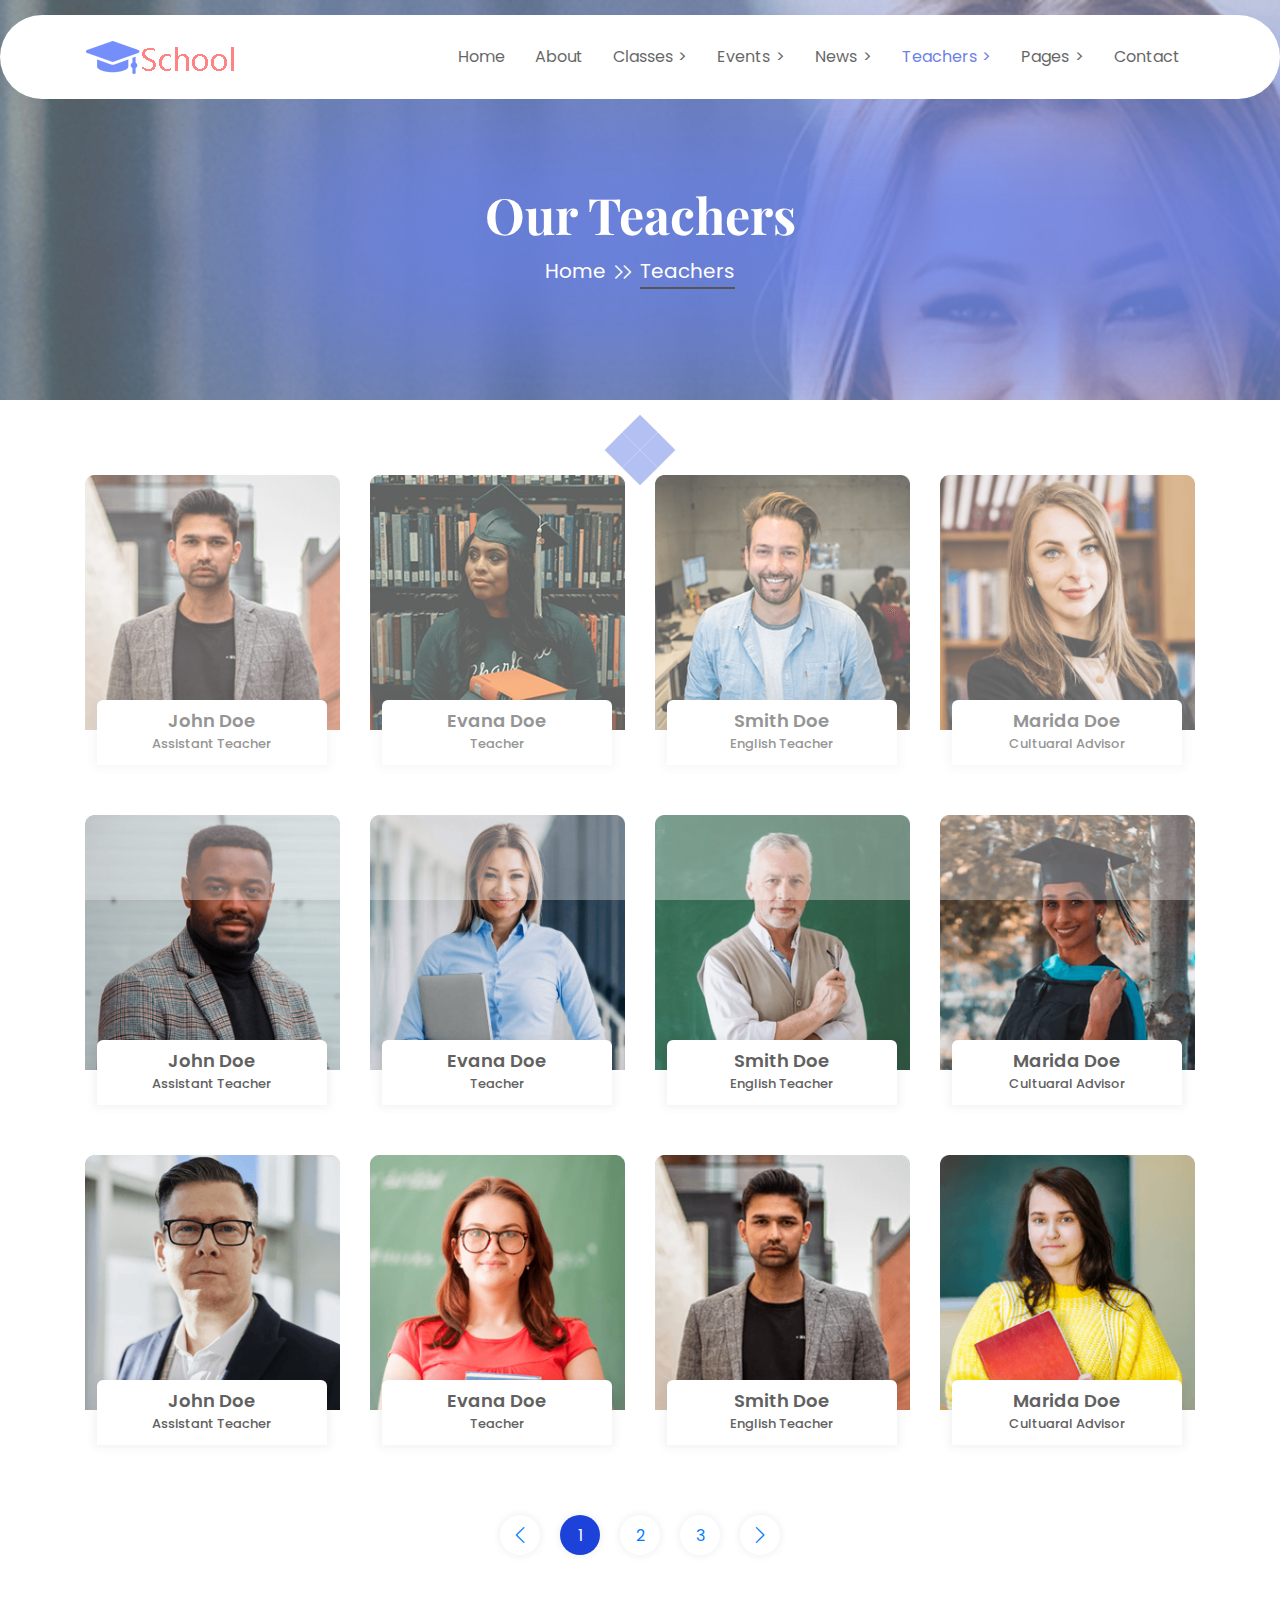
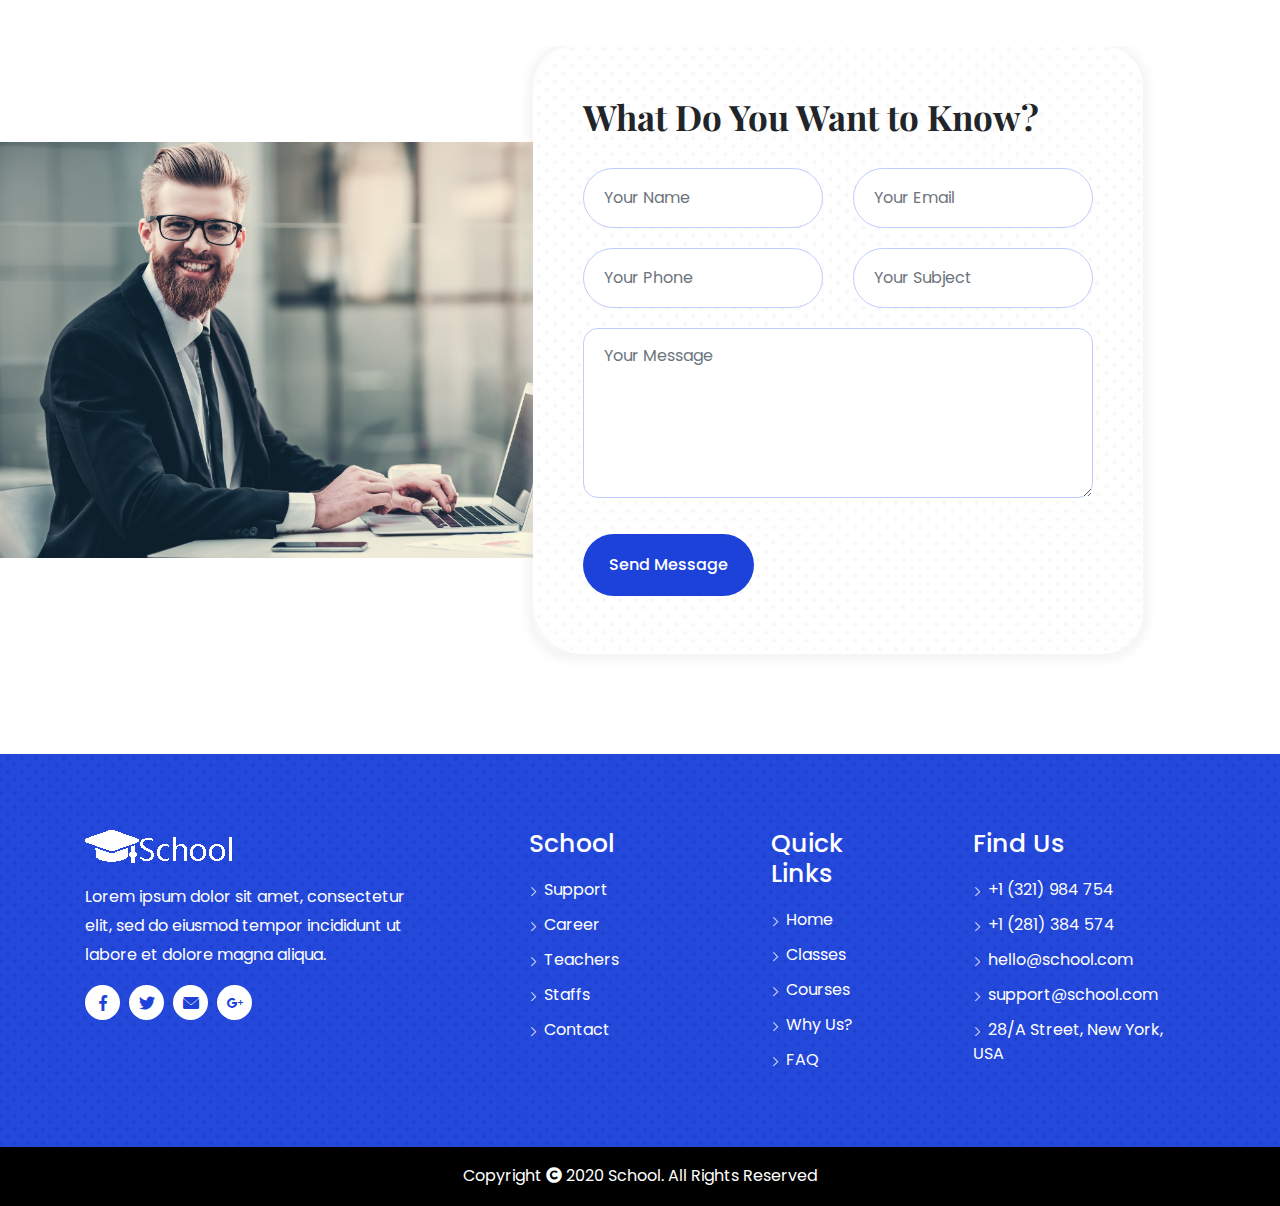
<file: teachers.html>
<!DOCTYPE html>
<html lang="zxx">
<head>
    <!-- Required meta tags -->
    <meta charset="UTF-8" />
    <meta name="viewport" content="width=device-width, initial-scale=1, shrink-to-fit=no" />
    <!-- Bootstrap CSS -->
    <link rel="stylesheet" type="text/css" href="assets/css/bootstrap.min.css" />
    <!-- MeanMenu CSS -->
    <link rel="stylesheet" href="assets/css/meanmenu.css" />
    <!-- Fontawsome CSS -->
    <link rel="stylesheet" type="text/css" href="assets/css/fontawesome-all.min.css" />
    <!-- Flaticon CSS -->
    <link rel="stylesheet" type="text/css" href="assets/css/flaticon.css" />
    <!-- Magnific CSS -->
    <link rel="stylesheet" type="text/css" href="assets/css/magnific-popup.css" />
    <link rel="stylesheet" type="text/css" href="assets/css/animate.css" />
    <!-- Owl Carousel CSS -->
    <link rel="stylesheet" href="assets/css/owl.carousel.min.css" />
    <!-- Main CSS -->
    <link rel="stylesheet" href="assets/css/style.css" />
    <!-- Responsive CSS -->
    <link rel="stylesheet" href="assets/css/responsive.css" />

    <title>School - Education HTML Template</title>

    <link rel="icon" type="image/png" href="assets/images/favicon.ico">

</head>

<body>
    <!-- Preloader -->
    <div id="loading">
        <div id="loading-center">
            <div id="loading-center-absolute">
                <div class="object" id="object_one"></div>
                <div class="object" id="object_two"></div>
                <div class="object" id="object_three"></div>
                <div class="object" id="object_four"></div>
            </div>
        </div>
    </div>
    <!-- End Preloader -->

    <!-- Start Navbar Area -->
    <div class="navbar-area">
        <div class="mobile-nav">
            <a href="index.html" class="logo">
                <img src="assets/images/logo1.png" alt="logo" />
            </a>
        </div>

        <div class="main-nav">
            <div class="container">
                <nav class="navbar navbar-expand-md navbar-light">
                    <a class="navbar-brand" href="index.html">
                        <img src="assets/images/logo1.png" alt="logo" />
                    </a>
                    <div class="collapse navbar-collapse mean-menu" id="navbarSupportedContent">
                        <ul class="navbar-nav text-right">
                            <li class="nav-item">
                                <a href="index.html" class="nav-link">Home</a>
                            </li>
                            <li class="nav-item">
                                <a href="about.html" class="nav-link">About</a>
                            </li>
                            <li class="nav-item">
                                <a href="#" class="nav-link dropdown-toggle">Classes</a>
                                <ul class="dropdown-menu">
                                    <li class="nav-item">
                                        <a href="classes.html" class="nav-link">Classes</a>
                                    </li>
                                    <li class="nav-item">
                                        <a href="special-class.html" class="nav-link">Special Courses</a>
                                    </li>
                                    <li class="nav-item">
                                        <a href="single-class.html" class="nav-link">Classes Details</a>
                                    </li>
                                </ul>
                            </li>
                            <li class="nav-item">
                                <a href="#" class="nav-link dropdown-toggle">Events</a>
                                <ul class="dropdown-menu">
                                    <li class="nav-item">
                                        <a href="events.html" class="nav-link">Events</a>
                                    </li>
                                    <li class="nav-item">
                                        <a href="single-events.html" class="nav-link">Events Details</a>
                                    </li>
                                </ul>
                            </li>
                            <li class="nav-item">
                                <a href="#" class="nav-link dropdown-toggle">News</a>
                                <ul class="dropdown-menu">
                                    <li class="nav-item">
                                        <a href="news.html" class="nav-link">News</a>
                                    </li>
                                    <li class="nav-item">
                                        <a href="single-news.html" class="nav-link">News Details</a>
                                    </li>
                                </ul>
                            </li>
                            <li class="nav-item">
                                <a href="#" class="nav-link dropdown-toggle active">Teachers</a>
                                <ul class="dropdown-menu">
                                    <li class="nav-item">
                                        <a href="teachers.html" class="nav-link active">Teachers</a>
                                    </li>
                                    <li class="nav-item">
                                        <a href="single-teacher.html" class="nav-link">Teachers Details</a>
                                    </li>
                                </ul>
                            </li>
                            <li class="nav-item">
                                <a href="#" class="nav-link dropdown-toggle">Pages</a>
                                <ul class="dropdown-menu">
                                    <li class="nav-item">
                                        <a href="admission.html" class="nav-link">Admission</a>
                                    </li>
                                    <li class="nav-item">
                                        <a href="pricing.html" class="nav-link">Pricing</a>
                                    </li>
                                    <li class="nav-item">
                                        <a href="gallery.html" class="nav-link">Gallery</a>
                                    </li>
                                    <li class="nav-item">
                                        <a href="testimonials.html" class="nav-link">Testimonials</a>
                                    </li>
                                    <li class="nav-item">
                                        <a href="singnup.html" class="nav-link">Signup</a>
                                    </li>
                                    <li class="nav-item">
                                        <a href="signin.html" class="nav-link">Signin</a>
                                    </li>
                                    <li class="nav-item">
                                        <a href="404.html" class="nav-link">Error 404</a>
                                    </li>
                                    <li class="nav-item">
                                        <a href="faq.html" class="nav-link">FAQ</a>
                                    </li>
                                    <li class="nav-item">
                                        <a href="terms%26condition.html" class="nav-link">Terms & Conditions</a>
                                    </li>
                                    <li class="nav-item">
                                        <a href="privecy.html" class="nav-link">Privacy Policy</a>
                                    </li>
                                </ul>
                            </li>
                            <li class="nav-item">
                                <a href="contact.html" class="nav-link">Contact </a>
                            </li>
                        </ul>
                    </div>
                </nav>
            </div>
        </div>
    </div>
    <!-- End Navbar Area -->

    <!-- Start Page Title Area -->
    <div class="banner-area teachers">
        <div class="d-table">
            <div class="d-table-cell">
                <div class="container">
                    <div class="page-title-content">
                        <h2>Our Teachers</h2>
                        <ul>
                            <li>
                                <a href="index.html"> Home </a>
                                <i class="flaticon-fast-forward"></i>
                                <p class="active"> Teachers </p>
                            </li>
                        </ul>
                    </div>
                </div>
            </div>
        </div>
    </div>
    <!-- End Page Title Area -->

    <!-- Teachers -->
    <section class="teachers-area">
        <div class="container">
            <div class="row">
                <div class="col-lg-3 col-sm-6">
                    <div class="single-teacher">
                        <div class="teacher-img">
                            <a href="single-teacher.html"> <img src="assets/images/teachers/img11.png" alt="teacher" /></a>
                        </div>
                        <div class="teachers-content">
                            <h2>John Doe</h2>
                            <p>Assistant Teacher</p>
                        </div>
                        <div class="teacher-social">
                            <ul>
                                <li>
                                    <a href="#"><i class="flaticon-facebook"></i></a>
                                </li>
                                <li>
                                    <a href="#"><i class="flaticon-twitter"></i></a>
                                </li>
                                <li>
                                    <a href="#"><i class="flaticon-envelope"></i></a>
                                </li>
                                <li>
                                    <a href="#"><i class="flaticon-right-arrow"></i></a>
                                </li>
                            </ul>
                        </div>
                    </div>
                </div>
                <div class="col-lg-3 col-sm-6">
                    <div class="single-teacher">
                        <div class="teacher-img">
                            <a href="single-teacher.html">
                                <img src="assets/images/teachers/img2.png" alt="teacher" /></a>
                        </div>
                        <div class="teachers-content">
                            <h2>Evana Doe</h2>
                            <p>Teacher</p>
                        </div>
                        <div class="teacher-social">
                            <ul>
                                <li>
                                    <a href="#"><i class="flaticon-facebook"></i></a>
                                </li>
                                <li>
                                    <a href="#"><i class="flaticon-twitter"></i></a>
                                </li>
                                <li>
                                    <a href="#"><i class="flaticon-envelope"></i></a>
                                </li>
                                <li>
                                    <a href="#"><i class="flaticon-right-arrow"></i></a>
                                </li>
                            </ul>
                        </div>
                    </div>
                </div>
                <div class="col-lg-3 col-sm-6">
                    <div class="single-teacher">
                        <div class="teacher-img">
                            <a href="single-teacher.html">
                                <img src="assets/images/teachers/img3.png" alt="teacher" /></a>
                        </div>
                        <div class="teachers-content">
                            <h2>Smith Doe</h2>
                            <p>English Teacher</p>
                        </div>
                        <div class="teacher-social">
                            <ul>
                                <li>
                                    <a href="#"><i class="flaticon-facebook"></i></a>
                                </li>
                                <li>
                                    <a href="#"><i class="flaticon-twitter"></i></a>
                                </li>
                                <li>
                                    <a href="#"><i class="flaticon-envelope"></i></a>
                                </li>
                                <li>
                                    <a href="#"><i class="flaticon-right-arrow"></i></a>
                                </li>
                            </ul>
                        </div>
                    </div>
                </div>
                <div class="col-lg-3 col-sm-6">
                    <div class="single-teacher">
                        <div class="teacher-img">
                            <a href="single-teacher.html">
                                <img src="assets/images/teachers/img8.png" alt="teacher" /></a>
                        </div>
                        <div class="teachers-content">
                            <h2>Marida Doe</h2>
                            <p>Cultuaral Advisor</p>
                        </div>
                        <div class="teacher-social">
                            <ul>
                                <li>
                                    <a href="#"><i class="flaticon-facebook"></i></a>
                                </li>
                                <li>
                                    <a href="#"><i class="flaticon-twitter"></i></a>
                                </li>
                                <li>
                                    <a href="#"><i class="flaticon-envelope"></i></a>
                                </li>
                                <li>
                                    <a href="#"><i class="flaticon-right-arrow"></i></a>
                                </li>
                            </ul>
                        </div>
                    </div>
                </div>
                <div class="col-lg-3 col-sm-6">
                    <div class="single-teacher">
                        <div class="teacher-img">
                            <a href="single-teacher.html"> <img src="assets/images/teachers/img5.png" alt="teacher" /></a>
                        </div>
                        <div class="teachers-content">
                            <h2>John Doe</h2>
                            <p>Assistant Teacher</p>
                        </div>
                        <div class="teacher-social">
                            <ul>
                                <li>
                                    <a href="#"><i class="flaticon-facebook"></i></a>
                                </li>
                                <li>
                                    <a href="#"><i class="flaticon-twitter"></i></a>
                                </li>
                                <li>
                                    <a href="#"><i class="flaticon-envelope"></i></a>
                                </li>
                                <li>
                                    <a href="#"><i class="flaticon-right-arrow"></i></a>
                                </li>
                            </ul>
                        </div>
                    </div>
                </div>
                <div class="col-lg-3 col-sm-6">
                    <div class="single-teacher">
                        <div class="teacher-img">
                            <a href="single-teacher.html">
                                <img src="assets/images/teachers/img6.png" alt="teacher" /></a>
                        </div>
                        <div class="teachers-content">
                            <h2>Evana Doe</h2>
                            <p>Teacher</p>
                        </div>
                        <div class="teacher-social">
                            <ul>
                                <li>
                                    <a href="#"><i class="flaticon-facebook"></i></a>
                                </li>
                                <li>
                                    <a href="#"><i class="flaticon-twitter"></i></a>
                                </li>
                                <li>
                                    <a href="#"><i class="flaticon-envelope"></i></a>
                                </li>
                                <li>
                                    <a href="#"><i class="flaticon-right-arrow"></i></a>
                                </li>
                            </ul>
                        </div>
                    </div>
                </div>
                <div class="col-lg-3 col-sm-6">
                    <div class="single-teacher">
                        <div class="teacher-img">
                            <a href="single-teacher.html">
                                <img src="assets/images/teachers/img7.png" alt="teacher" /></a>
                        </div>
                        <div class="teachers-content">
                            <h2>Smith Doe</h2>
                            <p>English Teacher</p>
                        </div>
                        <div class="teacher-social">
                            <ul>
                                <li>
                                    <a href="#"><i class="flaticon-facebook"></i></a>
                                </li>
                                <li>
                                    <a href="#"><i class="flaticon-twitter"></i></a>
                                </li>
                                <li>
                                    <a href="#"><i class="flaticon-envelope"></i></a>
                                </li>
                                <li>
                                    <a href="#"><i class="flaticon-right-arrow"></i></a>
                                </li>
                            </ul>
                        </div>
                    </div>
                </div>
                <div class="col-lg-3 col-sm-6">
                    <div class="single-teacher">
                        <div class="teacher-img">
                            <a href="single-teacher.html">
                                <img src="assets/images/teachers/img4.png" alt="teacher" /></a>
                        </div>
                        <div class="teachers-content">
                            <h2>Marida Doe</h2>
                            <p>Cultuaral Advisor</p>
                        </div>
                        <div class="teacher-social">
                            <ul>
                                <li>
                                    <a href="#"><i class="flaticon-facebook"></i></a>
                                </li>
                                <li>
                                    <a href="#"><i class="flaticon-twitter"></i></a>
                                </li>
                                <li>
                                    <a href="#"><i class="flaticon-envelope"></i></a>
                                </li>
                                <li>
                                    <a href="#"><i class="flaticon-right-arrow"></i></a>
                                </li>
                            </ul>
                        </div>
                    </div>
                </div>
                <div class="col-lg-3 col-sm-6">
                    <div class="single-teacher">
                        <div class="teacher-img">
                            <a href="single-teacher.html"> <img src="assets/images/teachers/img9.png" alt="teacher" /></a>
                        </div>
                        <div class="teachers-content">
                            <h2>John Doe</h2>
                            <p>Assistant Teacher</p>
                        </div>
                        <div class="teacher-social">
                            <ul>
                                <li>
                                    <a href="#"><i class="flaticon-facebook"></i></a>
                                </li>
                                <li>
                                    <a href="#"><i class="flaticon-twitter"></i></a>
                                </li>
                                <li>
                                    <a href="#"><i class="flaticon-envelope"></i></a>
                                </li>
                                <li>
                                    <a href="#"><i class="flaticon-right-arrow"></i></a>
                                </li>
                            </ul>
                        </div>
                    </div>
                </div>
                <div class="col-lg-3 col-sm-6">
                    <div class="single-teacher">
                        <div class="teacher-img">
                            <a href="single-teacher.html">
                                <img src="assets/images/teachers/img10.png" alt="teacher" /></a>
                        </div>
                        <div class="teachers-content">
                            <h2>Evana Doe</h2>
                            <p>Teacher</p>
                        </div>
                        <div class="teacher-social">
                            <ul>
                                <li>
                                    <a href="#"><i class="flaticon-facebook"></i></a>
                                </li>
                                <li>
                                    <a href="#"><i class="flaticon-twitter"></i></a>
                                </li>
                                <li>
                                    <a href="#"><i class="flaticon-envelope"></i></a>
                                </li>
                                <li>
                                    <a href="#"><i class="flaticon-right-arrow"></i></a>
                                </li>
                            </ul>
                        </div>
                    </div>
                </div>
                <div class="col-lg-3 col-sm-6">
                    <div class="single-teacher">
                        <div class="teacher-img">
                            <a href="single-teacher.html">
                                <img src="assets/images/teachers/img11.png" alt="teacher" /></a>
                        </div>
                        <div class="teachers-content">
                            <h2>Smith Doe</h2>
                            <p>English Teacher</p>
                        </div>
                        <div class="teacher-social">
                            <ul>
                                <li>
                                    <a href="#"><i class="flaticon-facebook"></i></a>
                                </li>
                                <li>
                                    <a href="#"><i class="flaticon-twitter"></i></a>
                                </li>
                                <li>
                                    <a href="#"><i class="flaticon-envelope"></i></a>
                                </li>
                                <li>
                                    <a href="#"><i class="flaticon-right-arrow"></i></a>
                                </li>
                            </ul>
                        </div>
                    </div>
                </div>
                <div class="col-lg-3 col-sm-6">
                    <div class="single-teacher">
                        <div class="teacher-img">
                            <a href="single-teacher.html">
                                <img src="assets/images/teachers/img12.png" alt="teacher" /></a>
                        </div>
                        <div class="teachers-content">
                            <h2>Marida Doe</h2>
                            <p>Cultuaral Advisor</p>
                        </div>
                        <div class="teacher-social">
                            <ul>
                                <li>
                                    <a href="#"><i class="flaticon-facebook"></i></a>
                                </li>
                                <li>
                                    <a href="#"><i class="flaticon-twitter"></i></a>
                                </li>
                                <li>
                                    <a href="#"><i class="flaticon-envelope"></i></a>
                                </li>
                                <li>
                                    <a href="#"><i class="flaticon-right-arrow"></i></a>
                                </li>
                            </ul>
                        </div>
                    </div>
                </div>
            </div>
            <div class="row">
                <div class="col-lg-12 text-center">
                    <ul class="pagination">
                        <li class="page-item"><a class="page-link" href="#"><i class="flaticon-left-arrow"></i></a></li>
                        <li class="page-item active"><a class="page-link" href="#">1</a></li>
                        <li class="page-item"><a class="page-link" href="#">2</a></li>
                        <li class="page-item"><a class="page-link" href="#">3</a></li>
                        <li class="page-item"><a class="page-link" href="#"><i class="flaticon-next"></i></a></li>
                    </ul>
                </div>
            </div>
        </div>
    </section>
    <!-- End Teachers  -->

    <!-- Contact Area -->
    <section class="home-contact-area pb-100">
        <div class="container-fluid">
            <div class="row align-items-center">
                <div class="col-lg-6 pl-0">
                    <div class="contact-img">
                        <img src="assets/images/contact.png" alt="contact" />
                    </div>
                </div>
                <div class="col-lg-6">
                    <div class="home-contact-content">
                        <h2>What Do You Want to Know?</h2>
                        <form id="contactForm">
                            <div class="row">
                                <div class="col-lg-6 col-sm-6">
                                    <div class="form-group">
                                        <input type="text" name="name" id="name" class="form-control" required data-error="Please enter your name" placeholder="Your Name" />
                                        <div class="help-block with-errors"></div>
                                    </div>
                                </div>

                                <div class="col-lg-6 col-sm-6">
                                    <div class="form-group">
                                        <input type="email" name="email" id="email" class="form-control" required data-error="Please enter your email" placeholder="Your Email" />
                                        <div class="help-block with-errors"></div>
                                    </div>
                                </div>

                                <div class="col-lg-6 col-sm-6">
                                    <div class="form-group">
                                        <input type="text" name="phone_number" id="phone_number" required data-error="Please enter your number" class="form-control" placeholder="Your Phone" />
                                        <div class="help-block with-errors"></div>
                                    </div>
                                </div>

                                <div class="col-lg-6 col-sm-6">
                                    <div class="form-group">
                                        <input type="text" name="msg_subject" id="msg_subject" class="form-control" required data-error="Please enter your subject" placeholder="Your Subject" />
                                        <div class="help-block with-errors"></div>
                                    </div>
                                </div>

                                <div class="col-lg-12 col-md-12">
                                    <div class="form-group">
                                        <textarea name="message" class="form-control" id="message" cols="30" rows="5" required data-error="Write your message" placeholder="Your Message"></textarea>
                                        <div class="help-block with-errors"></div>
                                    </div>
                                </div>

                                <div class="col-lg-12 col-md-12">
                                    <button type="submit" class="default-btn page-btn box-btn">
                                                Send Message
                                     </button>
                                    <div id="msgSubmit" class="h3 text-center hidden"></div>
                                    <div class="clearfix"></div>
                                </div>
                            </div>
                        </form>
                    </div>
                </div>
            </div>
        </div>
    </section>
    <!-- End Contact Area -->

    <!-- Footer Area -->
    <div class="footer-area">
        <div class="container">
            <div class="row">
                <div class="col-lg-4 col-md-6">
                    <div class="footer-left">
                        <a href="index.html" class="logo"><img src="assets/images/logo2.png" alt="logo" /></a>
                        <p>
                            Lorem ipsum dolor sit amet, consectetur elit, sed do eiusmod tempor incididunt ut labore et dolore magna aliqua.
                        </p>
                        <ul class="footer-social">
                            <li>
                                <a href="#"><i class="flaticon-facebook"></i></a>
                            </li>
                            <li>
                                <a href="#"><i class="flaticon-twitter"></i></a>
                            </li>
                            <li>
                                <a href="#"><i class="flaticon-envelope"></i></a>
                            </li>
                            <li>
                                <a href="#"><i class="flaticon-google-plus"></i></a>
                            </li>
                        </ul>
                    </div>
                </div>
                <div class="col-lg-3 col-md-6">
                    <div class="footer-content fml-25">
                        <h2>School</h2>
                        <ul>
                            <li>
                                <a href="#"><i class="flaticon-next"></i> Support</a>
                            </li>
                            <li>
                                <a href="#"><i class="flaticon-next"></i> Career</a>
                            </li>
                            <li>
                                <a href="#"><i class="flaticon-next"></i> Teachers</a>
                            </li>
                            <li>
                                <a href="#"><i class="flaticon-next"></i> Staffs</a>
                            </li>
                            <li>
                                <a href="#"><i class="flaticon-next"></i> Contact</a>
                            </li>
                        </ul>
                    </div>
                </div>
                <div class="col-lg-2 col-md-6">
                    <div class="footer-content fml-15">
                        <h2>Quick Links</h2>
                        <ul>
                            <li>
                                <a href="#"><i class="flaticon-next"></i> Home</a>
                            </li>
                            <li>
                                <a href="#"><i class="flaticon-next"></i> Classes</a>
                            </li>
                            <li>
                                <a href="#"><i class="flaticon-next"></i> Courses</a>
                            </li>
                            <li>
                                <a href="#"><i class="flaticon-next"></i> Why Us?</a>
                            </li>
                            <li>
                                <a href="#"><i class="flaticon-next"></i> FAQ</a>
                            </li>
                        </ul>
                    </div>
                </div>
                <div class="col-lg-3 col-md-6">
                    <div class="footer-content fml-15 fml-20">
                        <h2>Find Us</h2>
                        <ul>
                            <li>
                                <a href="#"><i class="flaticon-next"></i> +1 (321) 984 754</a>
                            </li>
                            <li>
                                <a href="#"><i class="flaticon-next"></i> +1 (281) 384 574</a>
                            </li>
                            <li>
                                <a href="#"><i class="flaticon-next"></i> hello@school.com</a>
                            </li>
                            <li>
                                <a href="#"><i class="flaticon-next"></i> support@school.com</a>
                            </li>
                            <li>
                                <a href="#">
                                    <i class="flaticon-next"></i> 28/A Street, New York, USA
                                </a>
                            </li>
                        </ul>
                    </div>
                </div>
            </div>
        </div>
    </div>
    <!-- End Footer Area -->

    <!-- Copy Area -->
    <div class="copy-area">
        <div class="container">
            <div class="col-lg-12">
                <div class="row">
                    <div class="copy">
                        <p>
                            Copyright <i class="fa fa-copyright"></i> 2020 School. All Rights Reserved
                        </p>
                    </div>
                </div>
            </div>
        </div>
    </div>
    <!-- End Copy Area -->

    <!-- Scroll top -->
    <a href="#" class="scroll-top wow bounceInDown">
        <i class="fas fa-angle-double-up"></i>
    </a>

    <!-- Js -->
    <script src="assets/js/jquery.min.js"></script>
    <!-- Boostrap Js  -->
    <script src="assets/js/popper.min.js"></script>
    <script src="assets/js/bootstrap.min.js"></script>
    <!-- MeanMenu JS -->
    <script src="assets/js/jquery.meanmenu.js"></script>
    <script src="assets/js/jquery.magnific-popup.min.js"></script>
    <!-- Owl carasol Js -->
    <script src="assets/js/owl.carousel.min.js"></script>
    <!-- Wow js -->
    <script src="assets/js/wow.min.js"></script>
    <!-- Isotope Js -->
    <script src="assets/js/isotope.pkgd.min.js"></script>
    <!-- Form Validator Js  -->
    <script src="assets/js/form-validator.min.js"></script>
    <!-- Contact Form Js -->
    <script src="assets/js/contact-form-script.js"></script>
    <!-- Main js -->
    <script src="assets/js/main.js"></script>
</body>
</html>
</file>
<file: assets/css/meanmenu.css>
a.meanmenu-reveal {
    display: none;
}


/* when under viewport size, .mean-container is added to body */

.mean-container .mean-bar {
    float: left;
    width: 100%;
    position: absolute;
    background: transparent;
    padding: 20px 0 0;
    z-index: 999;
    border-bottom: 1px solid rgba(0, 0, 0, 0.03);
    height: 55px;
}

.mean-container a.meanmenu-reveal {
    width: 35px;
    height: 30px;
    padding: 12px 15px 0 0;
    position: absolute;
    right: 0;
    cursor: pointer;
    color: #1d42d9;
    text-decoration: none;
    font-size: 16px;
    text-indent: -9999em;
    line-height: 22px;
    font-size: 1px;
    display: block;
    font-weight: 700;
}

.mean-container a.meanmenu-reveal span {
    display: block;
    background: #1d42d9;
    height: 4px;
    margin-top: 3px;
    border-radius: 3px;
}

.mean-container .mean-nav {
    float: left;
    width: 100%;
    background: #ffffff;
    margin-top: 55px;
}

.mean-container .mean-nav ul {
    padding: 0;
    margin: 0;
    width: 100%;
    border: none;
    list-style-type: none;
}

.mean-container .mean-nav ul li {
    position: relative;
    float: left;
    width: 100%;
}

.mean-container .mean-nav ul li a {
    display: block;
    float: left;
    width: 90%;
    padding: 1em 5%;
    margin: 0;
    text-align: left;
    color: #677294;
    border-top: 1px solid #DBEEFD;
    text-decoration: none;
}

.mean-container .mean-nav ul li a.active {
    color: #000000;
}

.mean-container .mean-nav ul li li a {
    width: 80%;
    padding: 1em 10%;
    color: #677294;
    border-top: 1px solid #DBEEFD;
    opacity: 1;
    filter: alpha(opacity=75);
    text-shadow: none !important;
    visibility: visible;
    text-transform: none;
    font-size: 14px;
}

.mean-container .mean-nav ul li.mean-last a {
    border-bottom: none;
    margin-bottom: 0;
}

.mean-container .mean-nav ul li li li a {
    width: 70%;
    padding: 1em 15%;
}

.mean-container .mean-nav ul li li li li a {
    width: 60%;
    padding: 1em 20%;
}

.mean-container .mean-nav ul li li li li li a {
    width: 50%;
    padding: 1em 25%;
}

.mean-container .mean-nav ul li a:hover {
    background: #252525;
    background: rgba(255, 255, 255, 0.1);
}

.mean-container .mean-nav ul li a.mean-expand {
    margin-top: 3px;
    width: 100%;
    height: 24px;
    padding: 12px !important;
    text-align: right;
    position: absolute;
    right: 0;
    top: 0;
    z-index: 2;
    font-weight: 700;
    background: transparent;
    border: none !important;
}

.mean-container .mean-push {
    float: left;
    width: 100%;
    padding: 0;
    margin: 0;
    clear: both;
}

.mean-nav .wrapper {
    width: 100%;
    padding: 0;
    margin: 0;
}


/* Fix for box sizing on Foundation Framework etc. */

.mean-container .mean-bar,
.mean-container .mean-bar * {
    -webkit-box-sizing: content-box;
    -moz-box-sizing: content-box;
    box-sizing: content-box;
}

.mean-remove {
    display: none !important;
}

.mobile-nav {
    display: none;
}

.mobile-nav.mean-container .mean-nav ul li a.active {
    color: #FF2D55;
}

.main-nav {
    background: #000;
    position: absolute;
    top: 0;
    left: 0;
    padding-top: 15px;
    padding-bottom: 15px;
    width: 100%;
    z-index: 999;
    height: auto;
}

.mean-nav .dropdown-toggle::after {
    display: none;
}

.navbar-light .navbar-brand,
.navbar-light .navbar-brand:hover {
    color: #fff;
    font-weight: bold;
    text-transform: uppercase;
}

.main-nav nav ul {
    padding: 0;
    margin: 0;
    list-style-type: none;
}

.main-nav nav .navbar-nav .nav-item {
    position: relative;
    padding: 15px 0;
}

.main-nav nav .navbar-nav .nav-item a {
    font-weight: 500;
    font-size: 16px;
    text-transform: uppercase;
    color: #ffffff;
    padding-left: 0;
    padding-right: 0;
    padding-top: 0;
    padding-bottom: 0;
    margin-left: 15px;
    margin-right: 15px;
}

.main-nav nav .navbar-nav .nav-item a:hover,
.main-nav nav .navbar-nav .nav-item a:focus,
.main-nav nav .navbar-nav .nav-item a.active {
    color: #FF2D55;
}

.main-nav nav .navbar-nav .nav-item:hover a {
    color: #FF2D55;
}

.main-nav nav .navbar-nav .nav-item .dropdown-menu {
    -webkit-box-shadow: 0 0 30px 0 rgba(0, 0, 0, 0.05);
    box-shadow: 0 0 30px 0 rgba(0, 0, 0, 0.05);
    background: #0d1028;
    position: absolute;
    top: 80px;
    left: 0;
    width: 250px;
    z-index: 99;
    display: block;
    padding-top: 20px;
    padding-left: 5px;
    padding-right: 5px;
    padding-bottom: 20px;
    opacity: 0;
    visibility: hidden;
    -webkit-transition: all 0.3s ease-in-out;
    transition: all 0.3s ease-in-out;
}

.main-nav nav .navbar-nav .nav-item .dropdown-menu li {
    position: relative;
    padding: 0;
}

.main-nav nav .navbar-nav .nav-item .dropdown-menu li a {
    font-size: 15px;
    font-weight: 500;
    text-transform: capitalize;
    padding: 9px 15px;
    margin: 0;
    display: block;
    color: #ffffff;
}

.main-nav nav .navbar-nav .nav-item .dropdown-menu li a:hover,
.main-nav nav .navbar-nav .nav-item .dropdown-menu li a:focus,
.main-nav nav .navbar-nav .nav-item .dropdown-menu li a.active {
    color: #FF2D55;
}

.main-nav nav .navbar-nav .nav-item .dropdown-menu li .dropdown-menu {
    position: absolute;
    left: -100%;
    top: 0;
    opacity: 0 !important;
    visibility: hidden !important;
}

.main-nav nav .navbar-nav .nav-item .dropdown-menu li:hover .dropdown-menu {
    opacity: 1 !important;
    visibility: visible !important;
    top: -20px !important;
}

.main-nav nav .navbar-nav .nav-item .dropdown-menu li .dropdown-menu li .dropdown-menu {
    position: absolute;
    left: -100%;
    top: 0;
    opacity: 0 !important;
    visibility: hidden !important;
}

.main-nav nav .navbar-nav .nav-item .dropdown-menu li:hover .dropdown-menu li:hover .dropdown-menu {
    opacity: 1 !important;
    visibility: visible !important;
    top: -20px !important;
}

.main-nav nav .navbar-nav .nav-item .dropdown-menu li .dropdown-menu li a {
    color: #ffffff;
    text-transform: capitalize;
}

.main-nav nav .navbar-nav .nav-item .dropdown-menu li .dropdown-menu li a:hover,
.main-nav nav .navbar-nav .nav-item .dropdown-menu li .dropdown-menu li a:focus,
.main-nav nav .navbar-nav .nav-item .dropdown-menu li .dropdown-menu li a.active {
    color: #FF2D55;
}

.main-nav nav .navbar-nav .nav-item .dropdown-menu li:hover a {
    color: #FF2D55;
}

.main-nav nav .navbar-nav .nav-item:hover ul {
    opacity: 1;
    visibility: visible;
    top: 100%;
}

.main-nav nav .navbar-nav .nav-item:last-child .dropdown-menu {
    left: auto;
    right: 0;
}


/* Responsive Style */

@media only screen and (max-width: 991px) {
    .mobile-nav {
        display: block;
        position: relative;
    }
    .mobile-nav .logo {
        text-decoration: none;
        position: absolute;
        top: 11px;
        z-index: 999;
        left: 15px;
        color: #fff;
        font-weight: bold;
        text-transform: uppercase;
        font-size: 20px;
    }
    .mean-container .mean-bar {
        background-color: #fff;
        padding: 0;
    }
    .mean-container a.meanmenu-reveal {
        padding: 15px 15px 0 0;
    }
    .mobile-nav nav .navbar-nav .nav-item a i {
        display: none;
    }
    .main-nav {
        display: none !important;
    }
}
</file>
<file: assets/css/flaticon.css>
/*
  	Flaticon icon font: Flaticon
  	Creation date: 12/03/2020 05:46
  	*/

@font-face {
  font-family: "Flaticon";
  src: url("../fonts/Flaticon.eot");
  src: url("../fonts/Flaticond41d.eot?#iefix") format("embedded-opentype"),
       url("../fonts/Flaticon.woff2") format("woff2"),
       url("../fonts/Flaticon.woff") format("woff"),
       url("../fonts/Flaticon.ttf") format("truetype"),
       url("../fonts/Flaticon.svg#Flaticon") format("svg");
  font-weight: normal;
  font-style: normal;
}

@media screen and (-webkit-min-device-pixel-ratio:0) {
  @font-face {
    font-family: "Flaticon";
    src: url("Flaticon.html#Flaticon") format("svg");
  }
}

[class^="flaticon-"]:before, [class*=" flaticon-"]:before,
[class^="flaticon-"]:after, [class*=" flaticon-"]:after {   
  font-family: Flaticon;
font-style: normal;

}

.flaticon-next:before { content: "\f100"; }
.flaticon-fast-forward:before { content: "\f101"; }
.flaticon-facebook:before { content: "\f102"; }
.flaticon-twitter:before { content: "\f103"; }
.flaticon-envelope:before { content: "\f104"; }
.flaticon-google-plus:before { content: "\f105"; }
.flaticon-search:before { content: "\f106"; }
.flaticon-left-arrow:before { content: "\f107"; }
.flaticon-calendar:before { content: "\f108"; }
.flaticon-clock:before { content: "\f109"; }
.flaticon-pin:before { content: "\f10a"; }
.flaticon-telephone:before { content: "\f10b"; }
.flaticon-right-arrow:before { content: "\f10c"; }
.flaticon-check-mark:before { content: "\f10d"; }
</file>
<file: assets/css/style.css>
@import url("https://fonts.googleapis.com/css?family=Playfair+Display:500,700,800,900|Poppins:400,500,600,700,800&amp;display=swap");
body {
  font-family: "Poppins", sans-serif;
}

img {
  max-width: 100%;
  height: auto;
}

a {
  text-decoration: none;
  display: inline-block;
  -webkit-transition: .5s;
  transition: .5s;
}

a:hover {
  -webkit-transition: all 0.3s ease-out 0s;
  transition: all 0.3s ease-out 0s;
  text-decoration: none;
}

a,
button:focus {
  outline: 0;
}

a {
  -webkit-transition: all 0.3s ease-out 0s;
  transition: all 0.3s ease-out 0s;
}

p {
  line-height: 1.8;
}

h1 {
  font-size: 40px;
}

h2 {
  font-size: 35px;
}

h3 {
  font-size: 28px;
}

h4 {
  font-size: 22px;
}

.d-table {
  width: 100%;
  height: 100%;
}

.d-table-cell {
  display: table-cell;
  vertical-align: middle;
}

ul li {
  list-style: none;
}

.pb-100 {
  padding-bottom: 100px;
}

.pt-100 {
  padding-top: 100px;
}

.container-fluid {
  max-width: 1920px;
}

a.scroll-top {
  width: 30px;
  height: 30px;
  line-height: 30px;
  text-align: center;
  color: #fff;
  text-decoration: none;
  position: fixed;
  bottom: 10px;
  right: 10px;
  background: #1d42d9;
  -webkit-transition: .5s;
  transition: .5s;
  z-index: 3;
  font-weight: lighter;
}

a.scroll-top i {
  font-size: 13px;
}

.section-tittle {
  position: relative;
}

.section-tittle h2 {
  font-size: 35px;
  font-weight: bold;
  text-transform: capitalize;
  font-family: "Playfair Display", serif;
  color: #181818;
}

.section-tittle p {
  color: #616161;
  font-family: "Poppins", sans-serif;
  font-size: 16px;
}

.page-title-content {
  margin-top: 90px;
  text-align: center;
  position: relative;
}

.page-title-content h2 {
  font-size: 50px;
  font-weight: bold;
  font-family: "Playfair Display", serif;
  color: #fff;
}

.page-title-content ul {
  margin: 0;
  padding: 0;
}

.page-title-content ul li a {
  font-size: 20px;
  color: #fff;
  position: relative;
}

.page-title-content ul li a::before {
  position: absolute;
  content: "";
  width: 0%;
  height: 2px;
  background: #000;
  left: 0;
  bottom: 0;
  -webkit-transition: 0.3s;
  transition: 0.3s;
}

.page-title-content ul li a:hover::before, .page-title-content ul li a.active::before {
  width: 100%;
}

.page-title-content ul li p {
  display: inline-block;
  font-size: 20px;
  color: #fff;
  position: relative;
}

.page-title-content ul li p::before {
  position: absolute;
  content: "";
  width: 0%;
  height: 2px;
  background: #000;
  left: 0;
  bottom: 0;
  -webkit-transition: 0.3s;
  transition: 0.3s;
}

.page-title-content ul li p:hover::before, .page-title-content ul li p.active::before {
  width: 100%;
}

.page-title-content ul li i {
  font-size: 16px;
  color: #fff;
  padding: 0 5px;
}

.box-btn {
  padding: 18px 30px;
  font-weight: 500;
  text-align: center;
  text-transform: capitalize;
  margin-right: 20px;
  margin-top: 20px;
  -webkit-transition: 0.3s;
  transition: 0.3s;
  border-radius: 100px;
  overflow: hidden;
  background: #fff;
  color: #1d42d9;
  position: relative;
}

.box-btn:hover {
  background: #fff;
  color: #000;
}

.border-btn {
  padding: 18px 30px;
  font-weight: 500;
  text-align: center;
  overflow: hidden;
  text-transform: capitalize;
  margin-right: 20px;
  margin-top: 20px;
  -webkit-transition: 0.3s;
  transition: 0.3s;
  border-radius: 100px;
  border: 1px solid #fff;
  color: #fff;
  position: relative;
}

.border-btn:hover {
  color: #fff;
  background: #1d42d9;
  border: 1px solid #1d42d9;
}

.border-btn i {
  margin-left: 10px;
  font-size: 20px;
  position: relative;
  top: 2px;
}

.line-bnt {
  font-size: 16px;
  font-family: "Poppins", sans-serif;
  color: #616161;
  -webkit-transition: 0.3s;
  transition: 0.3s;
  font-weight: 500;
}

.line-bnt i {
  margin-left: 1px;
  font-size: 14px;
  font-weight: bold;
}

.line-bnt:hover {
  letter-spacing: 1px;
  color: #1d42d9;
}

#loading {
  background-color: #fff;
  height: 100%;
  width: 100%;
  position: fixed;
  z-index: 1000;
  margin-top: 0px;
  top: 0px;
}

#loading #loading-center {
  width: 100%;
  height: 100%;
  position: relative;
}

#loading #loading-center #loading-center-absolute {
  position: absolute;
  left: 50%;
  top: 50%;
  height: 50px;
  width: 50px;
  margin-top: -25px;
  margin-left: -25px;
  -webkit-transform: rotate(45deg);
          transform: rotate(45deg);
  -webkit-animation: loading-center-absolute 1.5s infinite;
          animation: loading-center-absolute 1.5s infinite;
}

@-webkit-keyframes loading-center-absolute {
  100% {
    -webkit-transform: rotate(-45deg);
            transform: rotate(-45deg);
  }
}

@keyframes loading-center-absolute {
  100% {
    -webkit-transform: rotate(-45deg);
            transform: rotate(-45deg);
  }
}

#loading #loading-center #loading-center-absolute .object {
  width: 25px;
  height: 25px;
  background-color: #1d42d9;
  float: left;
}

#loading #loading-center #loading-center-absolute #object_one {
  -webkit-animation: object_one 1.5s infinite;
          animation: object_one 1.5s infinite;
}

@-webkit-keyframes object_one {
  25% {
    -webkit-transform: translate(0, -50px) rotate(-180deg);
            transform: translate(0, -50px) rotate(-180deg);
  }
  100% {
    -webkit-transform: translate(0, 0) rotate(-180deg);
            transform: translate(0, 0) rotate(-180deg);
  }
}

@keyframes object_one {
  25% {
    -webkit-transform: translate(0, -50px) rotate(-180deg);
            transform: translate(0, -50px) rotate(-180deg);
  }
  100% {
    -webkit-transform: translate(0, 0) rotate(-180deg);
            transform: translate(0, 0) rotate(-180deg);
  }
}

#loading #loading-center #loading-center-absolute #object_two {
  -webkit-animation: object_two 1.5s infinite;
          animation: object_two 1.5s infinite;
}

@-webkit-keyframes object_two {
  25% {
    -webkit-transform: translate(50px, 0) rotate(-180deg);
            transform: translate(50px, 0) rotate(-180deg);
  }
  100% {
    -webkit-transform: translate(0, 0) rotate(-180deg);
            transform: translate(0, 0) rotate(-180deg);
  }
}

@keyframes object_two {
  25% {
    -webkit-transform: translate(50px, 0) rotate(-180deg);
            transform: translate(50px, 0) rotate(-180deg);
  }
  100% {
    -webkit-transform: translate(0, 0) rotate(-180deg);
            transform: translate(0, 0) rotate(-180deg);
  }
}

#loading #loading-center #loading-center-absolute #object_three {
  -webkit-animation: object_three 1.5s infinite;
          animation: object_three 1.5s infinite;
}

@-webkit-keyframes object_three {
  25% {
    -webkit-transform: translate(-50px, 0) rotate(-180deg);
            transform: translate(-50px, 0) rotate(-180deg);
  }
  100% {
    -webkit-transform: translate(0, 0) rotate(-180deg);
            transform: translate(0, 0) rotate(-180deg);
  }
}

@keyframes object_three {
  25% {
    -webkit-transform: translate(-50px, 0) rotate(-180deg);
            transform: translate(-50px, 0) rotate(-180deg);
  }
  100% {
    -webkit-transform: translate(0, 0) rotate(-180deg);
            transform: translate(0, 0) rotate(-180deg);
  }
}

#loading #loading-center #loading-center-absolute #object_four {
  -webkit-animation: object_four 1.5s infinite;
          animation: object_four 1.5s infinite;
}

@-webkit-keyframes object_four {
  25% {
    -webkit-transform: translate(0, 50px) rotate(-180deg);
            transform: translate(0, 50px) rotate(-180deg);
  }
  100% {
    -webkit-transform: translate(0, 0) rotate(-180deg);
            transform: translate(0, 0) rotate(-180deg);
  }
}

@keyframes object_four {
  25% {
    -webkit-transform: translate(0, 50px) rotate(-180deg);
            transform: translate(0, 50px) rotate(-180deg);
  }
  100% {
    -webkit-transform: translate(0, 0) rotate(-180deg);
            transform: translate(0, 0) rotate(-180deg);
  }
}

.navbar-area {
  background-color: transparent;
  -webkit-transition: 0.3s;
  transition: 0.3s;
  top: 15px;
  position: relative;
  padding-top: 0;
  padding-bottom: 0;
  padding-right: 0;
  padding-left: 0;
}

.navbar-area .main-nav {
  background: #fff;
  border-radius: 90px;
  -webkit-transition: 0.4s;
  transition: 0.4s;
}

.navbar-area .main-nav .navbar {
  -webkit-transition: 0.4s;
  transition: 0.4s;
  padding-right: 0;
  padding-top: 0;
  padding-left: 0;
  padding-bottom: 0;
}

.navbar-area .main-nav .navbar ul {
  padding-left: 0;
  list-style-type: none;
  margin-bottom: 0;
}

.navbar-area .main-nav .navbar .navbar-nav {
  margin-left: auto;
  margin-right: 0;
}

.navbar-area .main-nav .navbar .navbar-nav .nav-item {
  position: relative;
  padding-top: 15px;
  padding-bottom: 15px;
  padding-left: 0;
  padding-right: 0;
}

.navbar-area .main-nav .navbar .navbar-nav .nav-item a {
  font-size: 16px;
  font-weight: 400;
  color: #181818;
  text-transform: capitalize;
  padding-left: 0;
  padding-right: 0;
  padding-top: 0;
  padding-bottom: 0;
  margin-left: 15px;
  margin-right: 15px;
}

.navbar-area .main-nav .navbar .navbar-nav .nav-item a:hover, .navbar-area .main-nav .navbar .navbar-nav .nav-item a:focus, .navbar-area .main-nav .navbar .navbar-nav .nav-item a.active {
  color: #1d42d9;
}

.navbar-area .main-nav .navbar .navbar-nav .nav-item a i {
  font-size: 16px;
  position: relative;
  top: 2px;
  margin-left: 1px;
}

.navbar-area .main-nav .navbar .navbar-nav .nav-item:hover a, .navbar-area .main-nav .navbar .navbar-nav .nav-item.active a {
  color: #1d42d9;
}

.navbar-area .main-nav .navbar .navbar-nav .nav-item .dropdown-menu {
  -webkit-box-shadow: 0px 0px 15px 0px rgba(0, 0, 0, 0.1);
          box-shadow: 0px 0px 15px 0px rgba(0, 0, 0, 0.1);
  background: #fff;
  position: absolute;
  border: none;
  top: 80px;
  left: 0;
  width: 240px;
  z-index: 99;
  display: block;
  opacity: 0;
  visibility: hidden;
  border-radius: 0;
  -webkit-transition: all 0.3s ease-in-out;
  transition: all 0.3s ease-in-out;
  padding-top: 15px;
  padding-left: 0px;
  padding-right: 0px;
  padding-bottom: 15px;
}

.navbar-area .main-nav .navbar .navbar-nav .nav-item .dropdown-menu li {
  padding: 0;
  position: relative;
  overflow: hidden;
}

.navbar-area .main-nav .navbar .navbar-nav .nav-item .dropdown-menu li::before {
  position: absolute;
  content: '';
  top: 0;
  left: 0;
  width: 0;
  height: 100px;
  background: #1d42d9;
  -webkit-transition: 0.5s all ease;
  transition: 0.5s all ease;
  z-index: -1;
}

.navbar-area .main-nav .navbar .navbar-nav .nav-item .dropdown-menu li a {
  text-transform: capitalize;
  padding: 8px 30px;
  margin: 0;
  color: #181818;
  font-size: 15px;
}

.navbar-area .main-nav .navbar .navbar-nav .nav-item .dropdown-menu li a:hover, .navbar-area .main-nav .navbar .navbar-nav .nav-item .dropdown-menu li a:focus, .navbar-area .main-nav .navbar .navbar-nav .nav-item .dropdown-menu li a.active {
  color: #1d42d9;
}

.navbar-area .main-nav .navbar .navbar-nav .nav-item .dropdown-menu li .dropdown-menu {
  left: -245px;
  top: 0;
  opacity: 0;
  visibility: hidden;
}

.navbar-area .main-nav .navbar .navbar-nav .nav-item .dropdown-menu li .dropdown-menu li a {
  color: #181818;
}

.navbar-area .main-nav .navbar .navbar-nav .nav-item .dropdown-menu li .dropdown-menu li a:hover, .navbar-area .main-nav .navbar .navbar-nav .nav-item .dropdown-menu li .dropdown-menu li a:focus, .navbar-area .main-nav .navbar .navbar-nav .nav-item .dropdown-menu li .dropdown-menu li a.active {
  color: #1d42d9;
  letter-spacing: 1px;
}

.navbar-area .main-nav .navbar .navbar-nav .nav-item .dropdown-menu li .dropdown-menu li .dropdown-menu {
  left: -245px;
  top: 0;
  opacity: 0;
  visibility: hidden;
}

.navbar-area .main-nav .navbar .navbar-nav .nav-item .dropdown-menu li .dropdown-menu li .dropdown-menu li a {
  color: #696997;
  text-transform: capitalize;
}

.navbar-area .main-nav .navbar .navbar-nav .nav-item .dropdown-menu li .dropdown-menu li .dropdown-menu li a:hover, .navbar-area .main-nav .navbar .navbar-nav .nav-item .dropdown-menu li .dropdown-menu li .dropdown-menu li a:focus, .navbar-area .main-nav .navbar .navbar-nav .nav-item .dropdown-menu li .dropdown-menu li .dropdown-menu li a.active {
  color: #1d42d9;
}

.navbar-area .main-nav .navbar .navbar-nav .nav-item .dropdown-menu li .dropdown-menu li .dropdown-menu li .dropdown-menu {
  left: -245px;
  top: 0;
  opacity: 0;
  visibility: hidden;
}

.navbar-area .main-nav .navbar .navbar-nav .nav-item .dropdown-menu li .dropdown-menu li .dropdown-menu li .dropdown-menu li a {
  color: #696997;
  text-transform: capitalize;
}

.navbar-area .main-nav .navbar .navbar-nav .nav-item .dropdown-menu li .dropdown-menu li .dropdown-menu li .dropdown-menu li a:hover, .navbar-area .main-nav .navbar .navbar-nav .nav-item .dropdown-menu li .dropdown-menu li .dropdown-menu li .dropdown-menu li a:focus, .navbar-area .main-nav .navbar .navbar-nav .nav-item .dropdown-menu li .dropdown-menu li .dropdown-menu li .dropdown-menu li a.active {
  color: #1d42d9;
}

.navbar-area .main-nav .navbar .navbar-nav .nav-item .dropdown-menu li .dropdown-menu li .dropdown-menu li .dropdown-menu li .dropdown-menu {
  left: 195px;
  top: 0;
  opacity: 0;
  visibility: hidden;
}

.navbar-area .main-nav .navbar .navbar-nav .nav-item .dropdown-menu li .dropdown-menu li .dropdown-menu li .dropdown-menu li .dropdown-menu li a {
  color: #696997;
  text-transform: capitalize;
}

.navbar-area .main-nav .navbar .navbar-nav .nav-item .dropdown-menu li .dropdown-menu li .dropdown-menu li .dropdown-menu li .dropdown-menu li a:hover, .navbar-area .main-nav .navbar .navbar-nav .nav-item .dropdown-menu li .dropdown-menu li .dropdown-menu li .dropdown-menu li .dropdown-menu li a:focus, .navbar-area .main-nav .navbar .navbar-nav .nav-item .dropdown-menu li .dropdown-menu li .dropdown-menu li .dropdown-menu li .dropdown-menu li a.active {
  color: #1d42d9;
  letter-spacing: 1px;
}

.navbar-area .main-nav .navbar .navbar-nav .nav-item .dropdown-menu li .dropdown-menu li .dropdown-menu li .dropdown-menu li .dropdown-menu li .dropdown-menu {
  left: 195px;
  top: 0;
  opacity: 0;
  visibility: hidden;
}

.navbar-area .main-nav .navbar .navbar-nav .nav-item .dropdown-menu li .dropdown-menu li .dropdown-menu li .dropdown-menu li .dropdown-menu li .dropdown-menu li a {
  color: #696997;
  text-transform: capitalize;
}

.navbar-area .main-nav .navbar .navbar-nav .nav-item .dropdown-menu li .dropdown-menu li .dropdown-menu li .dropdown-menu li .dropdown-menu li .dropdown-menu li a:hover, .navbar-area .main-nav .navbar .navbar-nav .nav-item .dropdown-menu li .dropdown-menu li .dropdown-menu li .dropdown-menu li .dropdown-menu li .dropdown-menu li a:focus, .navbar-area .main-nav .navbar .navbar-nav .nav-item .dropdown-menu li .dropdown-menu li .dropdown-menu li .dropdown-menu li .dropdown-menu li .dropdown-menu li a.active {
  color: #1d42d9;
}

.navbar-area .main-nav .navbar .navbar-nav .nav-item .dropdown-menu li .dropdown-menu li .dropdown-menu li .dropdown-menu li .dropdown-menu li .dropdown-menu li .dropdown-menu {
  left: 195px;
  top: 0;
  opacity: 0;
  visibility: hidden;
}

.navbar-area .main-nav .navbar .navbar-nav .nav-item .dropdown-menu li .dropdown-menu li .dropdown-menu li .dropdown-menu li .dropdown-menu li .dropdown-menu li .dropdown-menu li a {
  color: #696997;
  text-transform: capitalize;
}

.navbar-area .main-nav .navbar .navbar-nav .nav-item .dropdown-menu li .dropdown-menu li .dropdown-menu li .dropdown-menu li .dropdown-menu li .dropdown-menu li .dropdown-menu li a:hover, .navbar-area .main-nav .navbar .navbar-nav .nav-item .dropdown-menu li .dropdown-menu li .dropdown-menu li .dropdown-menu li .dropdown-menu li .dropdown-menu li .dropdown-menu li a:focus, .navbar-area .main-nav .navbar .navbar-nav .nav-item .dropdown-menu li .dropdown-menu li .dropdown-menu li .dropdown-menu li .dropdown-menu li .dropdown-menu li .dropdown-menu li a.active {
  color: #1d42d9;
}

.navbar-area .main-nav .navbar .navbar-nav .nav-item .dropdown-menu li .dropdown-menu li .dropdown-menu li .dropdown-menu li .dropdown-menu li .dropdown-menu li.active a {
  color: #1d42d9;
}

.navbar-area .main-nav .navbar .navbar-nav .nav-item .dropdown-menu li .dropdown-menu li .dropdown-menu li .dropdown-menu li .dropdown-menu li .dropdown-menu li:hover .dropdown-menu {
  opacity: 1;
  visibility: visible;
  top: -15px;
}

.navbar-area .main-nav .navbar .navbar-nav .nav-item .dropdown-menu li .dropdown-menu li .dropdown-menu li .dropdown-menu li .dropdown-menu li.active a {
  color: #1d42d9;
}

.navbar-area .main-nav .navbar .navbar-nav .nav-item .dropdown-menu li .dropdown-menu li .dropdown-menu li .dropdown-menu li .dropdown-menu li:hover .dropdown-menu {
  opacity: 1;
  visibility: visible;
  top: -15px;
}

.navbar-area .main-nav .navbar .navbar-nav .nav-item .dropdown-menu li .dropdown-menu li .dropdown-menu li .dropdown-menu li.active a {
  color: #1d42d9;
}

.navbar-area .main-nav .navbar .navbar-nav .nav-item .dropdown-menu li .dropdown-menu li .dropdown-menu li .dropdown-menu li:hover .dropdown-menu {
  opacity: 1;
  visibility: visible;
  top: -15px;
}

.navbar-area .main-nav .navbar .navbar-nav .nav-item .dropdown-menu li .dropdown-menu li .dropdown-menu li.active a {
  color: #1d42d9;
}

.navbar-area .main-nav .navbar .navbar-nav .nav-item .dropdown-menu li .dropdown-menu li .dropdown-menu li:hover .dropdown-menu {
  opacity: 1;
  visibility: visible;
  top: -15px;
}

.navbar-area .main-nav .navbar .navbar-nav .nav-item .dropdown-menu li .dropdown-menu li.active a {
  color: #1d42d9;
}

.navbar-area .main-nav .navbar .navbar-nav .nav-item .dropdown-menu li .dropdown-menu li:hover .dropdown-menu {
  opacity: 1;
  visibility: visible;
  top: -15px;
}

.navbar-area .main-nav .navbar .navbar-nav .nav-item .dropdown-menu li.active a {
  color: #1d42d9;
}

.navbar-area .main-nav .navbar .navbar-nav .nav-item .dropdown-menu li:hover a {
  color: #fff;
}

.navbar-area .main-nav .navbar .navbar-nav .nav-item .dropdown-menu li:hover .dropdown-menu {
  opacity: 1;
  visibility: visible;
  top: -15px;
}

.navbar-area .main-nav .navbar .navbar-nav .nav-item .dropdown-menu li:hover::before {
  width: 100%;
}

.navbar-area .main-nav .navbar .navbar-nav .nav-item .dropdown-toggle::after {
  content: ">";
  margin-left: .355em;
  vertical-align: 0;
  border-top: none;
  border-right: none;
  border-bottom: 0;
  border-left: none;
  -webkit-transition: 0.3s all;
  transition: 0.3s all;
}

.navbar-area .main-nav .navbar .navbar-nav .nav-item:hover .dropdown-menu {
  opacity: 1;
  visibility: visible;
  top: 100%;
}

.navbar-area .main-nav .navbar .navbar-nav .nav-item:hover .dropdown-toggle::after {
  -webkit-transform: rotate(-270deg);
          transform: rotate(-270deg);
}

.black {
  position: fixed;
  top: 0;
  width: 100%;
  left: 0;
  z-index: 999;
  -webkit-animation: fadeInDown 500ms ease-in-out;
          animation: fadeInDown 500ms ease-in-out;
  -webkit-transition: 0.3s;
  transition: 0.3s;
  -webkit-box-shadow: 0 2px 8px rgba(221, 221, 221, 0.5);
          box-shadow: 0 2px 8px rgba(221, 221, 221, 0.5);
}

.slider-area {
  position: relative;
  overflow: hidden;
  z-index: 1;
  height: 900px;
}

.slider-area .home-slider .single-slider {
  background-position: center center;
  background-repeat: no-repeat;
  background-size: cover;
  height: 900px;
}

.slider-area .home-slider .single-slider::before {
  position: absolute;
  content: "";
  background: url(../images/home-overly.png);
  width: 100%;
  height: 100%;
  top: 0;
  left: 0;
  background-position: center center;
  background-repeat: no-repeat;
  background-size: cover;
}

.slider-area .home-slider .single-slider .slider-tittle {
  position: relative;
  padding: 0 10%;
}

.slider-area .home-slider .single-slider .slider-tittle .slider-span {
  position: relative;
  font-weight: 500;
}

.slider-area .home-slider .single-slider .slider-tittle h1 {
  font-size: 75px;
  font-weight: bold;
  color: #fff;
  font-family: "Playfair Display", serif;
}

.slider-area .home-slider .single-slider .slider-tittle p {
  margin-top: 20px;
  color: #fff;
  padding: 0 14%;
  font-family: "Poppins", sans-serif;
}

.slider-area .home-slider .box-btn {
  padding: 20px 50px;
}

.slider-area .home-slider .box-btn:hover {
  background: #1d42d9;
  color: #fff;
}

.slider-area .owl-item.active .slider-tittle.one h1 {
  -webkit-animation: 1.5s .2s fadeInUpBig both;
          animation: 1.5s .2s fadeInUpBig both;
}

.slider-area .owl-item.active .slider-tittle.one p {
  -webkit-animation: 1.5s .2s fadeInDownBig both;
          animation: 1.5s .2s fadeInDownBig both;
}

.slider-area .owl-item.active .slider-tittle.two h1 {
  -webkit-animation: 1.5s .2s fadeInUpBig both;
          animation: 1.5s .2s fadeInUpBig both;
}

.slider-area .owl-item.active .slider-tittle.two p {
  -webkit-animation: 1.5s .2s fadeInDownBig both;
          animation: 1.5s .2s fadeInDownBig both;
}

.slider-area .owl-item.active .slider-btn.btn1 a {
  -webkit-animation: 2.5s .2s fadeInUpBig both;
          animation: 2.5s .2s fadeInUpBig both;
}

.slider-area .owl-item.active .slider-btn.btn2 a {
  -webkit-animation: 2.5s .2s fadeInUpBig both;
          animation: 2.5s .2s fadeInUpBig both;
}

.slider-area .owl-nav {
  display: inline-block !important;
}

.slider-area .owl-nav button.owl-next {
  width: 35px;
  height: 35px;
  border-radius: 50%;
  border: none;
  font-size: 16px;
  line-height: 0;
  top: 50%;
  position: absolute;
  right: 1%;
  background: #fff;
  font-weight: bold;
  -webkit-transition: 0.3s;
  transition: 0.3s;
  color: #1d42d9;
}

.slider-area .owl-nav button.owl-next:hover {
  background: #1d42d9;
  color: #fff;
}

.slider-area .owl-nav button.owl-prev {
  width: 35px;
  height: 35px;
  border-radius: 50%;
  border: none;
  font-size: 16px;
  line-height: 0;
  left: 1%;
  top: 50%;
  position: absolute;
  color: #1d42d9;
  font-weight: bold;
  background: #fff;
  -webkit-transition: 0.3s;
  transition: 0.3s;
}

.slider-area .owl-nav button.owl-prev:hover {
  background: #1d42d9;
  color: #fff;

}

.slider-area .single-slider-bg-1 {
  background: url(../images/home-bg.png);
}

.slider-area .single-slider-bg-2 {
  background: url(../images/home-bg2.png);
}

.service-area {
  position: relative;
  z-index: 1;
  bottom: 100px;
}

.service-area .single-service {
  position: relative;
  -webkit-box-shadow: 2px 2px 20px 4px rgba(0, 0, 0, 0.07);
          box-shadow: 2px 2px 20px 4px rgba(0, 0, 0, 0.07);
  padding: 50px 20px;
  background: url(../images/servicebg.png) center center;
  -webkit-transition: 0.3s;
  transition: 0.3s;
  outline: 3px solid #2f56f9;

}

.service-area .single-service h2 {
  font-size: 24px;
  font-family: "Playfair Display", serif;
  color: #181818;
  margin-bottom: 5px;
}

.service-area .single-service .service-icon {
  width: 45px;
  height: 45px;
  background-color: #1d42d9;
  color: #fff;
  -webkit-transition: 0.3s;
  transition: 0.3s;
  border-radius: 50%;
  margin: 0 auto;
  margin-bottom: 20px;
}

.service-area .single-service .service-icon i {
  font-size: 23px;
  line-height: 44px;
}
.service-area .single-service:hover .service-icon {
  transform: rotate(360deg);
  transition : all 0.5s;
  background: red;
}
.service-area .single-service .service-content p {
  margin-bottom: 0;
  font-size: 16px;
  color: #4f4f4f;
  margin-top: 0px;
}

.service-area .single-service:hover {
  -webkit-transform: translateY(-15px);
          transform: translateY(-15px);
          box-shadow: 0px 10px 10px #000;
}
.shape-ellips {
  width: 100%;
  position: absolute;
  z-index: 0;
  margin-top: -55px;
}

.home-ragular-course {
  overflow: hidden;
  position: relative;
  padding-bottom: 75px;
}

.home-ragular-course .section-tittle {
  margin-bottom: 30px;
}

.home-ragular-course .section-tittle p {
  margin: auto 25%;
}

.home-ragular-course .single-ragular-course {
  margin-top: 30px;
  position: relative;
  -webkit-box-shadow: 2px 2px 20px 4px rgba(0, 0, 0, 0.07);
          box-shadow: 2px 2px 20px 4px rgba(0, 0, 0, 0.07);
  -webkit-transition: 0.3s;
  transition: 0.3s;
  background: #fff;
  text-align: center;
}

.home-ragular-course .single-ragular-course .course-img {
  position: relative;
}

.home-ragular-course .single-ragular-course .course-img h2 {
  position: absolute;
  top: 50%;
  left: 50%;
  -webkit-transform: translate(-50%, -50%);
          transform: translate(-50%, -50%);
  font-size: 31px;
  font-family: "Playfair Display", serif;
  color: #fff;
  text-align: center;
}

.home-ragular-course .single-ragular-course .course-img img {
  border-radius: 0px 0px 100% 100%;
}

.home-ragular-course .single-ragular-course .course-img::before {
  position: absolute;
  content: "";
  width: 100%;
  height: 100%;
  opacity: 0.8;
  background: #1d42d9;
  border-radius: 0px 0px 100% 100%;
}

.home-ragular-course .single-ragular-course .course-content {
  padding: 30px 30px;
}

.home-ragular-course .single-ragular-course .course-content p {
  color: #616161;
  font-size: 16px;
}

.home-ragular-course .single-ragular-course .course-content a {
  border: 1px solid #1d42d9;
  color: #1d42d9;
  margin-top: 10px;
  margin-right: 0;
}

.home-ragular-course .single-ragular-course:hover {
  -webkit-transform: translateY(-15px);
          transform: translateY(-15px);
          /*outline : 3px solid #2f56f9;*/
          box-shadow: 0px 10px 10px #4f6ff4;
}

.home-ragular-course .single-ragular-course:hover a {
  background: #1d42d9;
  color: #fff;
}

.choose-area {
  position: relative;
  padding: 75px 0;
  overflow: hidden;
}

.choose-area .home-choose-img {
  position: relative;
  z-index: -1;
  padding-right: 30px;
}

.choose-area .home-choose-img::before {
  position: absolute;
  content: "";
  width: 100%;
  height: 575px;
  background: #1d42d9;
  z-index: -2;
  top: -50px;
  border-top-right-radius: 70px;
  left: -50px;
}

.choose-area .home-choose-content {
  max-width: 100%;
}

.choose-area .home-choose-content .section-tittle p {
  color: #616161;
  font-size: 16px;
  padding-right: 10%;
  margin-bottom: 20px;
}

.choose-area .home-choose-content .box-btn {
  background: #1d42d9;
  color: #fff;
  padding: 20px 40px;
}

.choose-area .home-choose-content .box-btn:hover {
  background: #181818;
}

.choose-area .home-choose-content ul {
  margin: 0;
  padding: 0;
}

.choose-area .home-choose-content ul li {
  color: #444343;
  font-size: 16px;
  font-weight: 500;
  margin-bottom: 10px;
  -webkit-transition: 0.3s;
  transition: 0.3s;
  position: relative;
  display: block;
  padding-left: 22px;
}

.choose-area .home-choose-content ul li i {
  color: #6c84e6;
  position: absolute;
  top: 2px;
  left: 0;
}

.choose-area .home-choose-content ul li:hover {
  color: #181818;
}

.choose-area .home-choose-content .choose-list-home {
  padding-left: 25px;
}

.home-admission {
  position: relative;
  padding: 75px 0;
  overflow: hidden;
}

.home-admission .single-addmission {
  background: url(../images/admission/bg.png) no-repeat;
  background-position: center center;
  position: relative;
  height: 100%;
  width: 100%;
  left: 30px;
  padding: 30px 0;
  border-radius: 230px 0 0 42%;
}

.home-admission .single-addmission .admission-circle {
  width: 430px;
  height: 430px;
  border-radius: 50%;
  background: #fff;
  position: relative;
  border: 40px solid #1d42d9;
  -webkit-box-shadow: 4px 2px 13px -1px rgba(0, 0, 0, 0.6);
          box-shadow: 4px 2px 13px -1px rgba(0, 0, 0, 0.6);
  top: -25px;
  left: -16px;
}

.home-admission .single-addmission .admission-circle h2 {
  position: absolute;
  top: 50%;
  left: 50%;
  -webkit-transform: translate(-50%, -50%);
          transform: translate(-50%, -50%);
  font-size: 55px;
  font-family: "Playfair Display", serif;
  color: #181818;
}

.home-admission .single-addmission .admission-circle h2 span {
  display: block;
}

.home-admission .single-addmission .admission-circle .admission-shape1 {
  position: absolute;
  top: 75%;
  left: 22%;
  -webkit-animation: adshape 4s infinite linear;
          animation: adshape 4s infinite linear;
}

@-webkit-keyframes adshape {
  0% {
    -webkit-transform: translate(-20px);
            transform: translate(-20px);
  }
  50% {
    -webkit-transform: translate(20px);
            transform: translate(20px);
  }
  100% {
    -webkit-transform: translate(-20px);
            transform: translate(-20px);
  }
}

@keyframes adshape {
  0% {
    -webkit-transform: translate(-20px);
            transform: translate(-20px);
  }
  50% {
    -webkit-transform: translate(20px);
            transform: translate(20px);
  }
  100% {
    -webkit-transform: translate(-20px);
            transform: translate(-20px);
  }
}

.home-admission .single-addmission .admission-circle .admission-shape2 {
  position: absolute;
  right: 22%;
  top: 20%;
  -webkit-animation: adshapes 4s infinite linear;
          animation: adshapes 4s infinite linear;
}

@-webkit-keyframes adshapes {
  0% {
    -webkit-transform: translateY(-20px);
            transform: translateY(-20px);
  }
  50% {
    -webkit-transform: translateY(20px);
            transform: translateY(20px);
  }
  100% {
    -webkit-transform: translateY(-20px);
            transform: translateY(-20px);
  }
}

@keyframes adshapes {
  0% {
    -webkit-transform: translateY(-20px);
            transform: translateY(-20px);
  }
  50% {
    -webkit-transform: translateY(20px);
            transform: translateY(20px);
  }
  100% {
    -webkit-transform: translateY(-20px);
            transform: translateY(-20px);
  }
}

.home-admission .single-addmission .admission-shape3 {
  position: absolute;
  top: 15%;
  left: 22%;
  -webkit-animation: animationFramesOne 15s infinite linear;
          animation: animationFramesOne 15s infinite linear;
  z-index: 0;
}

@-webkit-keyframes animationFramesOne {
  0% {
    -webkit-transform: translate(0px, 0px) rotate(0deg);
            transform: translate(0px, 0px) rotate(0deg);
  }
  20% {
    -webkit-transform: translate(73px, -1px) rotate(36deg);
            transform: translate(73px, -1px) rotate(36deg);
  }
  40% {
    -webkit-transform: translate(100px, 72px) rotate(72deg);
            transform: translate(100px, 72px) rotate(72deg);
  }
  60% {
    -webkit-transform: translate(83px, 100px) rotate(108deg);
            transform: translate(83px, 100px) rotate(108deg);
  }
  80% {
    -webkit-transform: translate(-40px, 72px) rotate(144deg);
            transform: translate(-40px, 72px) rotate(144deg);
  }
  100% {
    -webkit-transform: translate(0px, 0px) rotate(0deg);
            transform: translate(0px, 0px) rotate(0deg);
  }
}

@keyframes animationFramesOne {
  0% {
    -webkit-transform: translate(0px, 0px) rotate(0deg);
            transform: translate(0px, 0px) rotate(0deg);
  }
  20% {
    -webkit-transform: translate(73px, -1px) rotate(36deg);
            transform: translate(73px, -1px) rotate(36deg);
  }
  40% {
    -webkit-transform: translate(100px, 72px) rotate(72deg);
            transform: translate(100px, 72px) rotate(72deg);
  }
  60% {
    -webkit-transform: translate(83px, 100px) rotate(108deg);
            transform: translate(83px, 100px) rotate(108deg);
  }
  80% {
    -webkit-transform: translate(-40px, 72px) rotate(144deg);
            transform: translate(-40px, 72px) rotate(144deg);
  }
  100% {
    -webkit-transform: translate(0px, 0px) rotate(0deg);
            transform: translate(0px, 0px) rotate(0deg);
  }
}

.home-admission .single-addmission .admission-shape4 {
  position: absolute;
  bottom: 15%;
  right: 22%;
  -webkit-animation: rotated 8s infinite linear;
          animation: rotated 8s infinite linear;
}

@-webkit-keyframes rotated {
  0% {
    -webkit-transform: rotateZ(0deg);
            transform: rotateZ(0deg);
  }
  100% {
    -webkit-transform: rotateZ(-360deg);
            transform: rotateZ(-360deg);
  }
}

@keyframes rotated {
  0% {
    -webkit-transform: rotateZ(0deg);
            transform: rotateZ(0deg);
  }
  100% {
    -webkit-transform: rotateZ(-360deg);
            transform: rotateZ(-360deg);
  }
}

.home-admission .single-addmission .admission-content {
  left: 25px;
  position: relative;
}

.home-admission .single-addmission .admission-content h2 {
  font-size: 30px;
  font-family: "Playfair Display", serif;
  color: #fff;
  padding-top: 35px;
  font-weight: bold;
}

.home-admission .single-addmission .admission-content p {
  color: #fff;
  font-size: 18px;
}

.home-admission .single-addmission .admission-content .admission-list {
  margin: 0;
  padding: 0;
}

.home-admission .single-addmission .admission-content .admission-list li {
  text-align: center;
  margin-right: 20px;
  display: inline-block;
}

.home-admission .single-addmission .admission-content .admission-list li p {
  display: block;
  width: 85px;
  height: 85px;
  border: 3px solid #fff;
  border-radius: 5px;
  font-size: 30px;
  line-height: 80px;
  text-align: center;
}

.home-admission .single-addmission .admission-content .admission-list li span {
  font-family: "Playfair Display", serif;
  text-align: center;
  font-size: 18px;
  color: #fff;
  font-weight: lighter;
}

.home-admission .single-addmission .admission-content .box-btn {
  margin-top: 40px;
}

.home-admission .single-addmission .loon {
  position: absolute;
  top: -15%;
  right: 10%;
  max-width: 6%;
  z-index: -1;
  -webkit-animation: adshapess 3s infinite linear;
          animation: adshapess 3s infinite linear;
}

@-webkit-keyframes adshapess {
  0% {
    -webkit-transform: translate(-10px);
            transform: translate(-10px);
  }
  50% {
    -webkit-transform: translate(10px);
            transform: translate(10px);
  }
  100% {
    -webkit-transform: translate(-10px);
            transform: translate(-10px);
  }
}

@keyframes adshapess {
  0% {
    -webkit-transform: translate(-10px);
            transform: translate(-10px);
  }
  50% {
    -webkit-transform: translate(10px);
            transform: translate(10px);
  }
  100% {
    -webkit-transform: translate(-10px);
            transform: translate(-10px);
  }
}

.home-special-course {
  position: relative;
  padding: 100px 0;
  overflow: hidden;
  background: #e5eaff;
}

.home-special-course .section-tittle {
  margin-bottom: 30px;
}

.home-special-course .section-tittle p {
  margin: auto 30%;
}

.home-special-course .single-home-special-course {
  margin-top: 30px;
  position: relative;
}

.home-special-course .single-home-special-course .course-img {
  position: relative;
}

.home-special-course .single-home-special-course .course-img::before {
  position: absolute;
  content: "";
  width: 100%;
  height: 100%;
}

.home-special-course .single-home-special-course .course-img .course-content {
  position: absolute;
  bottom: 0;
  left: 0;
  right: 0;
  overflow: hidden;
  width: 100%;
  height: 20%;
  -webkit-transition: .5s ease;
  transition: .5s ease;
  background-image: -webkit-gradient(linear, left bottom, left top, from(rgba(0, 0, 0, 0.9)), to(rgba(255, 255, 255, 0)));
  background-image: linear-gradient(0deg, rgba(0, 0, 0, 0.9) 0%, rgba(255, 255, 255, 0) 100%);
}

.home-special-course .single-home-special-course .course-img .course-content h2 {
  position: absolute;
  bottom: 10px;
  text-align: center;
  font-size: 30px;
  width: 100%;
  font-family: "Playfair Display", serif;
  color: #fff;
  -webkit-transition: 0.3s;
  transition: 0.3s;
}

.home-special-course .single-home-special-course .course-img .course-content p {
  position: absolute;
  text-align: center;
  color: #fff;
  bottom: -300px;
  -webkit-transition: 0.3s;
  transition: 0.3s;
  padding: 10px;
  font-size: 15px;
}

.home-special-course .single-home-special-course .course-img .course-content .box-btn {
  position: absolute;
  text-align: center;
  color: #1d42d9;
  bottom: -300px;
  -webkit-transition: 0.3s;
  transition: 0.3s;
  padding: 10px 20px;
  font-size: 15px;
  margin: auto;
  border: 1px solid transparent;
  left: 30%;
  margin-bottom: 30px;
}

.home-special-course .single-home-special-course .course-img .course-content .box-btn:hover {
  border: 1px solid #1d42d9;
  color: #1d42d9;
  background: transparent;
}

.home-special-course .single-home-special-course:hover .course-img .course-content {
  height: 100%;
}

.home-special-course .single-home-special-course:hover .course-img .course-content h2 {
  bottom: 170px;
}

.home-special-course .single-home-special-course:hover .course-img .course-content p {
  bottom: 60px;
}

.home-special-course .single-home-special-course:hover .course-img .course-content .box-btn {
  bottom: 0px;
}

.home-special-course .owl-nav {
  display: inline-block !important;
}

.home-special-course .owl-nav button.owl-next {
  width: 35px;
  height: 35px;
  border-radius: 50%;
  border: none;
  font-size: 16px;
  line-height: 0;
  top: 50%;
  position: absolute;
  right: 18%;
  background: #fff;
  font-weight: bold;
  -webkit-transition: 0.3s;
  transition: 0.3s;
  color: #1d42d9;
}

.home-special-course .owl-nav button.owl-next:hover {
  background: #1d42d9;
  color: #fff;
}

.home-special-course .owl-nav button.owl-prev {
  width: 35px;
  height: 35px;
  border-radius: 50%;
  border: none;
  font-size: 16px;
  line-height: 0;
  left: 18%;
  top: 50%;
  position: absolute;
  color: #1d42d9;
  font-weight: bold;
  background: #fff;
  -webkit-transition: 0.3s;
  transition: 0.3s;
}

.home-special-course .owl-nav button.owl-prev:hover {
  background: #1d42d9;
  color: #fff;
}

.course-slider-area {
  background: #e5eaff;
  position: relative;
  overflow: hidden;
  padding-bottom: 75px;
}

.course-slider-area .course-slider {
  background: url(../images/courses/slider.png) no-repeat;
  background-size: cover;
  width: 100%;
  padding: 30px;
  height: 100%;
  padding-bottom: 10px;
  border-radius: 30px;
}

.course-slider-area .course-slider .course-slider-img img {
  border-radius: 12px;
}

.course-slider-area .course-slider .course-slider-content {
  max-width: 75%;
  margin: 0 25px;
}

.course-slider-area .course-slider .course-slider-content h2 {
  font-size: 30px;
  font-family: "Playfair Display", serif;
  color: #fff;
}

.course-slider-area .course-slider .course-slider-content p {
  color: #fff;
  margin: 20px auto;
}

.course-slider-area .owl-nav {
  display: inline-block !important;
}

.course-slider-area .owl-nav button.owl-next {
  width: 35px;
  height: 35px;
  border-radius: 50%;
  border: none;
  font-size: 16px;
  line-height: 0;
  top: 48%;
  position: absolute;
  right: -15px;
  background: #fff;
  font-weight: bold;
  -webkit-transition: 0.3s;
  transition: 0.3s;
  color: #1d42d9;
}

.course-slider-area .owl-nav button.owl-next:hover {
  background: #1d42d9;
  color: #fff;
}

.course-slider-area .owl-nav button.owl-prev {
  width: 35px;
  height: 35px;
  border-radius: 50%;
  border: none;
  font-size: 16px;
  line-height: 0;
  left: -15px;
  top: 48%;
  position: absolute;
  color: #1d42d9;
  font-weight: bold;
  background: #fff;
  -webkit-transition: 0.3s;
  transition: 0.3s;
}

.course-slider-area .owl-nav button.owl-prev:hover {
  background: #1d42d9;
  color: #fff;
}

.course-slider-area .course-slider-btn .border-btn {
  padding: 18px 30px;
}

.course-slider-area .course-slider-btn .border-btn:hover {
  border: 1px dashed #fff;
  background: #1d42d9;
}

.course-slider-area .course-slider-btn .box-btn {
  border: 1px solid transparent;
  padding: 20px 30px;
}

.course-slider-area .course-slider-btn .box-btn:hover {
  border: 1px dashed #fff;
  background: #1d42d9;
  color: #fff;
}

.left-shape {
  position: absolute;
  left: 0;
  margin-top: 50%;
  max-width: 10%;
}

.home-news {
  position: relative;
  overflow: hidden;
}

.home-news .section-tittle {
  margin-bottom: 30px;
}

.home-news .section-tittle p {
  margin: auto 25%;
}

.home-news .single-home-news {
  cursor: pointer;
  margin-top: 30px;
  -webkit-transition: 0.3s;
  transition: 0.3s;
  position: relative;
}

.home-news .single-home-news .single-home-content {
  padding: 30px;
  -webkit-box-shadow: 0 0 10px 3px rgba(0, 0, 0, 0.05);
          box-shadow: 0 0 10px 3px rgba(0, 0, 0, 0.05);
}

.home-news .single-home-news .single-home-content h2 {
  font-size: 20px;
  font-weight: 600;
  font-family: "Playfair Display", serif;
  margin-bottom: 10px;
}

.home-news .single-home-news .single-home-content .calender {
  margin-bottom: 5px;
  color: #616161;
  font-weight: normal;
  font-size: 13px;
}

.home-news .single-home-news .single-home-content .calender i {
  font-size: 13px;
  margin-right: 5px;
}

.home-news .single-home-news .single-home-content p {
  font-weight: 500;
  color: #616161;
}

.home-news .single-home-news:hover {
  -webkit-transform: translateY(-10px);
          transform: translateY(-10px);
}

.home-news .single-home-news:hover .calender i {
  color: #1d42d9;
}

.home-news .single-home-news:hover h2 {
  color: #1d42d9;
}

.home-news .single-home-news:hover a {
  color: #1d42d9;
}

.home-teachers-area {
  position: relative;
  overflow: hidden;
}

.home-teachers-area .section-tittle {
  margin-bottom: 30px;
}

.home-teachers-area .section-tittle p {
  margin: auto 25%;
}

.home-teachers-area .single-home-teacher {
  margin-top: 30px;
  position: relative;
  -webkit-transition: 0.3s;
  transition: 0.3s;
  text-align: center;
}

.home-teachers-area .single-home-teacher .teachers-content {
  max-width: 90%;
  position: relative;
  left: 12px;
  -webkit-box-shadow: 0 0 10px 3px rgba(0, 0, 0, 0.05);
          box-shadow: 0 0 10px 3px rgba(0, 0, 0, 0.05);
  top: -30px;
  background: #fff;
  padding: 15px 0;
  border-top-left-radius: 6px;
  border-top-right-radius: 6px;
}

.home-teachers-area .single-home-teacher .teachers-content h2 {
  color: #616161;
  font-size: 18px;
  font-family: "Poppins", sans-serif;
  margin-bottom: 0;
  font-weight: 600;
  line-height: 1.4;
}

.home-teachers-area .single-home-teacher .teachers-content p {
  color: #616161;
  font-size: 13px;
  margin-bottom: 0;
  font-weight: 500;
}

.home-teachers-area .single-home-teacher .teacher-social {
  position: absolute;
  width: 100%;
  bottom: -10%;
  -webkit-transition: 0.3s;
  transition: 0.3s;
  opacity: 0;
}

.home-teachers-area .single-home-teacher .teacher-social::before {
  position: absolute;
  content: "";
  background: #fff;
  width: 90%;
  height: 22px;
  left: 12px;
  bottom: 12px;
  -webkit-transition: 0.2s;
  transition: 0.2s;
}

.home-teachers-area .single-home-teacher .teacher-social ul {
  margin: 0;
  padding: 0;
  position: relative;
  z-index: 1;
}

.home-teachers-area .single-home-teacher .teacher-social ul li {
  display: inline-block;
}

.home-teachers-area .single-home-teacher .teacher-social ul li a {
  width: 35px;
  height: 35px;
  background: #fff;
  -webkit-box-shadow: 0 3px rgba(0, 0, 0, 0.05);
          box-shadow: 0 3px rgba(0, 0, 0, 0.05);
  border-radius: 50%;
  line-height: 35px;
  text-align: center;
  -webkit-transition: 0.3s;
  transition: 0.3s;
  color: #1d42d9;
  transition: 0.3s;
}

.home-teachers-area .single-home-teacher .teacher-social ul li a i {
  font-size: 16px;
}

.home-teachers-area .single-home-teacher .teacher-social ul li a:hover {
  background: #1d42d9;
  color: #fff;
  -webkit-transform: translateY(-5px);
          transform: translateY(-5px);
}

.home-teachers-area .single-home-teacher:hover .teacher-social {
  opacity: 1;
  bottom: 5px;
}

.home-teachers-area .single-home-teacher:hover .teacher-social::before {
  -webkit-box-shadow: 0 6px 7px 0 rgba(0, 0, 0, 0.05);
          box-shadow: 0 6px 7px 0 rgba(0, 0, 0, 0.05);
}

.about {
  position: relative;
  background-size: cover;
  background-repeat: no-repeat;
  z-index: 1;
  background: url(../images/about-bg.png);
  background-attachment: fixed;
  height: 400px;
}

.about::before {
  position: absolute;
  content: "";
  width: 100%;
  height: 100%;
  background: url(../images/banner-overly.png);
  left: 0;
  top: 0;
  background-size: cover;
}

.about-area {
  padding: 75px 0;
}

.about-area .single-about .about-contnet h2 {
  font-family: "Playfair Display", serif;
  font-size: 24px;
  color: #181818;
  font-weight: bold;
  margin-bottom: 10px;
  margin-top: 20px;
}

.about-area .single-about .about-contnet p {
  color: #616161;
  padding-right: 5%;
  line-height: 30px;
}

.about-area .about-btn {
  position: relative;
  display: -webkit-inline-box;
  display: -ms-inline-flexbox;
  display: inline-flex;
}

.about-area .about-btn .box-btn {
  background: #1d42d9;
  border: 1px solid transparent;
  color: #fff;
}

.about-area .about-btn .box-btn:hover {
  border: 1px dashed #1d42d9;
  background: #fff;
  color: #181818;
}

.about-area .about-btn .video-pop {
  margin-top: 26px;
  font-size: 16px;
  color: #1d42d9;
}

.about-area .about-btn .video-pop:hover {
  color: tomato;
}

.about-area .about-btn .video-pop .video {
  display: inline-block;
  width: 60px;
  height: 60px;
  line-height: 60px;
  position: relative;
  text-align: center;
  border-radius: 50%;
  color: #1d42d9;
  background: #fff;
  -webkit-box-shadow: 0 0 20px 8px rgba(228, 221, 221, 0.363);
          box-shadow: 0 0 20px 8px rgba(228, 221, 221, 0.363);
  -webkit-transition: 0.5s;
  transition: 0.5s;
  margin: 0 10px 0 10px;
}

.about-area .about-btn .video-pop .video i {
  font-size: 18px;
  position: relative;
  top: 1px;
  left: 2px;
}

.about-area .about-btn .video-pop .video::before, .about-area .about-btn .video-pop .video::after {
  -webkit-animation: animatin 1.2s ease-out infinite;
          animation: animatin 1.2s ease-out infinite;
  content: '';
  display: block;
  position: absolute;
  top: 0;
  right: 0;
  z-index: -1;
  bottom: 0;
  left: 0;
  border-radius: 50%;
  border: 1px solid #1d42d9;
}

.about-area .about-btn .video-pop .video::before {
  -webkit-animation: animatin 2s linear infinite;
          animation: animatin 2s linear infinite;
}

.about-area .about-btn .video-pop .video::after {
  -webkit-animation: animatin 2s linear 1s infinite;
          animation: animatin 2s linear 1s infinite;
}

@-webkit-keyframes animatin {
  0% {
    -webkit-transform: scale(1);
            transform: scale(1);
  }
  75% {
    -webkit-transform: scale(1.5);
            transform: scale(1.5);
    opacity: 1;
  }
  100% {
    -webkit-transform: scale(1.75);
            transform: scale(1.75);
    opacity: 0;
  }
}

@keyframes animatin {
  0% {
    -webkit-transform: scale(1);
            transform: scale(1);
  }
  75% {
    -webkit-transform: scale(1.5);
            transform: scale(1.5);
    opacity: 1;
  }
  100% {
    -webkit-transform: scale(1.75);
            transform: scale(1.75);
    opacity: 0;
  }
}

.about-area .about-content-right ::-webkit-input-placeholder {
  color: #616161;
  opacity: 1;
}

.about-area .about-content-right :-ms-input-placeholder {
  color: #616161;
  opacity: 1;
}

.about-area .about-content-right ::-ms-input-placeholder {
  color: #616161;
  opacity: 1;
}

.about-area .about-content-right ::placeholder {
  color: #616161;
  opacity: 1;
}

.about-area .about-content-right .about-search {
  height: 65px;
  border-radius: 90px;
  -webkit-box-shadow: 0px 10px 20px 1px #cabdbd4f;
          box-shadow: 0px 10px 20px 1px #cabdbd4f;
  border: none;
  padding-left: 18px;
  position: relative;
}

.about-area .about-content-right .form-control:focus {
  -webkit-box-shadow: 0px 10px 20px 1px #cabdbd4f;
          box-shadow: 0px 10px 20px 1px #cabdbd4f;
}

.about-area .about-content-right button {
  position: absolute;
  right: 30px;
  font-size: 25px;
  color: #616161;
  top: 14px;
  z-index: 6;
  background: transparent;
  border: none;
}

.about-area .about-content-right .visit {
  font-size: 24px;
  color: #121232;
  font-weight: 500;
  margin-bottom: 0;
  padding-top: 15px;
  font-family: "Playfair Display", serif;
  padding-bottom: 5px;
}

.about-area .about-content-right .about-list {
  margin: 0;
  padding: 0;
}

.about-area .about-content-right .about-list li {
  margin-bottom: 7px;
}

.about-area .about-content-right .about-list li a {
  font-size: 18px;
  position: relative;
  color: #616161;
}

.about-area .about-content-right .about-list li a i {
  font-size: 12px;
  margin-right: 5px;
}

.about-area .about-content-right .about-list li a::before {
  position: absolute;
  content: "";
  width: 0%;
  height: 2px;
  background: #1d42d9;
  left: 0;
  top: 55%;
  -webkit-transition: 0.3s;
  transition: 0.3s;
}

.about-area .about-content-right .about-list li a:hover {
  letter-spacing: 1px;
}

.about-area .about-content-right .about-list li a:hover::before {
  width: 100%;
}

.about-area .about-content-right .consultation-area {
  margin-top: 30px;
  padding: 30px;
  -webkit-box-shadow: 0px 10px 20px 1px #cabdbd4f;
          box-shadow: 0px 10px 20px 1px #cabdbd4f;
  border-radius: 30px;
}

.about-area .about-content-right .consultation-area ::-webkit-input-placeholder {
  color: #b8b8b8;
  opacity: 1;
}

.about-area .about-content-right .consultation-area :-ms-input-placeholder {
  color: #b8b8b8;
  opacity: 1;
}

.about-area .about-content-right .consultation-area ::-ms-input-placeholder {
  color: #b8b8b8;
  opacity: 1;
}

.about-area .about-content-right .consultation-area ::placeholder {
  color: #b8b8b8;
  opacity: 1;
}

.about-area .about-content-right .consultation-area h2 {
  font-size: 24px;
  margin-bottom: 20px;
  color: #181818;
}

.about-area .about-content-right .consultation-area input.form-control {
  height: 50px;
  border-radius: 90px;
  margin-bottom: 15px;
  border: 1px solid #c0ccff;
  padding-left: 15px;
}

.about-area .about-content-right .consultation-area textarea.form-control {
  border-radius: 10px;
  border: 1px solid #c0ccff;
  max-height: 100px;
  min-height: 100px;
  padding-left: 15px;
}

.about-area .about-content-right .consultation-area .box-btn {
  background: #1d42d9;
  color: #fff;
  padding: 20px 40px;
}

.about-area .about-content-right .consultation-area .box-btn:hover {
  border: 1px dashed #1d42d9;
  background: #fff;
  color: #181818;
}

.class-details {
  position: relative;
  background-size: cover;
  background-repeat: no-repeat;
  z-index: 1;
  background: url(../images/classes-details.png);
  height: 400px;
  background-size: cover;
}

.class-details::before {
  position: absolute;
  content: "";
  width: 100%;
  height: 100%;
  background: url(../images/banner-overly.png);
  left: 0;
  top: 0;
  background-size: cover;
}

.classes {
  position: relative;
  background-size: cover;
  background-repeat: no-repeat;
  z-index: 1;
  background: url(../images/courses/class.png);
  height: 400px;
  background-size: cover;
  background-position: center center;
  background-attachment: fixed;
}

.classes::before {
  position: absolute;
  content: "";
  width: 100%;
  height: 100%;
  background: url(../images/banner-overly.png);
  left: 0;
  top: 0;
  background-size: cover;
}

.class-area {
  padding: 75px 0;
}

.class-area .single-ragular-course {
  margin-bottom: 30px;
  position: relative;
  -webkit-box-shadow: 2px 2px 20px 4px rgba(0, 0, 0, 0.07);
          box-shadow: 2px 2px 20px 4px rgba(0, 0, 0, 0.07);
  -webkit-transition: 0.3s;
  transition: 0.3s;
  background: #fff;
  text-align: center;
}

.class-area .single-ragular-course .course-img {
  position: relative;
}

.class-area .single-ragular-course .course-img h2 {
  position: absolute;
  top: 50%;
  left: 50%;
  -webkit-transform: translate(-50%, -50%);
          transform: translate(-50%, -50%);
  font-size: 31px;
  font-family: "Playfair Display", serif;
  color: #fff;
  text-align: center;
}

.class-area .single-ragular-course .course-img img {
  border-radius: 0px 0px 100% 100%;
}

.class-area .single-ragular-course .course-img::before {
  position: absolute;
  content: "";
  width: 100%;
  height: 100%;
  opacity: 0.8;
  background: #1d42d9;
  border-radius: 0px 0px 100% 100%;
}

.class-area .single-ragular-course .course-content {
  padding: 30px 30px;
}

.class-area .single-ragular-course .course-content p {
  color: #616161;
  font-size: 16px;
}

.class-area .single-ragular-course .course-content a {
  border: 1px solid #1d42d9;
  color: #1d42d9;
  margin-top: 10px;
  margin-right: 0;
}

.class-area .single-ragular-course:hover {
  -webkit-transform: translateY(-15px);
          transform: translateY(-15px);
}

.class-area .single-ragular-course:hover a {
  background: #1d42d9;
  color: #fff;
}

.class-area .pagination {
  margin-top: 20px;
  display: -webkit-inline-box;
  display: -ms-inline-flexbox;
  display: inline-flex;
}

.class-area .pagination .page-item .page-link {
  border: none;
  width: 40px;
  height: 40px;
  border-radius: 50%;
  line-height: normal;
  margin: 0 10px;
  -webkit-box-shadow: 0px 0px 10px #e9ecef;
          box-shadow: 0px 0px 10px #e9ecef;
}

.class-area .pagination .page-item .page-link:hover {
  background: #1d42d9;
  color: #fff;
}

.class-area .pagination .page-item.active .page-link {
  background: #1d42d9;
}

.special-class {
  position: relative;
  background-size: cover;
  background-repeat: no-repeat;
  z-index: 1;
  background: url(../images/special-Courses.png);
  height: 400px;
  background-size: cover;
}

.special-class::before {
  position: absolute;
  content: "";
  width: 100%;
  height: 100%;
  background: url(../images/banner-overly.png);
  left: 0;
  top: 0;
  background-size: cover;
}

.single-class-area {
  padding: 75px 0;
}

.single-class-area .single-class .class-contnet h2 {
  font-family: "Playfair Display", serif;
  font-size: 24px;
  color: #181818;
  font-weight: bold;
  margin-top: 20px;
  margin-bottom: 15px;
}

.single-class-area .single-class .class-contnet p {
  color: #616161;
  padding-right: 5%;
  line-height: 30px;
}

.single-class-area .class-btn {
  position: relative;
}

.single-class-area .class-btn .box-btn {
  background: #1d42d9;
  border: 1px solid transparent;
  color: #fff;
}

.single-class-area .class-btn .box-btn:hover {
  border: 1px dashed #1d42d9;
  background: #fff;
  color: #181818;
}

.single-class-area .class-content-right ::-webkit-input-placeholder {
  color: #616161;
  opacity: 1;
}

.single-class-area .class-content-right :-ms-input-placeholder {
  color: #616161;
  opacity: 1;
}

.single-class-area .class-content-right ::-ms-input-placeholder {
  color: #616161;
  opacity: 1;
}

.single-class-area .class-content-right ::placeholder {
  color: #616161;
  opacity: 1;
}

.single-class-area .class-content-right .about-search {
  height: 65px;
  border-radius: 90px;
  -webkit-box-shadow: 0px 10px 20px 1px #cabdbd4f;
          box-shadow: 0px 10px 20px 1px #cabdbd4f;
  border: none;
  padding-left: 18px;
  position: relative;
}

.single-class-area .class-content-right .form-control:focus {
  -webkit-box-shadow: 0px 10px 20px 1px #cabdbd4f;
          box-shadow: 0px 10px 20px 1px #cabdbd4f;
}

.single-class-area .class-content-right button {
  position: absolute;
  right: 30px;
  font-size: 25px;
  color: #616161;
  top: 14px;
  z-index: 6;
  background: transparent;
  border: none;
}

.single-class-area .class-content-right .visit {
  font-size: 24px;
  color: #121232;
  font-weight: 500;
  margin-bottom: 0;
  padding-top: 15px;
  font-family: "Playfair Display", serif;
  padding-bottom: 5px;
}

.single-class-area .class-content-right .sp-class {
  font-size: 24px;
  color: #121232;
  font-weight: 500;
  font-family: "Playfair Display", serif;
  margin-bottom: 6px;
}

.single-class-area .class-content-right .class-list {
  margin: 0;
  padding: 0;
}

.single-class-area .class-content-right .class-list li {
  margin-bottom: 7px;
}

.single-class-area .class-content-right .class-list li a {
  font-size: 18px;
  position: relative;
  color: #616161;
}

.single-class-area .class-content-right .class-list li a i {
  font-size: 12px;
  margin-right: 5px;
}

.single-class-area .class-content-right .class-list li a::before {
  position: absolute;
  content: "";
  width: 0%;
  height: 2px;
  background: #1d42d9;
  left: 0;
  top: 55%;
  -webkit-transition: 0.3s;
  transition: 0.3s;
}

.single-class-area .class-content-right .class-list li a:hover {
  letter-spacing: 1px;
}

.single-class-area .class-content-right .class-list li a:hover::before {
  width: 100%;
}

.single-class-area .class-content-right .consultation-area {
  margin-top: 30px;
  border-radius: 30px;
  padding: 30px;
  -webkit-box-shadow: 0px 10px 20px 1px #cabdbd4f;
          box-shadow: 0px 10px 20px 1px #cabdbd4f;
}

.single-class-area .class-content-right .consultation-area ::-webkit-input-placeholder {
  color: #b8b8b8;
  opacity: 1;
}

.single-class-area .class-content-right .consultation-area :-ms-input-placeholder {
  color: #b8b8b8;
  opacity: 1;
}

.single-class-area .class-content-right .consultation-area ::-ms-input-placeholder {
  color: #b8b8b8;
  opacity: 1;
}

.single-class-area .class-content-right .consultation-area ::placeholder {
  color: #b8b8b8;
  opacity: 1;
}

.single-class-area .class-content-right .consultation-area h2 {
  font-size: 24px;
  margin-bottom: 20px;
  color: #181818;
}

.single-class-area .class-content-right .consultation-area input.form-control {
  height: 50px;
  border-radius: 90px;
  margin-bottom: 15px;
  border: 1px solid #c0ccff;
  padding-left: 20px;
}

.single-class-area .class-content-right .consultation-area textarea.form-control {
  border-radius: 10px;
  border: 1px solid #c0ccff;
  max-height: 100px;
  min-height: 100px;
  padding-left: 20px;
}

.single-class-area .class-content-right .consultation-area .box-btn {
  background: #1d42d9;
  color: #fff;
  padding: 20px 40px;
}

.single-class-area .class-content-right .consultation-area .box-btn:hover {
  border: 1px dashed #1d42d9;
  background: #fff;
  color: #181818;
}

.special-single-class {
  padding: 75px 0;
}

.special-single-class .single-sp-class {
  margin-bottom: 30px;
  position: relative;
}

.special-single-class .single-sp-class .course-img {
  position: relative;
}

.special-single-class .single-sp-class .course-img::before {
  position: absolute;
  content: "";
  width: 100%;
  height: 100%;
}

.special-single-class .single-sp-class .course-img .course-content {
  position: absolute;
  bottom: 0;
  left: 0;
  right: 0;
  overflow: hidden;
  width: 100%;
  height: 20%;
  -webkit-transition: .5s ease;
  transition: .5s ease;
  background-image: -webkit-gradient(linear, left bottom, left top, from(rgba(0, 0, 0, 0.9)), to(rgba(255, 255, 255, 0)));
  background-image: linear-gradient(0deg, rgba(0, 0, 0, 0.9) 0%, rgba(255, 255, 255, 0) 100%);
}

.special-single-class .single-sp-class .course-img .course-content h2 {
  position: absolute;
  bottom: 10px;
  text-align: center;
  font-size: 30px;
  width: 100%;
  font-family: "Playfair Display", serif;
  color: #fff;
  -webkit-transition: 0.3s;
  transition: 0.3s;
}

.special-single-class .single-sp-class .course-img .course-content p {
  position: absolute;
  text-align: center;
  color: #fff;
  bottom: -300px;
  -webkit-transition: 0.3s;
  transition: 0.3s;
  padding: 10px 20px;
  font-size: 15px;
  margin-bottom: 20px;
}

.special-single-class .single-sp-class .course-img .course-content .box-btn {
  position: absolute;
  text-align: center;
  color: #1d42d9;
  bottom: -300px;
  -webkit-transition: 0.3s;
  transition: 0.3s;
  padding: 10px 20px;
  font-size: 15px;
  margin: auto;
  border: 1px solid transparent;
  left: 30%;
  margin-bottom: 30px;
}

.special-single-class .single-sp-class .course-img .course-content .box-btn:hover {
  border: 1px solid #1d42d9;
  color: #1d42d9;
  background: transparent;
}

.special-single-class .single-sp-class:hover .course-img .course-content {
  height: 100%;
}

.special-single-class .single-sp-class:hover .course-img .course-content h2 {
  bottom: 170px;
}

.special-single-class .single-sp-class:hover .course-img .course-content p {
  bottom: 60px;
}

.special-single-class .single-sp-class:hover .course-img .course-content .box-btn {
  bottom: 0px;
}

.special-single-class .pagination {
  margin-top: 20px;
  display: -webkit-inline-box;
  display: -ms-inline-flexbox;
  display: inline-flex;
}

.special-single-class .pagination .page-item .page-link {
  border: none;
  width: 40px;
  height: 40px;
  border-radius: 50%;
  line-height: normal;
  margin: 0 10px;
  -webkit-box-shadow: 0px 0px 10px #e9ecef;
          box-shadow: 0px 0px 10px #e9ecef;
}

.special-single-class .pagination .page-item .page-link:hover {
  background: #1d42d9;
  color: #fff;
}

.special-single-class .pagination .page-item.active .page-link {
  background: #1d42d9;
}

.events-bg {
  position: relative;
  background-size: cover;
  background-repeat: no-repeat;
  z-index: 1;
  background: url(../images/events/events-bg.png);
  height: 400px;
  background-size: cover;
  background-position: center center;
}

.events-bg::before {
  position: absolute;
  content: "";
  width: 100%;
  height: 100%;
  background: url(../images/banner-overly.png);
  left: 0;
  top: 0;
  background-size: cover;
}

.events {
  padding: 75px 0;
  position: relative;
}

.events .single-events {
  position: relative;
  -webkit-transition: 0.3s;
  transition: 0.3s;
  margin-bottom: 30px;
}

.events .single-events .content {
  padding: 30px;
  -webkit-box-shadow: 0 0 10px 3px rgba(0, 0, 0, 0.05);
          box-shadow: 0 0 10px 3px rgba(0, 0, 0, 0.05);
}

.events .single-events .content h2 {
  font-size: 18px;
  font-weight: 600;
  font-family: "Playfair Display", serif;
  margin-bottom: 10px;
  color: #181818;
}

.events .single-events .content .calender {
  margin-bottom: 5px;
  color: #616161;
  font-size: 13px;
}

.events .single-events .content .calender i {
  margin-right: 5px;
}

.events .single-events .content p {
  font-weight: 500;
  color: #616161;
}

.events .single-events:hover {
  -webkit-transform: translateY(-10px);
          transform: translateY(-10px);
}

.events .single-events:hover .calender i {
  color: #1d42d9;
}

.events .single-events:hover h2 {
  color: #1d42d9;
}

.events .single-events:hover a {
  color: #1d42d9;
}

.events .pagination {
  margin-top: 20px;
  display: -webkit-inline-box;
  display: -ms-inline-flexbox;
  display: inline-flex;
}

.events .pagination .page-item .page-link {
  border: none;
  width: 40px;
  height: 40px;
  border-radius: 50%;
  line-height: normal;
  margin: 0 10px;
  -webkit-box-shadow: 0px 0px 10px #e9ecef;
          box-shadow: 0px 0px 10px #e9ecef;
}

.events .pagination .page-item .page-link:hover {
  background: #1d42d9;
  color: #fff;
}

.events .pagination .page-item.active .page-link {
  background: #1d42d9;
}

.events-details {
  position: relative;
  background-size: cover;
  background-repeat: no-repeat;
  z-index: 1;
  background: url(../images/events/events-bg1.png);
  height: 400px;
  background-size: cover;
}

.events-details::before {
  position: absolute;
  content: "";
  width: 100%;
  height: 100%;
  background: url(../images/banner-overly.png);
  left: 0;
  top: 0;
  background-size: cover;
}

.single-event {
  padding: 75px 0;
  position: relative;
  overflow: hidden;
}

.single-event .event-slider {
  position: relative;
}

.single-event .event-slider .content h2 {
  font-family: "Playfair Display", serif;
  font-size: 24px;
  color: #181818;
  font-weight: bold;
  margin-top: 20px;
  margin-bottom: 15px;
}

.single-event .event-slider .content p {
  color: #616161;
  padding-right: 5%;
  line-height: 30px;
}

.single-event .event-slider .owl-nav {
  display: inline-block !important;
  margin-top: 40px;
}

.single-event .event-slider .owl-nav button.owl-next {
  width: 35px;
  height: 35px;
  border-radius: 50%;
  border: none;
  font-size: 16px;
  line-height: 0;
  bottom: 0;
  position: absolute;
  left: 50px;
  background: #fff;
  font-weight: bold;
  -webkit-box-shadow: 0px 0px 10px #e9ecef;
          box-shadow: 0px 0px 10px #e9ecef;
  -webkit-transition: 0.3s;
  transition: 0.3s;
  color: #1d42d9;
}

.single-event .event-slider .owl-nav button.owl-next:hover {
  background: #1d42d9;
  color: #fff;
}

.single-event .event-slider .owl-nav button.owl-prev {
  width: 35px;
  height: 35px;
  border-radius: 50%;
  border: none;
  font-size: 16px;
  line-height: 0;
  left: 0;
  bottom: 0;
  -webkit-box-shadow: 0px 0px 10px #e9ecef;
          box-shadow: 0px 0px 10px #e9ecef;
  position: absolute;
  color: #1d42d9;
  font-weight: bold;
  background: #fff;
  -webkit-transition: 0.3s;
  transition: 0.3s;
}

.single-event .event-slider .owl-nav button.owl-prev:hover {
  background: #1d42d9;
  color: #fff;
}

.single-event .share {
  position: absolute;
  right: 15px;
  bottom: 28px;
  right: 5%;
  display: inline-block;
  z-index: 2;
}

.single-event .share .share-list {
  margin: 0;
  padding: 0;
}

.single-event .share .share-list li {
  display: inline-block;
}

.single-event .share .share-list li a {
  width: 35px;
  height: 35px;
  border-radius: 50%;
  -webkit-box-shadow: 0px 0px 10px #e9ecef;
          box-shadow: 0px 0px 10px #e9ecef;
  text-align: center;
  line-height: 35px;
  -webkit-transition: 0.3s;
  transition: 0.3s;
  margin-right: 5px;
  color: #1d42d9;
  border: 1px solid transparent;
}

.single-event .share .share-list li a i {
  font-size: 16px;
}

.single-event .share .share-list li a:hover {
  background: #1d42d9;
  color: #fff;
  -webkit-transform: translateY(-5px);
          transform: translateY(-5px);
}

.single-event .share .share-p {
  display: inline-block;
  margin-right: 15px;
  font-weight: 600;
}

.single-event .right-content {
  position: relative;
}

.single-event .right-content ::-webkit-input-placeholder {
  color: #616161;
  opacity: 1;
}

.single-event .right-content :-ms-input-placeholder {
  color: #616161;
  opacity: 1;
}

.single-event .right-content ::-ms-input-placeholder {
  color: #616161;
  opacity: 1;
}

.single-event .right-content ::placeholder {
  color: #616161;
  opacity: 1;
}

.single-event .right-content .about-search {
  height: 65px;
  border-radius: 90px;
  -webkit-box-shadow: 0px 10px 20px 1px #cabdbd4f;
          box-shadow: 0px 10px 20px 1px #cabdbd4f;
  border: none;
  padding-left: 18px;
}

.single-event .right-content .form-control:focus {
  -webkit-box-shadow: 0px 10px 20px 1px #cabdbd4f;
          box-shadow: 0px 10px 20px 1px #cabdbd4f;
}

.single-event .right-content button {
  position: absolute;
  right: 30px;
  font-size: 25px;
  color: #616161;
  top: 14px;
  z-index: 6;
  background: transparent;
  border: none;
}

.single-event .right-content .visit {
  font-size: 24px;
  color: #121232;
  font-weight: 500;
  margin-bottom: 0;
  padding-top: 15px;
  font-family: "Playfair Display", serif;
}

.single-event .right-content .single-content {
  margin-top: 15px;
  margin-bottom: 30px;
}

.single-event .right-content .single-content .content {
  padding: 30px;
  padding-right: 5px;
  -webkit-box-shadow: 0px 0px 10px #e9ecef;
          box-shadow: 0px 0px 10px #e9ecef;
}

.single-event .right-content .single-content .content a h2 {
  font-size: 20px;
  color: #181818;
  font-family: "Playfair Display", serif;
  font-weight: 600;
}

.single-event .right-content .single-content .content p {
  color: #616161;
  font-weight: 500;
}

.single-event .right-content .single-content .content .calender {
  color: #616161;
  font-weight: normal;
  margin-bottom: 10px;
  font-size: 13px;
}

.single-event .right-content .single-content:hover a {
  color: #1d42d9;
}

.single-event .right-content .single-content:hover a h2 {
  color: #1d42d9;
}

.single-event .right-content .single-content:hover .calender i {
  color: #1d42d9;
}

.single-event .right-content .single-content:hover .line-btn {
  color: #1d42d9;
}

.single-event .right-content .box-btn {
  background: #1d42d9;
  color: #fff;
  margin-top: 10px;
  border: 1px solid transparent;
}

.single-event .right-content .box-btn:hover {
  border: 1px dashed #1d42d9;
  background: #fff;
  color: #000;
}

.news-bg {
  position: relative;
  background-size: cover;
  background-repeat: no-repeat;
  z-index: 1;
  background: url(../images/news/news.png);
  height: 400px;
  background-size: cover;
  background-position: center center;
  background-attachment: fixed;
}

.news-bg::before {
  position: absolute;
  content: "";
  width: 100%;
  height: 100%;
  background: url(../images/banner-overly.png);
  left: 0;
  top: 0;
  background-size: cover;
}

.news-details {
  position: relative;
  background-size: cover;
  background-repeat: no-repeat;
  z-index: 1;
  background: url(../images/news/news-bg.png);
  height: 400px;
  background-size: cover;
  background-attachment: fixed;
  background-position: center center;
}

.news-details::before {
  position: absolute;
  content: "";
  width: 100%;
  height: 100%;
  background: url(../images/banner-overly.png);
  left: 0;
  top: 0;
  background-size: cover;
}

.news {
  padding: 75px 0;
  position: relative;
}

.news .single-news {
  position: relative;
  -webkit-transition: 0.3s;
  transition: 0.3s;
  margin-bottom: 30px;
}

.news .single-news .content {
  padding: 30px;
  -webkit-box-shadow: 0 0 10px 3px rgba(0, 0, 0, 0.05);
          box-shadow: 0 0 10px 3px rgba(0, 0, 0, 0.05);
}

.news .single-news .content a {
  color: #181818;
}

.news .single-news .content a h2 {
  font-size: 20px;
  font-weight: 600;
  font-family: "Playfair Display", serif;
  margin-bottom: 10px;
}

.news .single-news .content .calender {
  margin-bottom: 5px;
  color: #616161;
  font-weight: normal;
  font-size: 13px;
}

.news .single-news .content .calender i {
  font-size: 13px;
  margin-right: 5px;
}

.news .single-news .content p {
  font-weight: 500;
  color: #616161;
}

.news .single-news:hover {
  -webkit-transform: translateY(-10px);
          transform: translateY(-10px);
}

.news .single-news:hover .calender i {
  color: #1d42d9;
}

.news .single-news:hover h2 {
  color: #1d42d9;
}

.news .single-news:hover a {
  color: #1d42d9;
}

.news .pagination {
  margin-top: 20px;
  display: -webkit-inline-box;
  display: -ms-inline-flexbox;
  display: inline-flex;
}

.news .pagination .page-item .page-link {
  border: none;
  width: 40px;
  height: 40px;
  border-radius: 50%;
  line-height: normal;
  margin: 0 10px;
  -webkit-box-shadow: 0px 0px 10px #e9ecef;
          box-shadow: 0px 0px 10px #e9ecef;
}

.news .pagination .page-item .page-link:hover {
  background: #1d42d9;
  color: #fff;
}

.news .pagination .page-item.active .page-link {
  background: #1d42d9;
}

.single-news-area {
  padding: 75px 0;
  position: relative;
}

.single-news-area .news-slider {
  position: relative;
}

.single-news-area .news-slider .content h2 {
  font-family: "Playfair Display", serif;
  font-size: 24px;
  color: #181818;
  font-weight: bold;
  margin-top: 20px;
  margin-bottom: 15px;
}

.single-news-area .news-slider .content p {
  color: #616161;
  padding-right: 5%;
  line-height: 30px;
}

.single-news-area .news-slider .owl-nav {
  display: inline-block !important;
  margin-top: 40px;
}

.single-news-area .news-slider .owl-nav button.owl-next {
  width: 35px;
  height: 35px;
  border-radius: 50%;
  border: none;
  font-size: 16px;
  line-height: 0;
  bottom: 0;
  position: absolute;
  left: 50px;
  background: #fff;
  font-weight: bold;
  -webkit-box-shadow: 0px 0px 10px #e9ecef;
          box-shadow: 0px 0px 10px #e9ecef;
  -webkit-transition: 0.3s;
  transition: 0.3s;
  color: #1d42d9;
}

.single-news-area .news-slider .owl-nav button.owl-next:hover {
  background: #1d42d9;
  color: #fff;
}

.single-news-area .news-slider .owl-nav button.owl-prev {
  width: 35px;
  height: 35px;
  border-radius: 50%;
  border: none;
  font-size: 16px;
  line-height: 0;
  left: 0;
  bottom: 0;
  -webkit-box-shadow: 0px 0px 10px #e9ecef;
          box-shadow: 0px 0px 10px #e9ecef;
  position: absolute;
  color: #1d42d9;
  font-weight: bold;
  background: #fff;
  -webkit-transition: 0.3s;
  transition: 0.3s;
}

.single-news-area .news-slider .owl-nav button.owl-prev:hover {
  background: #1d42d9;
  color: #fff;
}

.single-news-area .share {
  position: relative;
  right: -68%;
  bottom: 30px;
  display: inline-block;
  z-index: 2;
}

.single-news-area .share .share-list {
  margin: 0;
  padding: 0;
}

.single-news-area .share .share-list li {
  display: inline-block;
}

.single-news-area .share .share-list li a {
  width: 35px;
  height: 35px;
  border-radius: 50%;
  -webkit-box-shadow: 0px 0px 10px #e9ecef;
          box-shadow: 0px 0px 10px #e9ecef;
  text-align: center;
  line-height: 35px;
  -webkit-transition: 0.3s;
  transition: 0.3s;
  margin-right: 5px;
  color: #1d42d9;
  border: 1px solid transparent;
}

.single-news-area .share .share-list li a i {
  font-size: 16px;
}

.single-news-area .share .share-list li a:hover {
  background: #1d42d9;
  color: #fff;
  -webkit-transform: translateY(-5px);
          transform: translateY(-5px);
}

.single-news-area .share .share-p {
  display: inline-block;
  margin-right: 15px;
  font-weight: 600;
}

.single-news-area .news-content-right ::-webkit-input-placeholder {
  color: #616161;
  opacity: 1;
}

.single-news-area .news-content-right :-ms-input-placeholder {
  color: #616161;
  opacity: 1;
}

.single-news-area .news-content-right ::-ms-input-placeholder {
  color: #616161;
  opacity: 1;
}

.single-news-area .news-content-right ::placeholder {
  color: #616161;
  opacity: 1;
}

.single-news-area .news-content-right .about-search {
  height: 65px;
  border-radius: 90px;
  -webkit-box-shadow: 0px 10px 20px 1px #cabdbd4f;
          box-shadow: 0px 10px 20px 1px #cabdbd4f;
  border: none;
  padding-left: 18px;
}

.single-news-area .news-content-right .form-control:focus {
  -webkit-box-shadow: 0px 10px 20px 1px #cabdbd4f;
          box-shadow: 0px 10px 20px 1px #cabdbd4f;
}

.single-news-area .news-content-right button {
  position: absolute;
  right: 30px;
  font-size: 25px;
  color: #616161;
  top: 14px;
  z-index: 6;
  background: transparent;
  border: none;
}

.single-news-area .news-content-right .visit {
  font-size: 24px;
  color: #121232;
  font-weight: 500;
  font-family: "Playfair Display", serif;
  margin-bottom: 0;
  padding-top: 15px;
  padding-bottom: 5px;
}

.single-news-area .news-content-right .sp-class {
  font-size: 24px;
  color: #121232;
  font-weight: 500;
  margin-bottom: 6px;
  font-family: "Playfair Display", serif;
}

.single-news-area .news-content-right .class-list {
  margin: 0;
  padding: 0;
}

.single-news-area .news-content-right .class-list li {
  margin-bottom: 7px;
}

.single-news-area .news-content-right .class-list li a {
  font-size: 18px;
  position: relative;
  color: #616161;
}

.single-news-area .news-content-right .class-list li a i {
  font-size: 12px;
  margin-right: 5px;
}

.single-news-area .news-content-right .class-list li a::before {
  position: absolute;
  content: "";
  width: 0%;
  height: 2px;
  background: #1d42d9;
  left: 0;
  top: 55%;
  -webkit-transition: 0.3s;
  transition: 0.3s;
}

.single-news-area .news-content-right .class-list li a:hover {
  letter-spacing: 1px;
}

.single-news-area .news-content-right .class-list li a:hover::before {
  width: 100%;
}

.single-news-area .news-content-right .consultation-area {
  margin-top: 30px;
  padding: 30px;
  border-radius: 30px;
  -webkit-box-shadow: 0px 10px 20px 1px #cabdbd4f;
          box-shadow: 0px 10px 20px 1px #cabdbd4f;
}

.single-news-area .news-content-right .consultation-area ::-webkit-input-placeholder {
  color: #b8b8b8;
  opacity: 1;
}

.single-news-area .news-content-right .consultation-area :-ms-input-placeholder {
  color: #b8b8b8;
  opacity: 1;
}

.single-news-area .news-content-right .consultation-area ::-ms-input-placeholder {
  color: #b8b8b8;
  opacity: 1;
}

.single-news-area .news-content-right .consultation-area ::placeholder {
  color: #b8b8b8;
  opacity: 1;
}

.single-news-area .news-content-right .consultation-area h2 {
  font-size: 24px;
  margin-bottom: 20px;
  color: #181818;
}

.single-news-area .news-content-right .consultation-area input.form-control {
  height: 50px;
  border-radius: 90px;
  margin-bottom: 15px;
  border: 1px solid #c0ccff;
  padding-left: 20px;
}

.single-news-area .news-content-right .consultation-area textarea.form-control {
  border-radius: 10px;
  border: 1px solid #c0ccff;
  max-height: 100px;
  min-height: 100px;
  padding-left: 20px;
}

.single-news-area .news-content-right .consultation-area .box-btn {
  background: #1d42d9;
  padding: 20px 40px;
  color: #fff;
}

.single-news-area .news-content-right .consultation-area .box-btn:hover {
  border: 1px dashed #1d42d9;
  background: #fff;
  color: #181818;
}

.single-news-area .more-news {
  position: relative;
  margin-top: 40px;
}

.single-news-area .more-news .m-news {
  font-size: 24px;
  color: #181818;
  margin-bottom: 20px;
  font-family: "Playfair Display", serif;
}

.single-news-area .more-news .single-news {
  margin-bottom: 30px;
}

.single-news-area .more-news .single-news .content {
  padding: 30px;
  -webkit-box-shadow: 0px 10px 20px 1px #cabdbd4f;
          box-shadow: 0px 10px 20px 1px #cabdbd4f;
}

.single-news-area .more-news .single-news .content a h2 {
  font-size: 20px;
  color: #181818;
  font-family: "Playfair Display", serif;
}

.single-news-area .more-news .single-news .content .calender {
  margin-bottom: 0;
  color: #616161;
  font-size: 13px;
}

.single-news-area .more-news .box-btn {
  background: #1d42d9;
  color: #fff;
  margin-top: 5px;
  border: 1px solid transparent;
}

.single-news-area .more-news .box-btn:hover {
  background: #fff;
  color: #1d42d9;
  border: 1px dashed #1d42d9;
}

.teachers {
  position: relative;
  background-size: cover;
  background-repeat: no-repeat;
  z-index: 1;
  background: url(../images/teachers/teacher-bg.png);
  height: 400px;
  background-size: cover;
  background-attachment: fixed;
  background-position: center center;
}

.teachers::before {
  position: absolute;
  content: "";
  width: 100%;
  height: 100%;
  background: url(../images/banner-overly.png);
  left: 0;
  top: 0;
  background-size: cover;
}

.teacher-details {
  position: relative;
  background-size: cover;
  background-repeat: no-repeat;
  z-index: 1;
  background: url(../images/teachers/teacher-bg2.png);
  height: 400px;
  background-attachment: fixed;
  background-size: cover;
  background-repeat: no-repeat;
  background-position: center;
}

.teacher-details::before {
  position: absolute;
  content: "";
  width: 100%;
  height: 100%;
  background: url(../images/banner-overly.png);
  left: 0;
  top: 0;
  background-size: cover;
}

.teachers-area {
  padding-top: 75px;
  padding-bottom: 75px;
}

.teachers-area .single-teacher {
  text-align: center;
  margin-bottom: 20px;
  padding: 0;
}

.teachers-area .single-teacher .teachers-content {
  max-width: 90%;
  position: relative;
  left: 12px;
  -webkit-box-shadow: 0 0 10px 3px rgba(0, 0, 0, 0.05);
          box-shadow: 0 0 10px 3px rgba(0, 0, 0, 0.05);
  top: -30px;
  background: #fff;
  padding: 10px 0;
  border-top-left-radius: 6px;
  border-top-right-radius: 6px;
}

.teachers-area .single-teacher .teachers-content h2 {
  color: #616161;
  font-size: 18px;
  font-family: "Poppins", sans-serif;
  margin-bottom: 0;
  font-weight: 600;
}

.teachers-area .single-teacher .teachers-content p {
  color: #616161;
  font-size: 13px;
  margin-bottom: 0;
  font-weight: 500;
}

.teachers-area .single-teacher .teacher-social {
  position: absolute;
  width: 90%;
  bottom: -5%;
  -webkit-transition: 0.3s;
  transition: 0.3s;
  opacity: 0;
}

.teachers-area .single-teacher .teacher-social::before {
  position: absolute;
  content: "";
  background: #fff;
  width: 89.5%;
  height: 22px;
  left: 12px;
  bottom: 12px;
  -webkit-transition: 0.2s;
  transition: 0.2s;
}

.teachers-area .single-teacher .teacher-social ul {
  margin: 0;
  padding: 0;
  position: relative;
  z-index: 1;
}

.teachers-area .single-teacher .teacher-social ul li {
  display: inline-block;
}

.teachers-area .single-teacher .teacher-social ul li a {
  width: 35px;
  height: 35px;
  background: #fff;
  -webkit-box-shadow: 0 3px rgba(0, 0, 0, 0.05);
          box-shadow: 0 3px rgba(0, 0, 0, 0.05);
  border-radius: 50%;
  line-height: 35px;
  text-align: center;
  -webkit-transition: 0.3s;
  transition: 0.3s;
  color: #1d42d9;
  transition: 0.3s;
}

.teachers-area .single-teacher .teacher-social ul li a i {
  font-size: 16px;
}

.teachers-area .single-teacher .teacher-social ul li a:hover {
  background: #1d42d9;
  color: #fff;
  -webkit-transform: translateY(-5px);
          transform: translateY(-5px);
}

.teachers-area .single-teacher:hover .teacher-social {
  opacity: 1;
  bottom: 20px;
}

.teachers-area .single-teacher:hover .teacher-social::before {
  -webkit-box-shadow: 0 6px 7px 0 rgba(0, 0, 0, 0.05);
          box-shadow: 0 6px 7px 0 rgba(0, 0, 0, 0.05);
}

.teachers-area .pagination {
  margin-top: 20px;
  display: -webkit-inline-box;
  display: -ms-inline-flexbox;
  display: inline-flex;
}

.teachers-area .pagination .page-item .page-link {
  border: none;
  width: 40px;
  height: 40px;
  border-radius: 50%;
  line-height: normal;
  margin: 0 10px;
  -webkit-box-shadow: 0px 0px 10px #e9ecef;
          box-shadow: 0px 0px 10px #e9ecef;
}

.teachers-area .pagination .page-item .page-link:hover {
  background: #1d42d9;
  color: #fff;
}

.teachers-area .pagination .page-item.active .page-link {
  background: #1d42d9;
}

.single-teacher-area {
  padding: 75px 0;
}

.single-teacher-area .teacher-slider .single-slider .content h2 {
  font-size: 24px;
  color: #181818;
  font-family: "Playfair Display", serif;
  font-weight: bold;
  margin-bottom: 0;
  padding: 20px 0;
}

.single-teacher-area .teacher-slider .single-slider .content p {
  color: #616161;
  padding-right: 5%;
  line-height: 30px;
}

.single-teacher-area .teacher-slider .owl-nav {
  display: inline-block !important;
  margin-top: 40px;
}

.single-teacher-area .teacher-slider .owl-nav button.owl-next {
  width: 35px;
  height: 35px;
  border-radius: 50%;
  border: none;
  font-size: 16px;
  line-height: 0;
  bottom: 0;
  position: absolute;
  left: 50px;
  background: #fff;
  font-weight: bold;
  -webkit-box-shadow: 0px 0px 10px #e9ecef;
          box-shadow: 0px 0px 10px #e9ecef;
  -webkit-transition: 0.3s;
  transition: 0.3s;
  color: #1d42d9;
}

.single-teacher-area .teacher-slider .owl-nav button.owl-next:hover {
  background: #1d42d9;
  color: #fff;
}

.single-teacher-area .teacher-slider .owl-nav button.owl-prev {
  width: 35px;
  height: 35px;
  border-radius: 50%;
  border: none;
  font-size: 16px;
  line-height: 0;
  left: 0;
  bottom: 0;
  -webkit-box-shadow: 0px 0px 10px #e9ecef;
          box-shadow: 0px 0px 10px #e9ecef;
  position: absolute;
  color: #1d42d9;
  font-weight: bold;
  background: #fff;
  -webkit-transition: 0.3s;
  transition: 0.3s;
}

.single-teacher-area .teacher-slider .owl-nav button.owl-prev:hover {
  background: #1d42d9;
  color: #fff;
}

.single-teacher-area .right-content {
  position: relative;
}

.single-teacher-area .right-content ::-webkit-input-placeholder {
  color: #616161;
  opacity: 1;
}

.single-teacher-area .right-content :-ms-input-placeholder {
  color: #616161;
  opacity: 1;
}

.single-teacher-area .right-content ::-ms-input-placeholder {
  color: #616161;
  opacity: 1;
}

.single-teacher-area .right-content ::placeholder {
  color: #616161;
  opacity: 1;
}

.single-teacher-area .right-content .about-search {
  height: 65px;
  border-radius: 90px;
  -webkit-box-shadow: 0px 10px 20px 1px #cabdbd4f;
          box-shadow: 0px 10px 20px 1px #cabdbd4f;
  border: none;
  padding-left: 18px;
}

.single-teacher-area .right-content .form-control:focus {
  -webkit-box-shadow: 0px 10px 20px 1px #cabdbd4f;
          box-shadow: 0px 10px 20px 1px #cabdbd4f;
}

.single-teacher-area .right-content button {
  position: absolute;
  right: 30px;
  font-size: 25px;
  color: #616161;
  top: 14px;
  z-index: 6;
  background: transparent;
  border: none;
}

.single-teacher-area .right-content .visit {
  font-size: 24px;
  color: #121232;
  font-weight: 500;
  margin-bottom: 0;
  font-family: "Playfair Display", serif;
  padding-top: 15px;
}

.single-teacher-area .right-content .box-btn {
  background: #1d42d9;
  color: #fff;
  margin-top: 30px;
  border: 1px solid transparent;
}

.single-teacher-area .right-content .box-btn:hover {
  border: 1px dashed #1d42d9;
  background: #fff;
  color: #000;
}

.single-teacher-area .right-content .single-teacher {
  -webkit-box-shadow: 0px 10px 20px 1px #cabdbd4f;
          box-shadow: 0px 10px 20px 1px #cabdbd4f;
  -webkit-transition: 0.3s;
  transition: 0.3s;
  margin-top: 12px;
  border-radius: 5px;
}

.single-teacher-area .right-content .single-teacher .content {
  padding: 10px 0;
}

.single-teacher-area .right-content .single-teacher .content a {
  width: 100%;
}

.single-teacher-area .right-content .single-teacher .content a h2 {
  color: #121232;
  font-size: 18px;
  margin-bottom: 3px;
  font-family: "Playfair Display", serif;
  font-weight: bold;
}

.single-teacher-area .right-content .single-teacher .content a p {
  font-size: 14px;
  color: #616161;
  margin-bottom: 0;
}

.single-teacher-area .right-content .single-teacher:hover {
  -webkit-transform: translateX(20px);
          transform: translateX(20px);
}

.signup {
  position: relative;
  background-size: cover;
  background-repeat: no-repeat;
  z-index: 1;
  background: url(../images/signup.png);
  height: 400px;
  background-attachment: fixed;
  background-size: cover;
}

.signup::before {
  position: absolute;
  content: "";
  width: 100%;
  height: 100%;
  background: url(../images/banner-overly.png);
  left: 0;
  top: 0;
  background-size: cover;
}

.signup-area {
  padding: 75px 0;
}

.signup-area .sign-up-img {
  -webkit-animation: adshape 4s infinite linear;
          animation: adshape 4s infinite linear;
}

@keyframes adshape {
  0% {
    -webkit-transform: translate(-20px);
            transform: translate(-20px);
  }
  50% {
    -webkit-transform: translate(20px);
            transform: translate(20px);
  }
  100% {
    -webkit-transform: translate(-20px);
            transform: translate(-20px);
  }
}

.signup-area .signup-form {
  -webkit-box-shadow: 0 2px 48px 0 rgba(0, 0, 0, 0.08);
          box-shadow: 0 2px 48px 0 rgba(0, 0, 0, 0.08);
  padding: 40px;
  border-radius: 5px;
}

.signup-area .signup-form h2 {
  font-size: 30px;
  font-weight: bold;
  font-family: "Playfair Display", serif;
  margin-bottom: 20px;
}

.signup-area .signup-form .form-control {
  height: 50px;
  border-radius: 90px;
  border: 1px solid #c0ccff;
  padding-left: 20px;
}

.signup-area .signup-form .form-control:focus {
  -webkit-box-shadow: 0 0 0 0.04rem #1d42d9;
          box-shadow: 0 0 0 0.04rem #1d42d9;
}

.signup-area .signup-form .box-btn {
  background: #1d42d9;
  border: 1px solid transparent;
  color: #fff;
  margin-bottom: 15px;
  padding: 20px 45px;
}

.signup-area .signup-form .box-btn:hover {
  border: 1px dashed #1d42d9;
  color: #181818;
  background: #fff;
}

.signup-area .signup-form .already {
  margin-left: 20px;
}

.terms,
.privecy,
.faq,
.gallery,
.admission {
  position: relative;
  background-size: cover;
  background-repeat: no-repeat;
  z-index: 1;
  background: url(../images/terms.png);
  height: 400px;
  background-attachment: fixed;
  background-size: cover;
}

.terms::before,
.privecy::before,
.faq::before,
.gallery::before,
.admission::before {
  position: absolute;
  content: "";
  width: 100%;
  height: 100%;
  background: url(../images/banner-overly.png);
  left: 0;
  top: 0;
  background-size: cover;
}

.terms-area,
.privecy-area {
  position: relative;
  padding: 75px 0;
}

.terms-area h2,
.privecy-area h2 {
  font-size: 30px;
  font-family: "Playfair Display", serif;
  color: #181818;
}

.terms-area p,
.privecy-area p {
  font-size: 16px;
  color: #616161;
}

.faq-area {
  position: relative;
  padding: 75px 0;
}

.faq-area .faq-content {
  margin: 0 auto;
}

.faq-area .faq-content .faq-accordion .section-tittle h2 {
  margin-bottom: 40px;
}

.faq-area .faq-content .faq-accordion .accordion {
  padding: 0;
  margin: 0;
}

.faq-area .faq-content .faq-accordion .accordion .accordion-item {
  display: block;
  margin-bottom: 12px;
}

.faq-area .faq-content .faq-accordion .accordion .accordion-item:last-child {
  margin-bottom: 0;
}

.faq-area .faq-content .faq-accordion .accordion .accordion-item .accordion-title {
  padding: 15px 20px;
  color: #1d42d9;
  position: relative;
  background: transparent;
  border-radius: 2px;
  font-size: 18px;
  font-weight: 600;
  display: block;
  border: 1px solid #1d42d9;
}

.faq-area .faq-content .faq-accordion .accordion .accordion-item .accordion-title i {
  position: absolute;
  right: 30px;
  top: 50%;
  -webkit-transform: translateY(-50%);
  transform: translateY(-50%);
  color: #1d42d9;
  -webkit-transition: 0.5s;
  transition: 0.5s;
  font-size: 15px;
}

.faq-area .faq-content .faq-accordion .accordion .accordion-item .accordion-title.active {
  -webkit-box-shadow: 0 10px 30px rgba(0, 0, 0, 0.07);
          box-shadow: 0 10px 30px rgba(0, 0, 0, 0.07);
  background-color: #fff;
}

.faq-area .faq-content .faq-accordion .accordion .accordion-item .accordion-title.active i::before {
  content: "\f068";
}

.faq-area .faq-content .faq-accordion .accordion .accordion-item .accordion-content {
  display: none;
  background-color: #fff;
  margin-bottom: 0;
  padding: 20px 15px;
  font-size: 15px;
  -webkit-box-shadow: 0 10px 30px rgba(0, 0, 0, 0.07);
          box-shadow: 0 10px 30px rgba(0, 0, 0, 0.07);
  z-index: 1;
  position: relative;
}

.faq-area .faq-content .faq-accordion .accordion .accordion-item .accordion-content.show {
  display: block;
}

.testimonials {
  position: relative;
  background-size: cover;
  background-repeat: no-repeat;
  z-index: 1;
  background: url(../images/testimonials.png);
  height: 400px;
  background-attachment: fixed;
  background-size: cover;
  background-position: center center;
}

.testimonials::before {
  position: absolute;
  content: "";
  width: 100%;
  height: 100%;
  background: url(../images/banner-overly.png);
  left: 0;
  top: 0;
  background-size: cover;
}

.testimonials-area {
  padding: 75px 0;
}

.testimonials-area .section-tittle {
  margin-bottom: 50px;
}

.testimonials-area .section-tittle p {
  margin: 0 25%;
}

.testimonials-area .single-testimonials {
  -webkit-box-shadow: 0 10px 30px rgba(0, 0, 0, 0.07);
          box-shadow: 0 10px 30px rgba(0, 0, 0, 0.07);
  padding: 20px 20px;
  position: relative;
  text-align: left;
  overflow: hidden;
  margin-bottom: 20px;
  -webkit-transition: 0.3s;
  transition: 0.3s;
}

.testimonials-area .single-testimonials .testimonials-head .testimonials-img {
  border: 1px solid #1d42d9;
  padding: 6px;
  overflow: hidden;
}

.testimonials-area .single-testimonials .testimonials-head .content h2 {
  color: #181818;
  font-family: "Playfair Display", serif;
  position: relative;
  font-size: 25px;
  font-weight: 600;
}

.testimonials-area .single-testimonials .testimonials-head .content h2::before {
  position: absolute;
  content: "";
  background: #1d42d9;
  width: 60px;
  height: 2px;
  top: 50%;
  left: -60px;
  z-index: -1;
  overflow: hidden;
}

.testimonials-area .single-testimonials .testimonials-head .content .rate {
  padding: 0;
  margin: 0;
}

.testimonials-area .single-testimonials .testimonials-head .content .rate li {
  display: inline-block;
}

.testimonials-area .single-testimonials .testimonials-head .content .rate li i {
  font-size: 11px;
  color: #ffc107;
}

.testimonials-area .single-testimonials .testimonials-foot p {
  margin-bottom: 0;
  color: #616161;
}

.testimonials-area .single-testimonials:hover {
  -webkit-transform: translateY(-10px);
          transform: translateY(-10px);
}

.testimonials-area .pagination {
  margin-top: 20px;
  display: -webkit-inline-box;
  display: -ms-inline-flexbox;
  display: inline-flex;
}

.testimonials-area .pagination .page-item .page-link {
  border: none;
  width: 40px;
  height: 40px;
  border-radius: 50%;
  line-height: normal;
  margin: 0 10px;
  -webkit-box-shadow: 0px 0px 10px #e9ecef;
          box-shadow: 0px 0px 10px #e9ecef;
}

.testimonials-area .pagination .page-item .page-link:hover {
  background: #1d42d9;
  color: #fff;
}

.testimonials-area .pagination .page-item.active .page-link {
  background: #1d42d9;
}

.area-404 {
  position: relative;
  padding: 100px 0;
}

.area-404 .error-img {
  margin: 0 auto;
}

.area-404 .error-img img {
  max-width: 80%;
  margin: 0 auto;
}

.area-404 .error-img .box-btn {
  background: #1d42d9;
  color: #fff;
  text-align: center;
}

.area-404 .error-img .box-btn:hover {
  border: 1px dashed #1d42d9;
  color: #000;
  background: #fff;
}

.price {
  position: relative;
  background-size: cover;
  background-repeat: no-repeat;
  z-index: 1;
  background: url(../images/price-bg.png);
  height: 400px;
  background-attachment: fixed;
  background-size: cover;
}

.price::before {
  position: absolute;
  content: "";
  width: 100%;
  height: 100%;
  background: url(../images/banner-overly.png);
  left: 0;
  top: 0;
  background-size: cover;
}

.price-area {
  padding: 75px 0;
  position: relative;
}

.price-area .single-price {
  text-align: center;
  position: relative;
  -webkit-box-shadow: 0 10px 30px rgba(0, 0, 0, 0.07);
          box-shadow: 0 10px 30px rgba(0, 0, 0, 0.07);
  border-radius: 5px;
  -webkit-transition: 0.3s;
  transition: 0.3s;
}

.price-area .single-price .price-head {
  padding: 50px 0 40px;
  -webkit-box-shadow: 0 10px 30px rgba(0, 0, 0, 0.07);
          box-shadow: 0 10px 30px rgba(0, 0, 0, 0.07);
  border-radius: 5px;
  background: #1d42d9;
}

.price-area .single-price .price-head h2 {
  font-size: 30px;
  font-weight: 600;
  font-family: "Playfair Display", serif;
  margin-bottom: 0;
  color: #fff;
}

.price-area .single-price .price-head p {
  font-size: 40px;
  font-weight: bold;
  color: #fff;
  margin-bottom: 0;
}

.price-area .single-price .price-head p span {
  font-size: 16px;
}

.price-area .single-price .price-list {
  text-align: center;
  margin: 0;
  padding: 20px 0;
}

.price-area .single-price .price-list li p {
  margin-bottom: 0;
  padding: 8px 0;
  color: #616161;
}

.price-area .single-price .box-btn {
  background: #1d42d9;
  color: #fff;
  margin-top: 0px;
  margin-bottom: 30px;
}

.price-area .single-price:hover {
  -webkit-transform: translateY(-10px);
          transform: translateY(-10px);
}

.price-area .single-price:hover .box-btn {
  border: 1px dashed #1d42d9;
  color: #1d42d9;
  background: #fff;
}

.admission-area {
  padding: 75px 0;
  position: relative;
}

.admission-area .admission-form {
  -webkit-box-shadow: 0 10px 30px rgba(0, 0, 0, 0.07);
          box-shadow: 0 10px 30px rgba(0, 0, 0, 0.07);
  padding: 40px;
}

.admission-area .admission-form h2 {
  font-size: 30px;
  font-family: "Playfair Display", serif;
  color: #181818;
  margin-bottom: 20px;
}

.admission-area .admission-form .form-control {
  height: 50px;
  border-radius: 90px;
  border: 1px solid #c0ccff;
  padding-left: 15px;
}

.admission-area .admission-form .form-control:focus {
  -webkit-box-shadow: 0 0 0 0.04rem #1d42d9;
          box-shadow: 0 0 0 0.04rem #1d42d9;
}

.admission-area .admission-form label {
  padding-left: 15px;
  color: #666666;
  font-weight: 500;
}

.admission-area .admission-form .box-btn {
  background: #1d42d9;
  border: 1px solid transparent;
  color: #fff;
}

.admission-area .admission-form .box-btn:hover {
  border: 1px dashed #1d42d9;
  background: #fff;
  color: #1d42d9;
}

.gallery-area {
  padding: 75px 0;
  position: relative;
}

.gallery-area .all-gall {
  text-align: center;
  padding: 0;
  margin: 0;
  margin-bottom: 30px;
}

.gallery-area .all-gall li {
  display: inline-block;
  margin-right: 10px;
}

.gallery-area .all-gall li span {
  color: #1d42d9;
}

.gallery-area .all-gall li.active {
  position: relative;
}

.gallery-area .all-gall li.active::before {
  position: absolute;
  width: 100%;
  height: 2px;
  background: #1d42d9;
  content: "";
}

.gallery-area .gall-list {
  margin-bottom: 30px;
  position: relative;
  overflow: hidden;
}

.gallery-area .gall-list .single-gall {
  position: relative;
  overflow: hidden;
  margin-bottom: 30px;
}

.gallery-area .gall-list .single-gall .gall-img {
  height: 400px;
  border-radius: 5px;
  overflow: hidden;
  -webkit-transition: 0.3s;
  transition: 0.3s;
}

.gallery-area .gall-list .single-gall .gall-img img {
  border-radius: 5px;
}

.gallery-area .gall-list .single-gall .gall-content {
  position: absolute;
  text-align: center;
  background: #fff;
  padding: 10px 20px;
  bottom: 20px;
  -webkit-transition: 0.5s;
  transition: 0.5s;
}

.gallery-area .gall-list .single-gall .gall-content h3 {
  color: #181818;
  margin-bottom: 0;
  line-height: normal;
  font-family: "Playfair Display", serif;
}

.gallery-area .gall-list .single-gall:hover .gall-content {
  -webkit-transform: translateX(105%);
          transform: translateX(105%);
}

.gallery-area .gall-list .single-gall:hover .gall-img {
  -webkit-transform: scale(1.1);
          transform: scale(1.1);
}

.gallery-area .pagination {
  margin: 0 auto;
  display: -webkit-inline-box;
  display: -ms-inline-flexbox;
  display: inline-flex;
}

.gallery-area .pagination .page-item .page-link {
  border: none;
  width: 40px;
  height: 40px;
  border-radius: 50%;
  line-height: normal;
  margin: 0 10px;
  -webkit-box-shadow: 0px 0px 10px #e9ecef;
          box-shadow: 0px 0px 10px #e9ecef;
}

.gallery-area .pagination .page-item .page-link:hover {
  background: #1d42d9;
  color: #fff;
}

.gallery-area .pagination .page-item.active .page-link {
  background: #1d42d9;
}

.shape-ellips-contact {
  position: absolute;
  z-index: -1;
  margin-top: -40px;
}

.contact {
  position: relative;
  position: relative;
  background-size: cover;
  background-repeat: no-repeat;
  z-index: 1;
  background: url(../images/contact-bg1.png);
  height: 400px;
  background-size: cover;
  background-position: center center;
  z-index: 2;
  background-attachment: fixed;
}

.contact::before {
  position: absolute;
  content: "";
  width: 100%;
  height: 100%;
  background: url(../images/banner-overly.png);
  left: 0;
  top: 0;
  background-size: cover;
}

.contact-service {
  position: relative;
  z-index: 1;
  padding: 75px 0;
}

.contact-service .single-service {
  position: relative;
  -webkit-box-shadow: 2px 2px 20px 4px rgba(0, 0, 0, 0.07);
          box-shadow: 2px 2px 20px 4px rgba(0, 0, 0, 0.07);
  padding: 65px 20px;
  background: url(../images/servicebg.png) center center;
  border-radius: 10px;
  -webkit-transition: 0.3s;
  transition: 0.3s;
}

.contact-service .single-service .service-icon {
  width: 45px;
  height: 45px;
  background-color: #1d42d9;
  color: #fff;
  -webkit-transition: 0.3s;
  transition: 0.3s;
  border-radius: 50%;
  margin: 0 auto;
}

.contact-service .single-service .service-icon i {
  font-size: 23px;
  line-height: 44px;
}

.contact-service .single-service .service-content p {
  margin-bottom: 0;
  font-size: 20px;
  color: #4f4f4f;
  margin-top: 10px;
}

.contact-service .single-service:hover {
  -webkit-transform: translateY(-15px);
          transform: translateY(-15px);
}

::-webkit-input-placeholder {
  color: #bdbdbd;
  opacity: 1;
}

:-ms-input-placeholder {
  color: #bdbdbd;
  opacity: 1;
}

::-ms-input-placeholder {
  color: #bdbdbd;
  opacity: 1;
}

::placeholder {
  color: #bdbdbd;
  opacity: 1;
}

.home-contact-area {
  position: relative;
  overflow: hidden;
}

.home-contact-area .text-danger {
  color: #dc3545 !important;
}

.home-contact-area .text-success {
  color: #28a745 !important;
}

.home-contact-area .home-contact-content {
  position: relative;
  background: url(../images/contact-bg.png);
  background-size: cover;
  padding: 50px;
  border-radius: 40px;
  left: -20%;
  -webkit-box-shadow: 0 1px 10px 5px rgba(228, 221, 221, 0.363);
          box-shadow: 0 1px 10px 5px rgba(228, 221, 221, 0.363);
}

.home-contact-area .home-contact-content h2 {
  font-family: "Playfair Display", serif;
  font-size: 35px;
  margin-bottom: 30px;
  font-weight: bold;
}

.home-contact-area .home-contact-content input.form-control {
  height: 60px;
  border-radius: 90px;
  border: 1px solid #c0ccff;
  margin-bottom: 20px;
  padding-left: 20px;
}

.home-contact-area .home-contact-content textarea.form-control {
  width: 100%;
  border-radius: 15px;
  border: 1px solid #c0ccff;
  height: 170px;
  -webkit-box-shadow: none;
          box-shadow: none;
  padding-left: 20px;
  padding-top: 15px;
}

.home-contact-area .home-contact-content .form-control:focus {
  -webkit-box-shadow: 0 0 0 0.04rem #1d42d9;
          box-shadow: 0 0 0 0.04rem #1d42d9;
}

.home-contact-area .box-btn {
  background: #1d42d9;
  color: #fff;
  padding: 18px 25px;
  border: 1px solid transparent;
}

.home-contact-area .box-btn:hover {
  border: 1px dashed #1d42d9;
  background: #fff;
  color: #1d42d9;
}

.home-contact-area .list-unstyled {
  margin-bottom: 0;
  color: #dc3545;
}

.fml-25 {
  margin-left: 25%;
}

.fml-15 {
  margin-left: 13%;
}

.footer-area {
  position: relative;
  padding: 75px 0;
  overflow: hidden;
  background: url(../images/footer-area.png);
  background-size: cover;
}

.footer-area .footer-left p {
  color: #fff;
  margin-top: 20px;
}

.footer-area .footer-left .footer-social {
  margin: 0;
  padding: 0;
}

.footer-area .footer-left .footer-social li {
  display: inline-block;
}

.footer-area .footer-left .footer-social li a {
  width: 35px;
  height: 35px;
  border-radius: 50%;
  background: #fff;
  text-align: center;
  line-height: 35px;
  -webkit-transition: 0.3s;
  transition: 0.3s;
  margin-right: 5px;
  color: #1d42d9;
  border: 1px solid transparent;
}

.footer-area .footer-left .footer-social li a i {
  font-size: 16px;
}

.footer-area .footer-left .footer-social li a:hover {
  background: #1d42d9;
  color: #fff;
  border: 1px dashed #fff;
}

.footer-area .footer-content h2 {
  color: #fff;
  font-size: 25px;
}

.footer-area .footer-content ul {
  margin: 0;
  padding: 0;
}

.footer-area .footer-content ul li a {
  font-size: 16px;
  color: #fff;
  -webkit-transition: 0.3s;
  transition: 0.3s;
  margin-top: 11px;
  position: relative;
}

.footer-area .footer-content ul li a::before {
  position: absolute;
  content: "";
  width: 0%;
  height: 1px;
  background: #000;
  top: 13px;
  left: 0;
  -webkit-transition: 0.3s;
  transition: 0.3s;
}

.footer-area .footer-content ul li a i {
  font-size: 9px;
  margin-right: 2px;
}

.footer-area .footer-content ul li a:hover:before {
  width: 100%;
}

.copy-area {
  padding: 15px 0;
  background: #000;
}

.copy-area .copy {
  margin: auto;
}

.copy-area .copy p {
  color: #fff;
  margin-bottom: 0;
}

.copy-area .copy a {
  color: #fff;
}

.copy-area .copy a:hover {
  color: #1d42d9;
}
/*# sourceMappingURL=style.css.map */
</file>
<file: assets/css/responsive.css>
@media only screen and (min-width: 1800px) {
  .navbar-area .main-nav {
    width: 70%;
    left: 15%;
  }
  .shape-ellips {
    margin-top: -8%;
  }
  .choose-area .home-choose-img::before {
    height: 745px;
    left: -15%;
  }
  .choose-area .home-choose-content .section-tittle p {
    padding-right: 22%;
  }
  .left-shape {
    left: 0;
    max-width: 100%;
    margin-top: 10%;
  }
  .home-admission .single-addmission {
    left: 12%;
  }
  .home-admission .single-addmission .admission-circle {
    left: 20%;
  }
  .area-404 img {
    max-width: 100%;
  }
  .footer-area .footer-left p {
    padding-right: 10%;
  }
  .home-special-course .section-tittle p {
    margin: auto 35%;
  }
}

@media only screen and (min-width: 1600px) {
  .home-special-course .single-home-special-course:hover .course-img .course-content h2 {
    bottom: 170px;
  }
  .home-special-course .single-home-special-course:hover .course-img .course-content p {
    bottom: 60px;
  }
  .home-special-course .single-home-special-course:hover .course-img .course-content a {
    bottom: 0;
  }
  .home-special-course .single-home-special-course .course-img .course-content p {
    padding: 10px 70px;
  }
  .home-special-course .single-home-special-course .course-img .course-content .box-btn {
    left: 36%;
  }
  .home-admission .single-addmission .loon {
    top: -15%;
    right: 20%;
    max-width: 4%;
  }
  .left-shape {
    left: 0;
    max-width: 100%;
    margin-top: 10%;
  }
}

/* Normal desktop :992px. */
@media (min-width: 992px) and (max-width: 1200px) {
  .box-btn {
    padding: 12px 25px !important;
    font-size: 15px;
  }
  .border-btn {
    padding: 12px 25px !important;
    font-size: 15px;
  }
  .shape-ellips,
  .left-shape {
    display: none;
  }
  .slider-area {
    height: 100%;
  }
  .slider-area .home-slider .single-slider {
    height: 650px;
  }
  .slider-area .home-slider .single-slider .slider-tittle {
    padding: 0;
  }
  .slider-area .home-slider .single-slider .slider-tittle h1 {
    font-size: 75px;
    line-height: normal;
  }
  .service-area .single-service .service-content p {
    font-size: 16px;
  }
  .home-ragular-course {
    padding: 0;
    padding-bottom: 30px;
  }
  .home-ragular-course .section-tittle p {
    margin: 0 20%;
  }
  .home-ragular-course .single-ragular-course .course-img h2 {
    font-size: 25px;
  }
  .home-admission .single-addmission {
    left: 10px;
    background-size: contain;
  }
  .home-admission .single-addmission .admission-circle {
    width: 390px;
    height: 390px;
  }
  .home-admission .single-addmission .admission-content {
    left: 60px;
  }
  .home-admission .single-addmission .admission-content h2 {
    font-size: 25px;
  }
  .home-admission .single-addmission .admission-content .box-btn {
    margin-top: 20px;
  }
  .course-slider-area .course-slider .course-slider-content {
    max-width: 100%;
    margin: 0;
  }
  .course-slider-area .course-slider .course-slider-content h2 {
    font-size: 25px;
  }
  .course-slider-area .course-slider .course-slider-content p {
    margin: 0;
  }
  .course-slider-area .course-slider-btn {
    display: -webkit-inline-box;
    display: -ms-inline-flexbox;
    display: inline-flex;
  }
  .home-special-course .section-tittle p,
  .home-news .section-tittle p,
  .home-teachers-area .section-tittle p {
    margin: 0 20%;
  }
  .home-contact-area .home-contact-content {
    padding: 30px;
  }
  .home-contact-area .home-contact-content h2 {
    font-size: 30px;
  }
  .contact-service .single-service .service-content p {
    font-size: 16px;
  }
  .choose-area .home-choose-img {
    padding-right: 40px;
  }
  .choose-area .home-choose-img::before {
    height: 127%;
  }
  .choose-area .home-choose,
  .choose-area .home-choose-content {
    padding: 0;
  }
  .choose-area .home-choose .section-tittle,
  .choose-area .home-choose-content .section-tittle {
    position: relative;
    left: -12px;
  }
  .choose-area .home-choose .col-md-5,
  .choose-area .home-choose-content .col-md-5 {
    padding-left: 0;
  }
  .choose-area .home-choose .col-md-7,
  .choose-area .home-choose-content .col-md-7 {
    padding-left: 0;
  }
  .choose-area .home-choose .home-choose-content p,
  .choose-area .home-choose-content .home-choose-content p {
    font-size: 15px;
  }
  .choose-area .home-choose ul li,
  .choose-area .home-choose-content ul li {
    font-size: 14px;
  }
  .home-admission {
    padding: 0 40px;
  }
  .home-admission .single-addmission .admission-circle {
    left: -60px;
  }
  .home-admission .single-addmission .admission-content {
    left: 40px;
  }
  .home-admission .single-addmission .admission-content h2 {
    font-size: 23px;
  }
  .home-admission .single-addmission .loon {
    display: none;
  }
  .home-special-course .single-home-special-course:hover .course-img .course-content h2 {
    bottom: 170px;
  }
  .home-special-course .single-home-special-course:hover .course-img .course-content p {
    bottom: 70px;
  }
  .home-special-course .single-home-special-course .course-img .course-content p {
    padding: 5px 10px;
  }
  .news .pagination {
    margin-top: 20px;
    margin-bottom: 0;
  }
  .news .single-news .content {
    padding: 20px;
  }
  .news .single-news .content a h2 {
    font-size: 17px;
  }
  .single-news-area .share {
    right: -60%;
    bottom: 35px;
  }
  .about-area .about-btn {
    display: -webkit-inline-box;
    display: -ms-inline-flexbox;
    display: inline-flex;
  }
  .about-area .about-btn .video-pop {
    margin-top: 12px;
  }
  .home-contact-area .list-unstyled {
    font-size: 14px;
  }
  .events .single-events .content,
  .events .single-events .single-home-content,
  .events .single-home-news .content,
  .events .single-home-news .single-home-content,
  .home-news .single-events .content,
  .home-news .single-events .single-home-content,
  .home-news .single-home-news .content,
  .home-news .single-home-news .single-home-content {
    padding: 30px 24px;
  }
  .events .single-events .content h2,
  .events .single-events .single-home-content h2,
  .events .single-home-news .content h2,
  .events .single-home-news .single-home-content h2,
  .home-news .single-events .content h2,
  .home-news .single-events .single-home-content h2,
  .home-news .single-home-news .content h2,
  .home-news .single-home-news .single-home-content h2 {
    font-size: 17px;
  }
  .price-area .single-price .price-head h2 {
    font-size: 25px;
  }
  .price-area .single-price .price-head p {
    font-size: 30px;
  }
  .single-event .right-content .single-content .content {
    padding: 30px 20px;
  }
  .single-event .right-content .single-content .content a h2 {
    font-size: 17px;
  }
  .single-news-area .news-content-right .consultation-area h2 {
    font-size: 19px;
  }
  .single-news-area .more-news .single-news .content {
    padding: 30px 25px;
  }
  .single-news-area .more-news .single-news .content a h2 {
    font-size: 19px;
  }
}

/* Tablet desktop :768px. */
@media (min-width: 768px) and (max-width: 991px) {
  .page-title-content {
    margin-top: 40px;
  }
  .page-title-content h2 {
    font-size: 25px;
    margin-bottom: 0;
  }
  .page-title-content p {
    font-size: 15px;
  }
  .page-title-content ul li a {
    font-size: 15px;
  }
  .box-btn {
    padding: 12px 25px !important;
  }
  .border-btn {
    padding: 12px 25px !important;
  }
  .pl-0, .px-0 {
    padding-left: 20px !important;
  }
  .shape-ellips,
  .left-shape {
    display: none;
  }
  .navbar-area {
    top: 0;
  }
  .navbar-area a.logo {
    width: 14%;
  }
  .navbar-area a.said-bar-list {
    display: none;
  }
  .slider-area {
    height: 100%;
  }
  .slider-area .home-slider .single-slider {
    height: 650px;
  }
  .slider-area .home-slider .single-slider .slider-tittle {
    padding: 0;
  }
  .slider-area .home-slider .single-slider .slider-tittle h1 {
    font-size: 55px;
    line-height: normal;
    padding-top: 0%;
  }
  .slider-area .home-slider .single-slider .slider-tittle p {
    padding: 0;
  }
  .service-area {
    bottom: 0;
    padding: 50px 0;
  }
  .service-area .single-service .service-content p {
    font-size: 18px;
  }
  .service-area .sst-10 {
    position: relative;
    margin-top: 30px;
  }
  .home-ragular-course {
    padding-bottom: 50px;
  }
  .home-ragular-course .section-tittle {
    margin-bottom: 10px;
  }
  .home-ragular-course .section-tittle p {
    margin: 0 10%;
  }
  .home-ragular-course .single-ragular-course {
    margin-top: 20px;
  }
  .home-ragular-course .single-ragular-course .course-content {
    padding: 25px 10px;
  }
  .home-ragular-course .single-ragular-course .course-img h2 {
    font-size: 28px;
  }
  .home-ragular-course .sst-10 {
    position: relative;
    left: 25%;
    top: 10px;
  }
  .choose-area {
    padding: 70px 0;
  }
  .choose-area .home-choose-img {
    padding-right: 0px;
  }
  .choose-area .home-choose-img::before {
    display: none;
  }
  .home-choose-content {
    margin-top: 3%;
  }
  .home-choose-content .section-tittle p {
    padding-right: 0;
  }
  .home-choose-content .choose-list-home {
    padding-left: 0;
  }
  .home-choose-content .box-btn {
    display: block;
    position: relative;
    top: 50%;
    left: 50%;
    -webkit-transform: translate(-66%, -5%);
            transform: translate(-66%, -5%);
    padding: 13px 25px !important;
  }
  .home-admission {
    padding-bottom: 70px;
    padding-top: 0;
  }
  .home-admission .single-addmission {
    background: #1d42d9;
    border-radius: 230px 0 0 230px;
    left: 0;
  }
  .home-admission .single-addmission .admission-circle {
    width: 300px;
    height: 300px;
    border: 20px solid #1d42d9;
    top: 5px;
    left: -13px;
  }
  .home-admission .single-addmission .admission-circle h2 {
    font-size: 45px;
  }
  .home-admission .single-addmission .admission-content {
    left: 15px;
    top: 18px;
  }
  .home-admission .single-addmission .admission-content h2 {
    padding-top: 0;
    font-size: 18px;
    line-height: normal;
  }
  .home-admission .single-addmission .admission-content p {
    font-size: 14px;
  }
  .home-admission .single-addmission .admission-content .admission-list {
    padding-right: 45px;
  }
  .home-admission .single-addmission .admission-content .admission-list p {
    font-size: 25px !important;
    line-height: 65px;
    margin-bottom: 0px;
  }
  .home-admission .single-addmission .admission-content .admission-list span {
    margin-bottom: 5px;
    font-size: 17px;
    line-height: 45px;
  }
  .home-admission .single-addmission .admission-content .admission-list li p {
    width: 70px;
    height: 70px;
    line-height: 65px;
  }
  .home-admission .single-addmission .admission-content .box-btn {
    margin-top: 20px;
  }
  .home-special-course {
    padding: 70px 0;
  }
  .home-special-course .section-tittle {
    margin-bottom: 10px;
  }
  .home-special-course .section-tittle p {
    margin: 0 10%;
  }
  .home-special-course .owl-nav button.owl-prev {
    left: 0;
  }
  .home-special-course .owl-nav button.owl-next {
    right: 0;
  }
  .course-slider-area {
    padding-bottom: 70px;
  }
  .course-slider-area .course-slider .course-slider-content {
    max-width: 100%;
    margin: 0;
  }
  .course-slider-area .course-slider .course-slider-content h2 {
    font-size: 25px;
  }
  .course-slider-area .course-slider .course-slider-content p {
    margin: 0;
  }
  .course-slider-area .course-slider-btn {
    display: -webkit-inline-box;
    display: -ms-inline-flexbox;
    display: inline-flex;
  }
  .course-slider-area .course-slider-btn .box-btn,
  .course-slider-area .course-slider-btn .border-btn {
    padding: 10px 10px !important;
    font-size: 14px;
  }
  .home-special-course .single-home-special-course:hover .course-img .course-content h2 {
    bottom: 170px;
  }
  .home-special-course .single-home-special-course:hover .course-img .course-content p {
    bottom: 60px;
  }
  .home-special-course .single-home-special-course:hover .course-img .course-content a {
    bottom: 0;
  }
  .home-special-course .single-home-special-course .course-img .course-content p {
    padding: 10px 30px;
  }
  .home-news {
    padding: 70px 0;
  }
  .home-news .section-tittle {
    margin-bottom: 10px;
  }
  .home-news .section-tittle p {
    margin: 0 10%;
  }
  .home-news .sst-10 {
    position: relative;
    left: 25%;
    top: 10px;
  }
  .home-teachers-area {
    padding-top: 0;
    padding-bottom: 70px;
  }
  .home-teachers-area .section-tittle {
    margin-bottom: 10px;
  }
  .home-teachers-area .section-tittle p {
    margin: 0 10%;
  }
  .home-contact-area {
    padding-top: 0;
    padding-bottom: 70px;
  }
  .home-contact-area .home-contact-content {
    left: 0;
  }
  .footer-area {
    padding: 70px 0;
  }
  .footer-area .fml-15 {
    margin-left: 0%;
    margin-top: 20px;
  }
  .footer-area .fml-25,
  .footer-area .fml-20 {
    margin-left: 20%;
  }
  .banner-area {
    height: 350px;
  }
  .banner-area::before {
    background-size: cover;
    background-position: center center;
  }
  .about-area {
    padding: 50px 0;
  }
  .about-area .single-about .about-contnet p {
    padding-right: 0;
  }
  .about-area .about-btn {
    display: -webkit-inline-box;
    display: -ms-inline-flexbox;
    display: inline-flex;
  }
  .about-area .about-btn .video-pop {
    margin-top: 25px;
  }
  .about-area .about-btn .video-pop .video {
    width: 50px;
    height: 50px;
    line-height: 50px;
    margin: 0 0px 0 0px;
  }
  .single-class-area {
    padding: 50px 0;
  }
  .single-class-area .single-class .class-contnet p {
    padding-right: 0;
  }
  .events {
    padding-top: 50px;
    padding-bottom: 20px;
  }
  .single-event {
    padding-top: 50px;
    padding-bottom: 50px;
  }
  .single-event .event-slider .content h2 {
    font-size: 22px;
    padding-bottom: 15px;
  }
  .single-event .share {
    right: 25px;
    bottom: -1%;
  }
  .single-event .right-content .single-content .content {
    padding: 20px 15px;
  }
  .single-event .right-content .single-content .content a h2 {
    font-size: 18px;
  }
  .shape-ellips-contact {
    display: none;
  }
  .contact-service {
    padding-top: 50px;
    bottom: 0;
  }
  .contact-service .single-service .service-content p {
    font-size: 18px;
  }
  .contact-service .sst-10 {
    position: relative;
    left: 55%;
    top: 30px;
  }
  .price-area {
    padding: 50px 0;
  }
  .price-area .sst-10 {
    position: relative;
    left: 50%;
  }
  .faq-area {
    padding: 50px 0;
  }
  .news {
    padding: 50px 0;
  }
  .news .pagination {
    margin-top: 20px;
    margin-bottom: 0;
  }
  .news .single-news .content {
    padding: 20px;
  }
  .news .single-news .content a h2 {
    font-size: 20px;
  }
  .price-area {
    padding-top: 20px;
    padding-bottom: 50px;
  }
  .price-area .single-price {
    margin-top: 30px;
  }
  .privecy-area,
  .terms-area,
  .single-teacher-area {
    padding: 50px 0;
  }
  .single-news-area .share {
    right: -40%;
    bottom: 35px;
  }
  .single-news-area .news-content-right .consultation-area h2 {
    font-size: 19px;
  }
  .home-news .single-home-news .single-home-content h2 {
    font-size: 18px;
  }
}

/* small mobile :320px. */
@media (max-width: 767px) {
  .shape-ellips,
  .left-shape {
    display: none;
  }
  .box-btn {
    padding: 10px 20px;
    font-size: 15px;
    margin-right: 0;
  }
  .border-btn {
    padding: 9px 20px;
    font-size: 15px;
    margin-right: 0;
  }
  .section-tittle h2 {
    font-size: 25px;
  }
  p {
    font-size: 15px !important;
  }
  .page-title-content {
    margin-top: 50px;
  }
  .page-title-content h2 {
    font-size: 25px;
    margin-bottom: 0;
  }
  .page-title-content p {
    font-size: 15px;
  }
  .page-title-content ul li a {
    font-size: 15px;
  }
  .navbar-area {
    top: 0;
  }
  .navbar-area a.logo {
    width: 25%;
  }
  .navbar-area a.said-bar-list {
    display: none;
  }
  .slider-area {
    height: 100%;
  }
  .slider-area .home-slider .single-slider {
    height: 100%;
  }
  .slider-area .home-slider .single-slider .slider-tittle {
    padding: 0;
    padding-top: 90px;
  }
  .slider-area .home-slider .single-slider .slider-tittle h1 {
    font-size: 25px;
    line-height: normal;
  }
  .slider-area .home-slider .single-slider .slider-tittle p {
    padding: 0;
    margin-bottom: 0;
    margin-top: 12px;
  }
  .slider-area .owl-nav {
    display: none !important;
  }
  .slider-area .slider-btn {
    padding-bottom: 20px;
  }
  .slider-area .slider-btn .box-btn {
    padding: 10px 20px;
    font-size: 15px;
    margin-right: 0;
  }
  .slider-area .slider-btn .border-btn {
    padding: 9px 20px;
    font-size: 15px;
    margin-right: 0;
  }
  .about-area .about-content-right .consultation-area .box-btn {
    padding: 10px 30px;
    font-size: 15px;
  }
  .service-area {
    bottom: 0;
  }
  .service-area .single-service {
    margin-top: 20px;
  }
  .service-area .single-service .service-icon {
    margin-bottom: 10px;
  }
  .service-area .single-service h2 {
    font-size: 20px;
  }
  .home-ragular-course {
    padding: 50px 0;
  }
  .home-ragular-course .section-tittle {
    margin-bottom: 10px;
  }
  .home-ragular-course .section-tittle p {
    margin: 0;
  }
  .home-ragular-course .single-ragular-course {
    margin-top: 20px;
  }
  .home-ragular-course .single-ragular-course .course-img h2 {
    font-size: 25px;
  }
  .home-ragular-course .single-ragular-course .course-content {
    padding: 25px 10px;
  }
  .choose-area {
    padding: 50px 0;
  }
  .choose-area .home-choose-img {
    padding-right: 0px;
  }
  .choose-area .home-choose-img::before {
    height: 140%;
  }
  .choose-area .home-choose-content {
    margin-top: 20%;
  }
  .choose-area .home-choose-content .section-tittle p {
    padding-right: 0;
  }
  .choose-area .home-choose-content .choose-list-home {
    padding-left: 0;
  }
  .choose-area .home-choose-content .box-btn {
    left: 10px;
    padding: 10px 20px;
  }
  .home-admission {
    padding-bottom: 50px;
    padding-top: 0;
  }
  .home-admission .admission-shape1,
  .home-admission .admission-shape2,
  .home-admission .admission-shape3,
  .home-admission .admission-shape4 {
    display: none;
  }
  .home-admission .single-addmission {
    background: #1d42d9;
    border-radius: 230px 230px 0 0;
    left: 0;
  }
  .home-admission .single-addmission .admission-circle {
    width: 300px;
    height: 300px;
    border: 30px solid #1d42d9;
    position: relative;
    top: 40%;
    left: 50%;
    -webkit-transform: translate(-50%, -50%);
            transform: translate(-50%, -50%);
  }
  .home-admission .single-addmission .admission-circle h2 {
    font-size: 35px;
  }
  .home-admission .single-addmission .admission-content {
    left: 0;
    padding: 0 20px;
    text-align: center;
  }
  .home-admission .single-addmission .admission-content h2 {
    padding-top: 0;
    font-size: 20px;
    line-height: normal;
  }
  .home-admission .single-addmission .admission-content .admission-list {
    padding-right: 25px;
    padding-left: 25px;
  }
  .home-admission .single-addmission .admission-content .admission-list p {
    font-size: 30px !important;
    line-height: 65px;
    margin-bottom: 0px;
  }
  .home-admission .single-addmission .admission-content .admission-list span {
    margin-bottom: 5px;
    font-size: 17px;
    line-height: 45px;
  }
  .home-admission .single-addmission .admission-content .admission-list li p {
    width: 70px;
    height: 70px;
    line-height: 65px;
  }
  .home-admission .single-addmission .admission-content .box-btn {
    margin-top: 20px;
  }
  .home-special-course {
    padding: 50px 0;
  }
  .home-special-course .section-tittle {
    margin-bottom: 10px;
  }
  .home-special-course .section-tittle p {
    margin: 0;
  }
  .home-special-course .single-home-special-course .course-img .course-content h2 {
    bottom: 10px;
  }
  .home-special-course .single-home-special-course .course-img .course-content p {
    padding: 0;
  }
  .home-special-course .single-home-special-course:hover .course-img .course-content {
    height: 100%;
  }
  .home-special-course .single-home-special-course:hover .course-img .course-content h2 {
    bottom: 170px;
  }
  .home-special-course .single-home-special-course:hover .course-img .course-content P {
    bottom: 60px;
  }
  .home-special-course .single-home-special-course:hover .course-img .course-content a {
    bottom: 0;
  }
  .home-special-course .single-home-special-course .course-img .course-content p {
    padding: 10px 30px;
    font-size: 14px !important;
  }
  .home-special-course .owl-nav button.owl-prev {
    left: 0;
  }
  .home-special-course .owl-nav button.owl-next {
    right: 0;
  }
  .course-slider-area {
    padding-bottom: 50px;
  }
  .course-slider-area .course-slider .course-slider-content {
    max-width: 100%;
    margin: 0;
  }
  .course-slider-area .course-slider .course-slider-content h2 {
    font-size: 25px;
    margin-top: 15px;
  }
  .course-slider-area .course-slider .course-slider-content p {
    margin: 0;
  }
  .course-slider-area .course-slider-btn .box-btn {
    padding: 10px 20px;
    margin-right: 0;
  }
  .course-slider-area .course-slider-btn .border-btn {
    padding: 9px 20px;
    margin-right: 0;
    margin-top: 10px;
  }
  .course-slider-area .owl-nav {
    display: none !important;
  }
  .course-slider-area .course-slider-btn {
    margin-bottom: 10px;
  }
  .home-news {
    padding: 50px 0;
  }
  .home-news .section-tittle {
    margin-bottom: 10px;
  }
  .home-news .section-tittle p {
    margin: 0;
  }
  .home-news .single-home-news .single-home-content {
    padding: 20px;
  }
  .home-news .single-home-news .single-home-content h2 {
    font-size: 17px;
  }
  .home-teachers-area {
    padding-top: 0;
    padding-bottom: 50px;
  }
  .home-teachers-area .section-tittle {
    margin-bottom: 10px;
  }
  .home-teachers-area .section-tittle p {
    margin: 0;
  }
  .home-teachers-area .single-home-teacher .teachers-content p {
    font-size: 13px !important;
  }
  .home-contact-area {
    padding-top: 0;
    padding-bottom: 50px;
  }
  .home-contact-area .home-contact-content {
    padding: 30px 15px;
    border-radius: 40px;
    left: 0;
  }
  .home-contact-area .home-contact-content h2 {
    font-size: 25px;
    margin-bottom: 20px;
  }
  .home-contact-area .box-btn {
    padding: 10px 30px;
    font-size: 15px;
  }
  .home-contact-area .text-danger {
    font-size: 15px;
  }
  .footer-area {
    padding: 50px 0;
  }
  .footer-area .fml-25,
  .footer-area .fml-15 {
    margin-left: 0;
  }
  .footer-area .footer-content {
    margin-top: 20px;
  }
  .footer-area .footer-content h2 {
    margin-bottom: 0;
  }
  .footer-area .logo {
    width: 40% !important;
  }
  .footer-area .footer-left p {
    margin-top: 15px;
  }
  .copy-area {
    text-align: center;
  }
  .banner-area {
    height: 100%;
    padding: 80px 0;
  }
  .banner-area::before {
    background-size: cover;
    background-position: center center;
  }
  .about-area {
    padding: 50px 0;
  }
  .about-area .visit {
    font-size: 20px !important;
  }
  .about-area .single-about .about-contnet p {
    padding-right: 0;
  }
  .about-area .about-btn {
    display: unset;
  }
  .about-area .about-btn .video-pop {
    margin: 30px 0;
  }
  .single-class-area {
    padding: 50px 0;
  }
  .single-class-area .visit,
  .single-class-area .sp-class {
    font-size: 24px !important;
  }
  .single-class-area .single-class .class-contnet p {
    padding-right: 0;
  }
  .single-class-area .class-content-right {
    margin-top: 30px;
  }
  .single-class-area .class-content-right .consultation-area h2 {
    font-size: 21px;
  }
  .single-class-area .class-content-right .consultation-area .box-btn {
    padding: 10px 30px;
  }
  .events {
    padding: 50px 0;
  }
  .events .pagination {
    margin-top: 20px;
    margin-bottom: 0;
  }
  .single-event {
    padding-top: 50px;
    padding-bottom: 50px;
  }
  .single-event .event-slider .content h2 {
    padding-bottom: 15px;
  }
  .single-event .event-slider .content p {
    padding-right: 0;
    margin-bottom: 10px;
  }
  .single-event .share {
    margin-top: 25px;
    margin-bottom: 0;
    position: unset;
  }
  .single-event .right-content {
    margin-top: 30px;
  }
  .single-event .right-content .visit {
    font-size: 24px !important;
  }
  .single-event .right-content .single-content .content {
    padding: 30px 20px;
  }
  .single-event .right-content .single-content .content a h2 {
    font-size: 18px;
  }
  .shape-ellips-contact {
    display: none;
  }
  .contact-service {
    padding: 50px 0;
  }
  .contact-service .single-service {
    margin-top: 20px;
  }
  .price-area {
    padding-top: 20px;
    padding-bottom: 50px;
  }
  .admission-area {
    padding: 50px 0;
  }
  .admission-area .admission-form {
    padding: 20px;
  }
  .admission-area .admission-form h2 {
    font-size: 25px;
  }
  .faq-area {
    padding: 50px 0;
  }
  .news {
    padding: 50px 0;
  }
  .news .pagination {
    margin-top: 20px;
    margin-bottom: 0;
  }
  .news .single-news .content {
    padding: 20px;
  }
  .news .single-news .content a h2 {
    font-size: 17px;
  }
  .price-area {
    padding-top: 20px;
    padding-bottom: 50px;
  }
  .price-area .single-price {
    margin-top: 30px;
  }
  .privecy-area,
  .terms-area {
    padding: 50px 0;
  }
  .signup-area {
    padding: 50px 0;
  }
  .signup-area .signup-form h2 {
    font-size: 22px;
  }
  .signup-area .signup-form .box-btn {
    padding: 10px 25px;
  }
  .single-news-area {
    padding: 50px 0;
  }
  .single-news-area .news-slider .content h2 {
    font-size: 20px;
  }
  .single-news-area .news-slider .content p {
    padding-right: 0;
    margin-bottom: 10px;
  }
  .single-news-area .m-news {
    font-size: 24px !important;
  }
  .single-news-area .share {
    position: relative;
    right: 0;
    bottom: 0;
    margin: 20px 0;
  }
  .single-news-area .more-news {
    margin-top: -10px;
  }
  .single-news-area .more-news .single-news .content {
    padding: 30px 25px;
  }
  .single-news-area .more-news .single-news .content a h2 {
    font-size: 18px;
  }
  .single-news-area .news-content-right .consultation-area h2 {
    font-size: 21px;
  }
  .single-news-area .news-content-right .consultation-area .box-btn {
    padding: 10px 20px;
  }
  .single-news-area .news-content-right .visit,
  .single-news-area .news-content-right .sp-class {
    font-size: 20px !important;
  }
  .single-teacher-area {
    padding: 50px 0;
  }
  .single-teacher-area .teacher-slider .single-slider .content p {
    padding-right: 0;
    margin-bottom: 10px;
  }
  .single-teacher-area .about-search {
    margin-top: 20px;
  }
  .single-teacher-area .visit {
    font-size: 24px !important;
  }
  .single-teacher-area .right-content i.flaticon-search {
    top: 40%;
  }
  .teachers-area {
    padding: 50px 0;
  }
  .teachers-area .pagination {
    margin: 0;
  }
  .testimonials-area {
    padding: 50px 0;
  }
  .testimonials-area .section-tittle {
    margin-bottom: 20px;
  }
  .testimonials-area .section-tittle p {
    margin: 0;
  }
  .testimonials-area .single-testimonials {
    padding: 20px 10px;
  }
  .testimonials-area .pagination {
    margin-top: 10px;
    margin-bottom: -10px;
  }
  .about-area .about-content-right .consultation-area h2 {
    font-size: 21px;
  }
  .about-area .single-about .about-contnet h2 {
    font-size: 20px;
  }
  .price-area .single-price .price-head h2 {
    font-size: 25px;
  }
  .price-area .single-price .price-head p {
    font-size: 20px !important;
  }
  .privecy-area h2 {
    font-size: 25px;
  }
  .teachers-area {
    padding: 50px 0;
  }
  .teachers-area .single-teacher .teachers-content {
    max-width: 80%;
    margin: auto;
    left: 0;
  }
  .teachers-area .single-teacher .teachers-content p {
    font-size: 13px !important;
  }
  .teachers-area .single-teacher .teacher-social {
    left: 32px;
    width: 81%;
  }
  .terms-area h2 {
    font-size: 25px;
  }
  .class-area {
    padding: 50px 0;
  }
  .class-area .pagination {
    margin-bottom: 0;
  }
  .class-area .single-ragular-course .course-img h2 {
    font-size: 27px;
  }
  .special-single-class {
    padding: 50px 0;
    text-align: center;
  }
}

@media only screen and (min-width: 480px) and (max-width: 767px) {
  .slider-area .home-slider .single-slider .slider-tittle p {
    font-size: 14px !important;
  }
  .choose-area .home-choose-img::before {
    height: 127%;
  }
  .home-special-course .single-home-special-course:hover .course-img .course-content h2 {
    bottom: 170px;
  }
  .home-special-course .single-home-special-course:hover .course-img .course-content p {
    bottom: 60px;
  }
  .home-special-course .single-home-special-course:hover .course-img .course-content a {
    bottom: 0;
  }
  .home-special-course .single-home-special-course .course-img .course-content p {
    padding: 10 30px;
    font-size: 14px !important;
  }
  .home-news .single-home-news {
    text-align: center;
  }
  .home-news .single-home-news .single-home-content {
    width: 72.5%;
    margin: auto;
    text-align: left;
  }
  .home-news .single-home-news .single-home-content .calender {
    font-size: 13px !important;
  }
  .events .single-events,
  .events .single-news,
  .news .single-events,
  .news .single-news {
    text-align: center;
  }
  .events .single-events .content,
  .events .single-news .content,
  .news .single-events .content,
  .news .single-news .content {
    width: 72.5%;
    margin: auto;
    text-align: left;
  }
  .events .single-events .content .calender,
  .events .single-news .content .calender,
  .news .single-events .content .calender,
  .news .single-news .content .calender {
    font-size: 13px !important;
  }
  .home-ragular-course .single-ragular-course {
    max-width: 72%;
    margin: 10px auto;
  }
  .about-area .about-btn {
    display: unset;
  }
  .about-area .about-btn .box-btn {
    padding: 13px 25px;
    top: 25px;
  }
  .about-area .about-btn .video-pop {
    margin: 30px 20px;
  }
  .gallery-area .gall-list .single-gall .gall-img {
    max-width: 87%;
  }
  .price-area .single-price {
    max-width: 75%;
    margin: auto;
    margin-top: 30px;
  }
  .single-event .right-content .single-content {
    width: 73%;
  }
  .class-area {
    padding: 50px 0;
  }
  .class-area .single-ragular-course {
    max-width: 72%;
    margin: 10px auto;
  }
  .special-single-class {
    padding: 75px 0;
  }
  .special-single-class .single-sp-class .course-img {
    width: 100%;
  }
  .special-single-class .single-sp-class .course-img .course-content h2 {
    bottom: 10px;
    font-size: 25px;
  }
  .special-single-class .single-sp-class .course-img .course-content p {
    padding: 10px;
    font-size: 14px !important;
    margin-bottom: 20px;
  }
  .special-single-class .single-sp-class .course-img .course-content .box-btn {
    margin: auto;
  }
  .special-single-class .single-sp-class:hover .course-img .course-content {
    height: 100%;
  }
  .special-single-class .single-sp-class:hover .course-img .course-content h2 {
    bottom: 150px;
  }
  .special-single-class .single-sp-class:hover .course-img .course-content p {
    bottom: 40px;
  }
  .special-single-class .single-sp-class:hover .course-img .course-content .box-btn {
    bottom: 15px;
  }
}
/*# sourceMappingURL=responsive.css.map */
</file>
